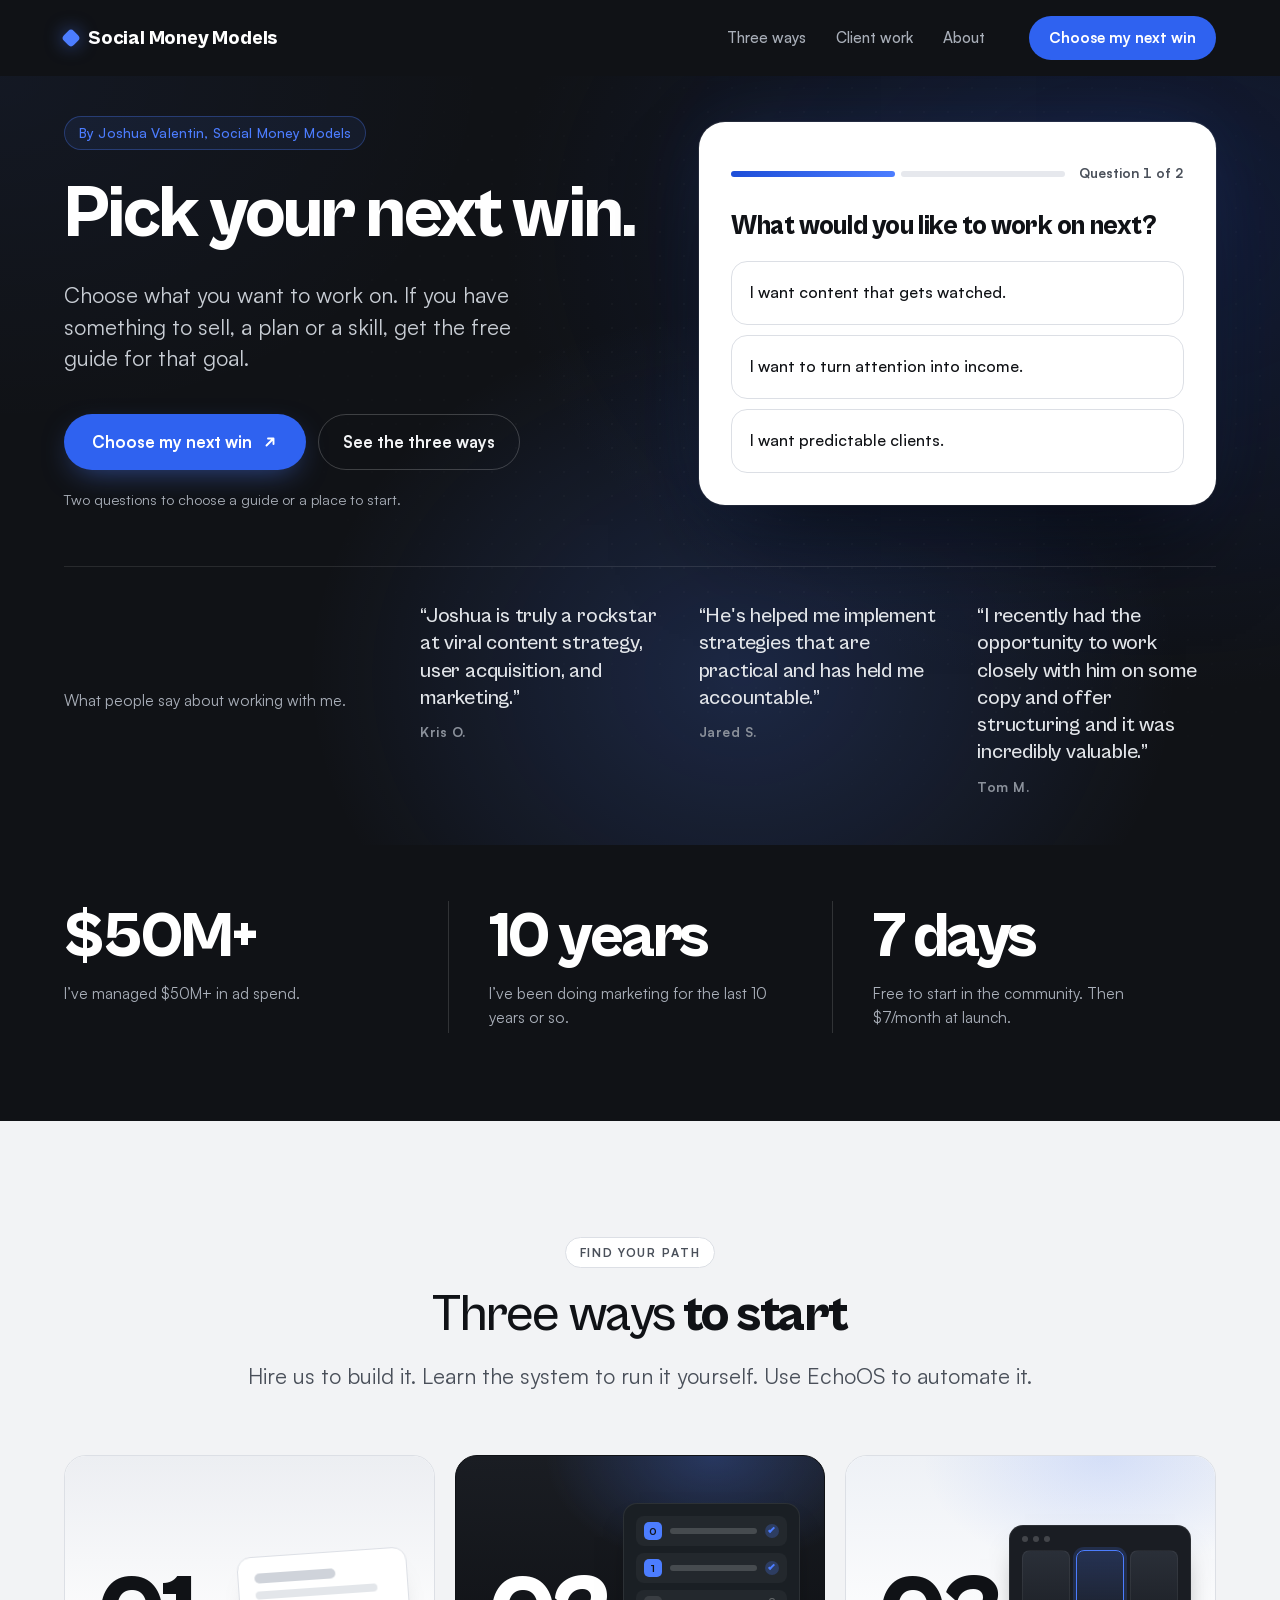
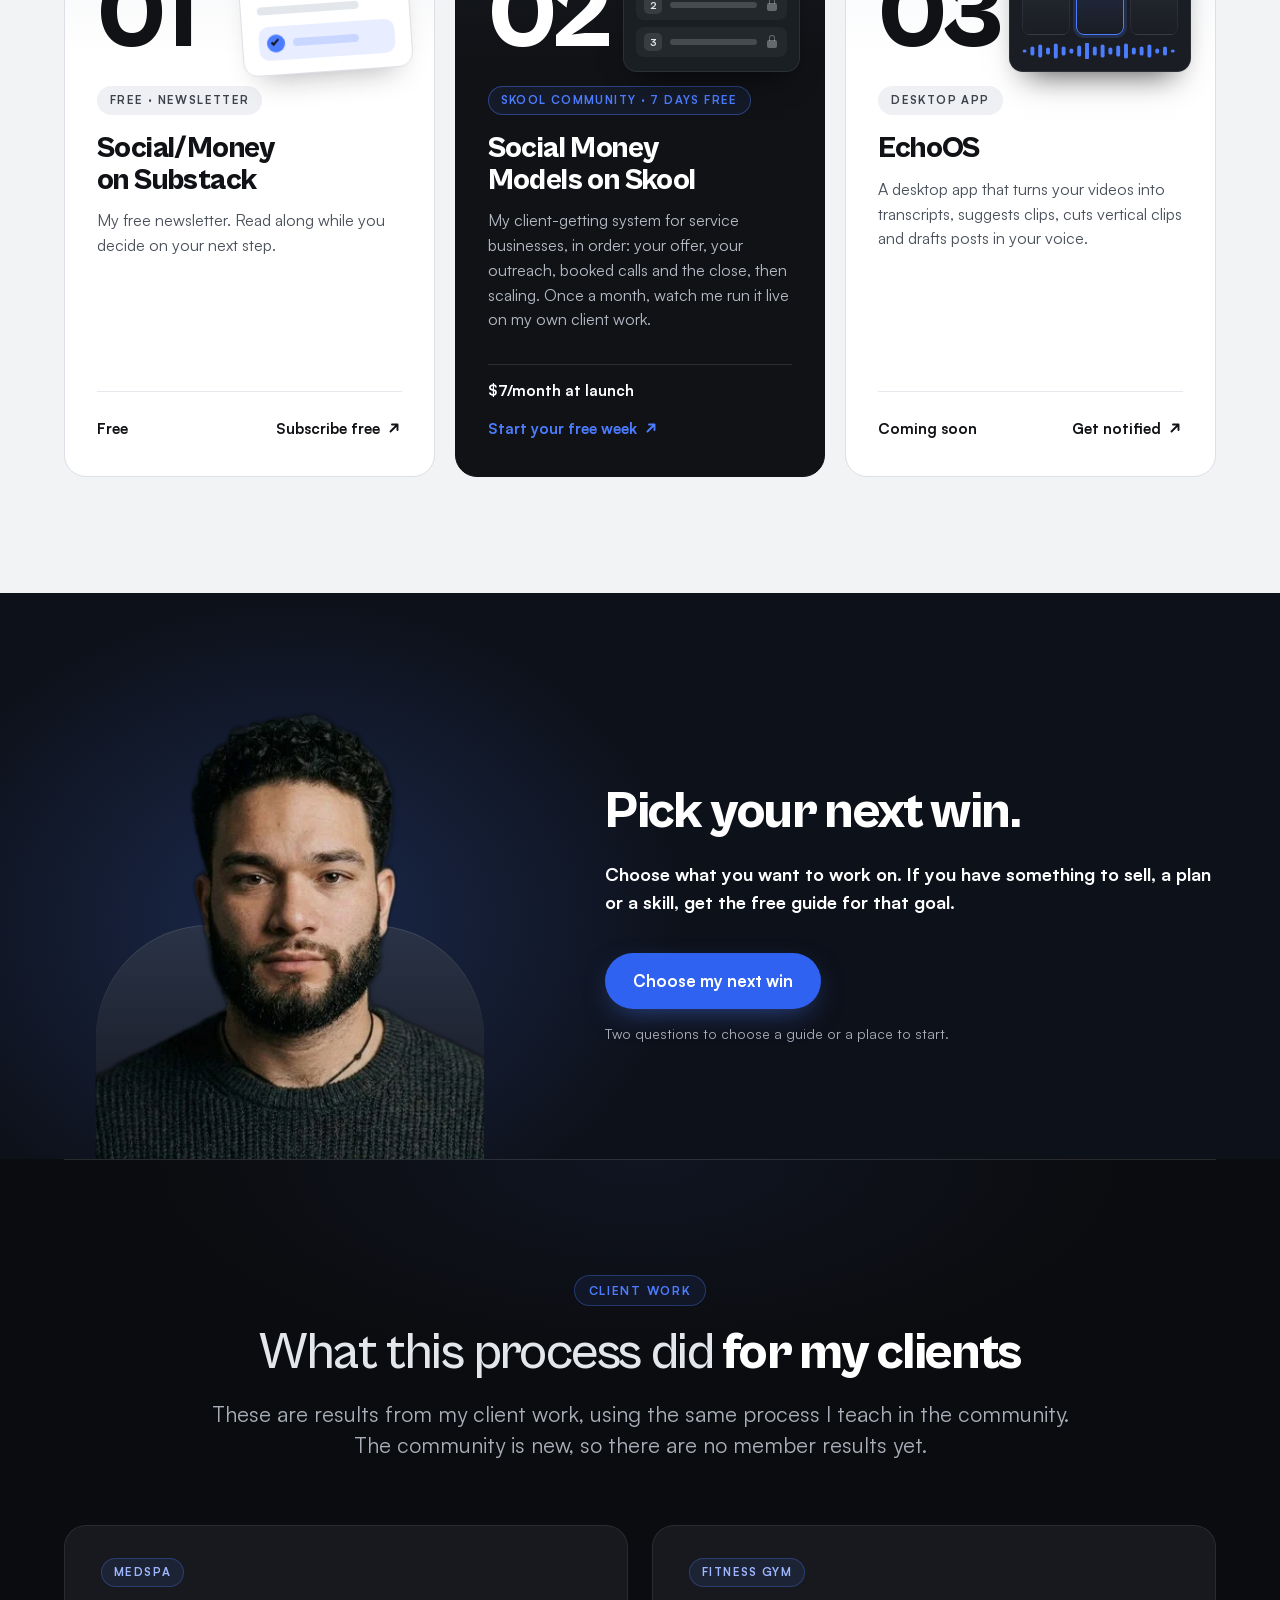
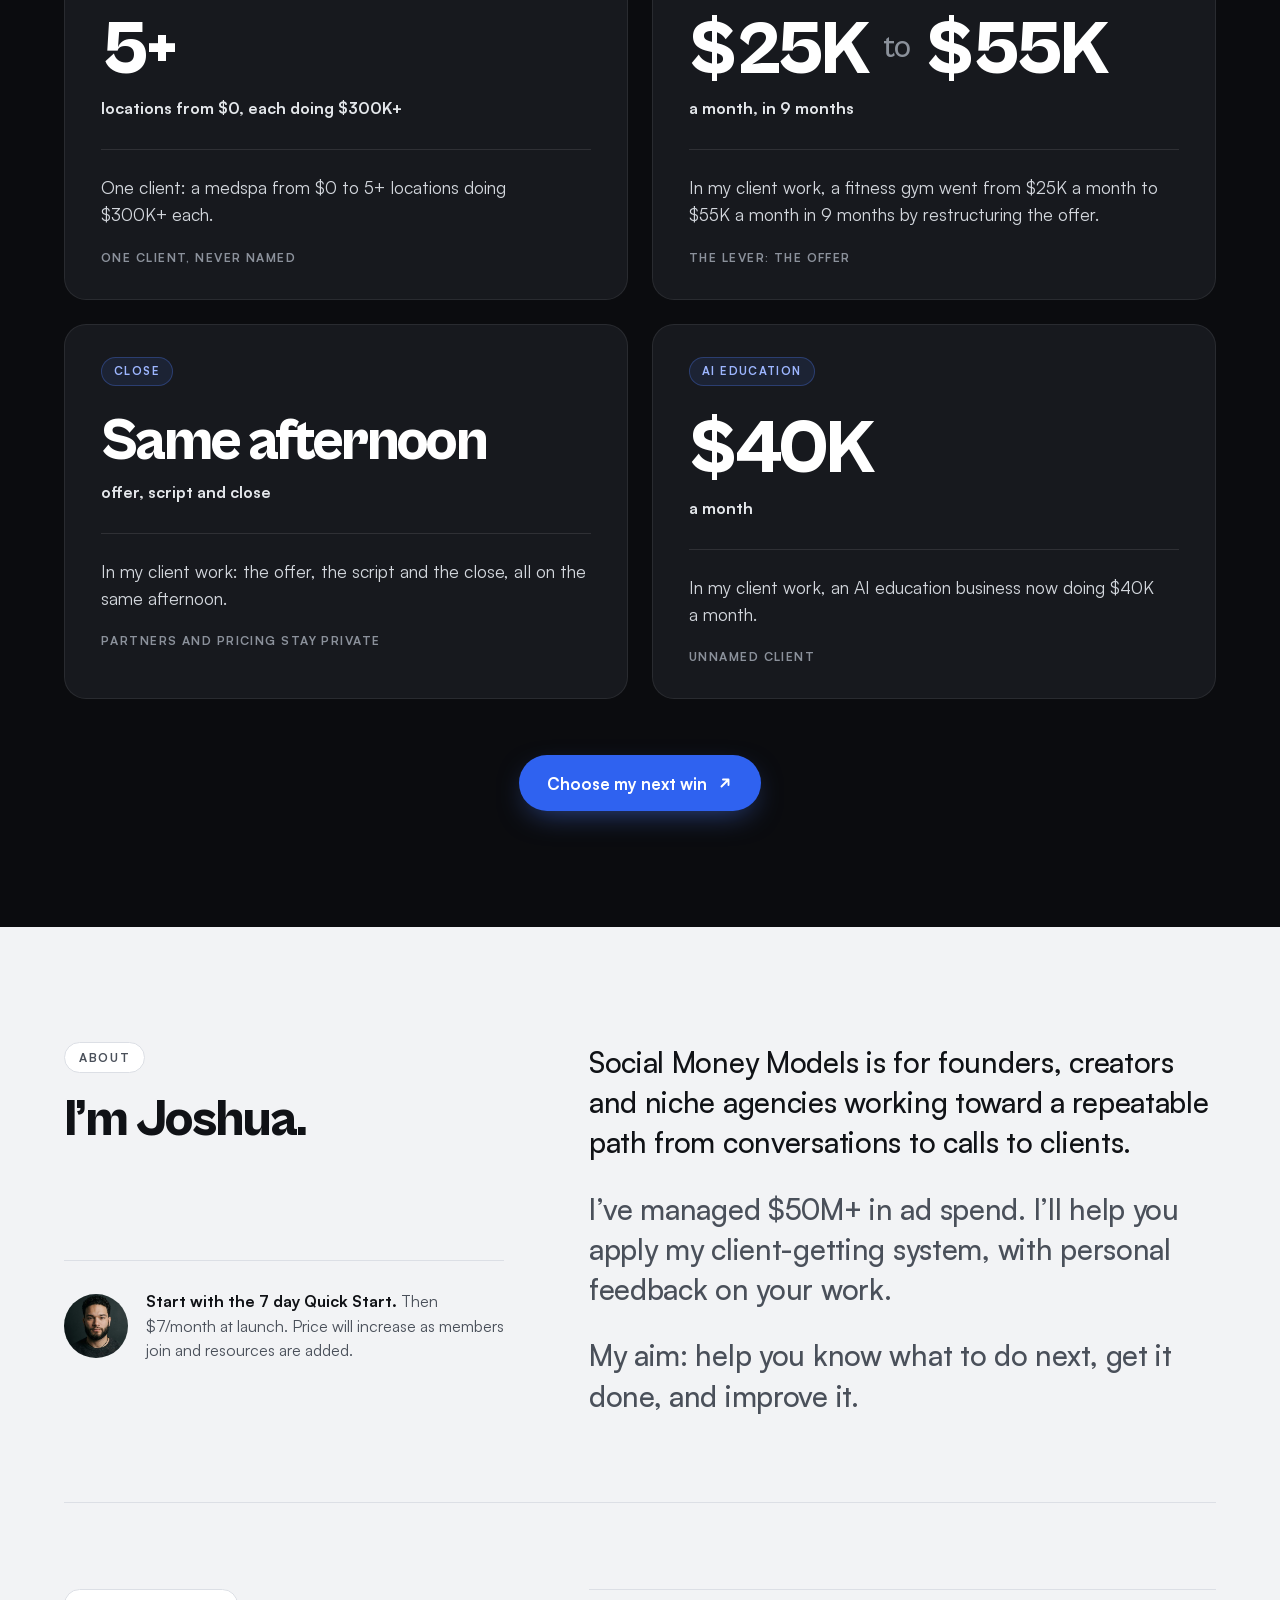
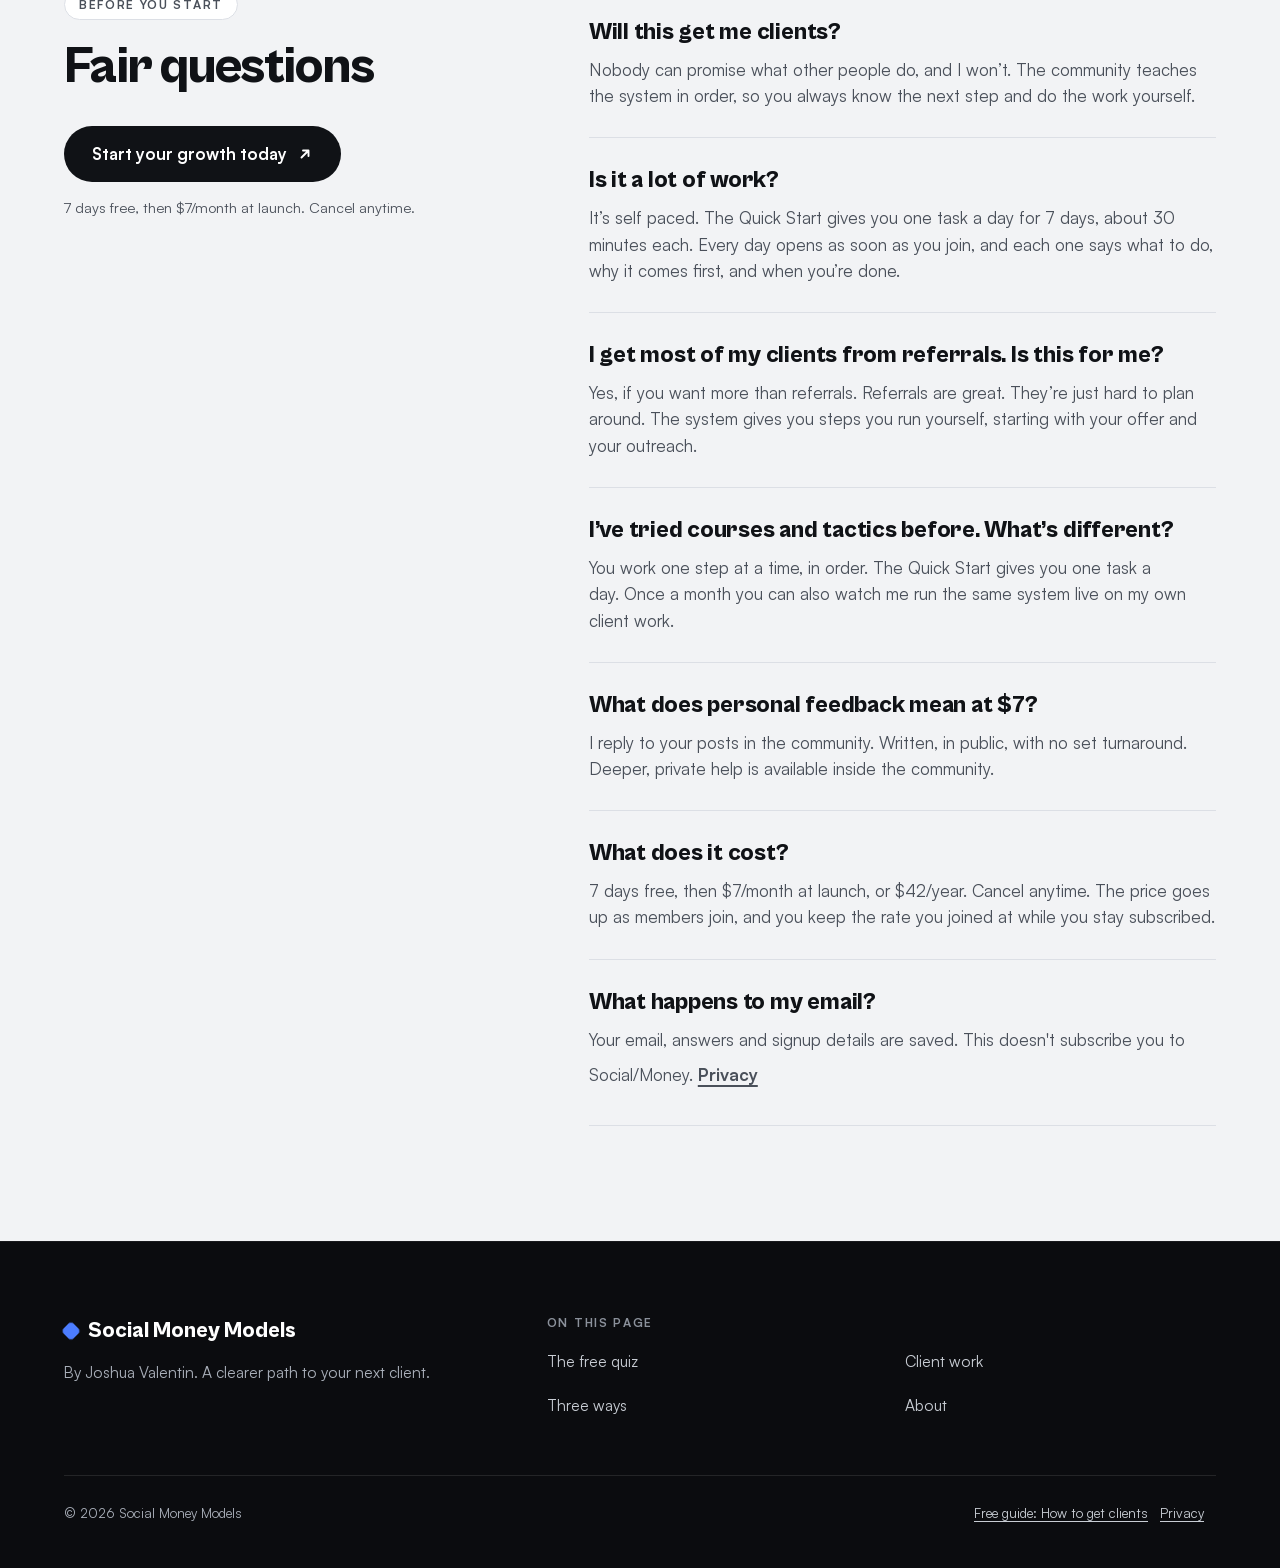
<file: index.html>
<!doctype html>
<html lang="en" class="no-js">
<head>
<meta charset="utf-8">
<meta name="viewport" content="width=device-width, initial-scale=1">
  <!-- Google Tag Manager: the container ID is GTM_ID in /assets/tracking.js -->
  <script src="/assets/tracking.js"></script>
  <script src="/assets/attribution.js"></script>
<meta name="theme-color" content="#101216">
<title>Pick your next win. | Social Money Models</title>
<meta name="description" content="Choose what you want to work on. If you have something to sell, a plan or a skill, get the free guide for that goal.">
<script>document.documentElement.className = 'js';</script>
<link rel="preload" href="assets/fonts/cabinet-grotesk-800.woff2" as="font" type="font/woff2" crossorigin>
<link rel="preload" href="assets/fonts/satoshi-400.woff2" as="font" type="font/woff2" crossorigin>
<link rel="stylesheet" href="assets/site.css">
<link rel="canonical" href="https://socialmoneymodels.com/">
<meta property="og:type" content="website">
<meta property="og:url" content="https://socialmoneymodels.com/">
<meta property="og:title" content="Pick your next win. | Social Money Models">
<meta property="og:description" content="Choose what you want to work on. If you have something to sell, a plan or a skill, get the free guide for that goal.">
</head>
<body>
  <!-- Google Tag Manager (noscript) -->
  <noscript><iframe src="https://www.googletagmanager.com/ns.html?id=GTM-KPSZSQ7B" height="0" width="0" style="display:none;visibility:hidden"></iframe></noscript>
<a class="skip" href="#quiz">Choose my next win</a>

<header class="nav">
  <div class="wrap nav__in">
    <a class="nav__mark" href="#top">Social Money Models</a>
    <nav class="nav__links" aria-label="Sections">
      <a href="#ways">Three ways</a>
      <a href="#work">Client work</a>
      <a href="#about">About</a>
    </nav>
    <a class="pill-btn js-start" href="#quiz">Choose my next win</a>
  </div>
</header>

<main id="main">
<div id="home">

  <section class="hero" id="top" aria-labelledby="hero-title">
    <div class="wrap hero__grid">
      <div class="hero__copy">
        <p class="eyebrow eyebrow--dark">By Joshua Valentin, Social Money Models</p>
        <h1 id="hero-title" class="hero__title" tabindex="-1">Pick your next win.</h1>
        <p class="hero__sub">Choose what you want to work on. If you have something to sell, a plan or a skill, get the free guide for that goal.</p>
        <div class="hero__acts">
          <a class="btn btn--accent js-start" href="#quiz">Choose my next win <svg class="i" viewBox="0 0 16 16" aria-hidden="true"><path d="M4.5 11.5l7-7M6 4.5h5.5V10"/></svg></a>
          <a class="btn-ghost" href="#ways">See the three ways</a>
        </div>
        <p class="hero__under">Two questions to choose a guide or a place to start.</p>
      </div>

      <div class="hero__stage">
<div class="quiz" id="quiz" tabindex="-1">
  <div class="nojs"><p>Two questions to choose a guide or a place to start.</p><a class="link-plain" data-substack href="https://thejoshuav.substack.com/subscribe">Read Social/Money free</a></div>
  <form class="quiz__form" id="quiz-form" novalidate>
    <div class="quiz__bar">
      <button type="button" class="back" hidden>Back</button>
      <div class="progress" aria-hidden="true"><span></span><span></span></div>
      <p class="count" aria-live="polite">Question 1 of 2</p>
    </div>
    <fieldset class="step" data-step="1">
  <legend class="sr">Question 1 of 2</legend>
  <p class="q" tabindex="-1" id="q1">What would you like to work on next?</p>

  <div class="opts" role="group" aria-labelledby="q1">
    <button type="button" class="opt" data-q="1" data-v="content"><span class="opt__text">I want content that gets watched.</span></button>
    <button type="button" class="opt" data-q="1" data-v="income"><span class="opt__text">I want to turn attention into income.</span></button>
    <button type="button" class="opt" data-q="1" data-v="clients"><span class="opt__text">I want predictable clients.</span></button>
  </div>
</fieldset>
<fieldset class="step" data-step="2" hidden>
  <legend class="sr">Question 2 of 2</legend>
  <p class="q" tabindex="-1" id="q2">What do you already have to build on?</p>
  <p class="gate__line">Pick the one that fits best.</p>
  <div class="opts" role="group" aria-labelledby="q2">
    <button type="button" class="opt" data-q="2" data-v="sell"><span class="opt__text">I have something to sell.</span></button>
    <button type="button" class="opt" data-q="2" data-v="plan"><span class="opt__text">I have a plan for what I want to build.</span></button>
    <button type="button" class="opt" data-q="2" data-v="skill"><span class="opt__text">I have a skill I could build around.</span></button>
    <button type="button" class="opt" data-q="2" data-v="none"><span class="opt__text">I don&#x27;t have any of those yet.</span></button>
  </div>
</fieldset>

    <div class="step gate" data-step="3" hidden>
      <p class="q" tabindex="-1" id="q3">Get your free guide.</p>
      <p class="gate__line">Enter your email to open the free guide for the goal you chose.</p>
      <label class="gate__label" for="email">Email</label>
      <div class="gate__row">
        <input class="gate__input" id="email" type="email" autocomplete="email" inputmode="email" required aria-describedby="email-error consent" placeholder="you@example.com">
        <button class="btn btn--accent gate__btn" type="submit">Open my guide</button>
      </div>
      <p class="gate__error" id="email-error" role="alert"></p>
      <p class="gate__consent">Your free guide opens next.</p>
      <p class="gate__consent" id="consent">Your email, answers and signup details are saved. This doesn&#x27;t subscribe you to Social/Money. <a href="/privacy.html">Privacy</a></p>
    </div>
  </form>
</div>
      </div>
    </div>
    <div class="wrap">
      <div class="creds__strip">
        <p class="creds__line">What people say about working with me.</p>
        <ul class="quotes">
          <li class="quote"><p class="quote__text">“Joshua is truly a rockstar at viral content strategy, user acquisition, and marketing.”</p><p class="quote__by">Kris O.</p></li>
          <li class="quote"><p class="quote__text">“He's helped me implement strategies that are practical and has held me accountable.”</p><p class="quote__by">Jared S.</p></li>
          <li class="quote"><p class="quote__text">“I recently had the opportunity to work closely with him on some copy and offer structuring and it was incredibly valuable.”</p><p class="quote__by">Tom M.</p></li>
        </ul>
      </div>
    </div>
  </section>

  <section class="creds" aria-label="Who is behind this">
    <div class="wrap">
      <dl class="stats">
        <div class="stat"><dt>$50M+</dt><dd>I’ve managed $50M+ in ad spend.</dd></div>
        <div class="stat"><dt>10 years</dt><dd>I’ve been doing marketing for the last 10 years or so.</dd></div>
        <div class="stat"><dt>7 days</dt><dd>Free to start in the community. Then $7/month at launch.</dd></div>
      </dl>
    </div>
  </section>

  <section class="ways" id="ways" aria-labelledby="ways-title">
    <div class="wrap">
      <header class="sec-head sec-head--center">
        <p class="eyebrow">Find your path</p>
        <h2 id="ways-title" class="h2"><span class="lt">Three ways</span> to start</h2>
        <p class="sec-sub">Hire us to build it. Learn the system to run it yourself. Use EchoOS to automate it.</p>
      </header>
      <ol class="ways__grid">
        <li class="way way--light">
          <div class="way__top" aria-hidden="true"><span class="way__num">01</span>
            <div class="vig vig--step"><span class="sk sk--w60"></span><span class="sk sk--w90"></span><span class="sk sk--w75"></span><span class="vig__check"><i></i><span class="sk sk--w55"></span></span></div>
          </div>
          <div class="way__body">
            <p class="tag">Free · Newsletter</p>
            <h3 class="way__title">Social/Money on Substack</h3>
            <p class="way__text">My free newsletter. Read along while you decide on your next step.</p>
            <div class="way__foot"><span class="way__price">Free</span><a class="way__link" data-substack href="https://thejoshuav.substack.com/subscribe" rel="noopener">Subscribe free <svg class="i" viewBox="0 0 16 16" aria-hidden="true"><path d="M4.5 11.5l7-7M6 4.5h5.5V10"/></svg></a></div>
          </div>
        </li>
        <li class="way way--dark">
          <div class="way__top" aria-hidden="true"><span class="way__num">02</span>
            <div class="vig vig--course">
              <span class="vig__row is-open"><b>0</b><span class="sk sk--w75"></span><i class="vig__tick"></i></span>
              <span class="vig__row is-open"><b>1</b><span class="sk sk--w60"></span><i class="vig__tick"></i></span>
              <span class="vig__row"><b>2</b><span class="sk sk--w90"></span><i class="vig__lock"></i></span>
              <span class="vig__row"><b>3</b><span class="sk sk--w55"></span><i class="vig__lock"></i></span>
            </div>
          </div>
          <div class="way__body">
            <p class="tag tag--outline">Skool community · 7 days free</p>
            <h3 class="way__title">Social Money Models on Skool</h3>
            <p class="way__text">My client-getting system for service businesses, in order: your offer, your outreach, booked calls and the close, then scaling. Once a month, watch me run it live on my own client work.</p>
            <div class="way__foot"><span class="way__price">$7/month at launch</span><a class="way__link" data-skool href="https://www.skool.com/social-money-models-7594" rel="noopener">Start your free week <svg class="i" viewBox="0 0 16 16" aria-hidden="true"><path d="M4.5 11.5l7-7M6 4.5h5.5V10"/></svg></a></div>
          </div>
        </li>
        <li class="way way--wash">
          <div class="way__top" aria-hidden="true"><span class="way__num">03</span>
            <div class="vig vig--app"><span class="vig__dots"><i></i><i></i><i></i></span><span class="vig__clips"><i></i><i class="is-on"></i><i></i></span>
              <svg class="vig__wave" viewBox="0 0 120 16" preserveAspectRatio="none"><path d="M2 8h0M8 5v6M14 3v10M20 6v4M26 2v12M32 5v6M38 7v2M44 4v8M50 1v14M56 5v6M62 3v10M68 6v4M74 4v8M80 2v12M86 6v4M92 5v6M98 3v10M104 7v2M110 5v6M116 8h0"/></svg>
            </div>
          </div>
          <div class="way__body">
            <p class="tag">Desktop app</p>
            <h3 class="way__title">EchoOS</h3>
            <p class="way__text">A desktop app that turns your videos into transcripts, suggests clips, cuts vertical clips and drafts posts in your voice.</p>
            <div class="way__foot"><span class="way__price">Coming soon</span><a class="way__link" data-notify-toggle aria-controls="notify-echoos" aria-expanded="false" href="https://tryechoos.com/#top" rel="noopener">Get notified <svg class="i" viewBox="0 0 16 16" aria-hidden="true"><path d="M4.5 11.5l7-7M6 4.5h5.5V10"/></svg></a></div>
            <form class="notify" id="notify-echoos" novalidate hidden>
              <label class="notify__label" for="notify-email">Your email</label>
              <div class="notify__row">
                <input class="gate__input notify__input" id="notify-email" type="email" autocomplete="email" inputmode="email" required aria-describedby="notify-error notify-note" placeholder="you@yourbusiness.com">
                <button class="btn btn--accent notify__btn" type="submit">Notify me</button>
              </div>
              <p class="gate__error notify__error" id="notify-error" role="alert"></p>
              <p class="notify__note" id="notify-note" role="status">I’ll email you when EchoOS opens. I don’t sell or share your email.</p>
            </form>
          </div>
        </li>
      </ol>
    </div>
  </section>

  <section class="magnet" aria-labelledby="magnet-title">
    <div class="wrap magnet__grid">
      <div class="magnet__art">
        <figure class="magnet__photo">
          <img src="assets/joshua-cut.webp" width="480" height="480" alt="Joshua Valentin" loading="lazy" decoding="async">
        </figure>
      </div>
      <div class="magnet__copy">
        <h2 id="magnet-title" class="h2">Pick your next win.</h2>
        <p class="magnet__bold">Choose what you want to work on. If you have something to sell, a plan or a skill, get the free guide for that goal.</p>
        <a class="btn btn--accent js-start" href="#quiz">Choose my next win</a>
        <p class="magnet__small">Two questions to choose a guide or a place to start.</p>
      </div>
    </div>
  </section>

  <section class="work" id="work" aria-labelledby="work-title">
    <div class="wrap">
      <header class="sec-head sec-head--center">
        <p class="eyebrow eyebrow--dark">Client work</p>
        <h2 id="work-title" class="h2"><span class="lt">What this process did</span> for my clients</h2>
        <p class="sec-sub">These are results from my client work, using the same process I teach in the community. The community is new, so there are no member results yet.</p>
      </header>
      <div class="work__grid">
        <article class="case">
          <p class="tag tag--dark">Medspa</p>
          <p class="case__fig">5+</p>
          <p class="case__unit">locations from $0, each doing $300K+</p>
          <p class="case__line">One client: a medspa from $0 to 5+ locations doing $300K+ each.</p>
          <p class="case__foot">One client, never named</p>
        </article>
        <article class="case">
          <p class="tag tag--dark">Fitness gym</p>
          <p class="case__fig">$25K <span class="case__to">to</span> $55K</p>
          <p class="case__unit">a month, in 9 months</p>
          <p class="case__line">In my client work, a fitness gym went from $25K a month to $55K a month in 9 months by restructuring the offer.</p>
          <p class="case__foot">The lever: the offer</p>
        </article>
        <article class="case">
          <p class="tag tag--dark">Close</p>
          <p class="case__fig case__fig--word">Same afternoon</p>
          <p class="case__unit">offer, script and close</p>
          <p class="case__line">In my client work: the offer, the script and the close, all on the same afternoon.</p>
          <p class="case__foot">Partners and pricing stay private</p>
        </article>
        <article class="case">
          <p class="tag tag--dark">AI education</p>
          <p class="case__fig">$40K</p>
          <p class="case__unit">a month</p>
          <p class="case__line">In my client work, an AI education business now doing $40K a month.</p>
          <p class="case__foot">Unnamed client</p>
        </article>
      </div>
      <div class="work__act">
        <a class="btn btn--accent js-start" href="#quiz">Choose my next win <svg class="i" viewBox="0 0 16 16" aria-hidden="true"><path d="M4.5 11.5l7-7M6 4.5h5.5V10"/></svg></a>
      </div>
    </div>
  </section>

  <section class="about" id="about" aria-labelledby="about-title">
    <div class="wrap about__grid">
      <div class="about__lead">
        <p class="eyebrow">About</p>
        <h2 id="about-title" class="h2">I’m Joshua.</h2>
      </div>
      <div class="about__text">
        <div class="about__big">
          <p>Social Money Models is for founders, creators and niche agencies working toward a repeatable path from conversations to calls to clients.</p>
          <p>I’ve managed $50M+ in ad spend. I’ll help you apply my client-getting system, with personal feedback on your work.</p>
          <p>My aim: help you know what to do next, get it done, and improve it.</p>
        </div>
        <div class="about__sign">
          <img src="assets/joshua.jpg" width="480" height="480" alt="" loading="lazy" decoding="async">
          <p><strong>Start with the 7 day Quick Start.</strong> Then $7/month at launch. Price will increase as members join and resources are added.</p>
        </div>
      </div>
    </div>
  </section>

  <section class="faq" aria-labelledby="faq-title">
    <div class="wrap faq__grid">
      <div class="faq__lead">
        <p class="eyebrow">Before you start</p>
        <h2 id="faq-title" class="h2">Fair questions</h2>
        <a class="btn btn--ink" data-skool href="https://www.skool.com/social-money-models-7594" rel="noopener">Start your growth today <svg class="i" viewBox="0 0 16 16" aria-hidden="true"><path d="M4.5 11.5l7-7M6 4.5h5.5V10"/></svg></a>
        <p class="faq__under">7 days free, then $7/month at launch. Cancel anytime.</p>
      </div>
      <dl class="faq__list">
        <div>
          <dt>Will this get me clients?</dt>
          <dd>Nobody can promise what other people do, and I won’t. The community teaches the system in order, so you always know the next step and do the work yourself.</dd>
        </div>
        <div>
          <dt>Is it a lot of work?</dt>
          <dd>It’s self paced. The Quick Start gives you one task a day for 7 days, about 30 minutes each. Every day opens as soon as you join, and each one says what to do, why it comes first, and when you’re done.</dd>
        </div>
        <div>
          <dt>I get most of my clients from referrals. Is this for me?</dt>
          <dd>Yes, if you want more than referrals. Referrals are great. They’re just hard to plan around. The system gives you steps you run yourself, starting with your offer and your outreach.</dd>
        </div>
        <div>
          <dt>I’ve tried courses and tactics before. What’s different?</dt>
          <dd>You work one step at a time, in order. The Quick Start gives you one task a day. Once a month you can also watch me run the same system live on my own client work.</dd>
        </div>
        <div>
          <dt>What does personal feedback mean at $7?</dt>
          <dd>I reply to your posts in the community. Written, in public, with no set turnaround. Deeper, private help is available inside the community.</dd>
        </div>
        <div>
          <dt>What does it cost?</dt>
          <dd>7 days free, then $7/month at launch, or $42/year. Cancel anytime. The price goes up as members join, and you keep the rate you joined at while you stay subscribed.</dd>
        </div>
        <div>
          <dt>What happens to my email?</dt>
          <dd>Your email, answers and signup details are saved. This doesn&#x27;t subscribe you to Social/Money. <a class="link-plain" href="/privacy.html">Privacy</a></dd>
        </div>
      </dl>
    </div>
  </section>
</div>

<div id="result" hidden>
  <article class="result quiz-outcome" data-result="newsletter" hidden>
    <div class="quiz-outcome__card">
      <h1 class="result__title" tabindex="-1">Start with an idea you want to build.</h1>
      <p class="quiz-outcome__body">The guides are for people with something to sell, a plan or a skill to build around. If you&#x27;re still figuring that out, read Social/Money, Joshua Valentin&#x27;s free newsletter, while you decide what you want to do next.</p>
      <a class="btn btn--accent" data-substack href="https://thejoshuav.substack.com/subscribe" rel="noopener">Read Social/Money free</a>
      <p class="gate__consent">Opens on Substack. Subscribe there if you want it in your inbox.</p>
      <button type="button" class="link-plain change-answer">Change my answer</button>
    </div>
  </article>
</div>
</main>

<footer class="foot">
  <div class="wrap">
    <div class="foot__top">
      <div class="foot__brand">
        <p class="foot__mark">Social Money Models</p>
        <p class="foot__by">By Joshua Valentin. A clearer path to your next client.</p>
      </div>
      <nav class="foot__nav" aria-label="Footer">
        <p class="foot__h">On this page</p>
        <a href="#quiz">The free quiz</a>
        <a href="#ways">Three ways</a>
        <a href="#work">Client work</a>
        <a href="#about">About</a>
      </nav>
    </div>
    <div class="foot__base">
      <p>© 2026 Social Money Models</p>
      <p><a href="/how-to-get-clients/">Free guide: How to get clients</a><a href="/privacy.html">Privacy</a></p>
    </div>
  </div>
</footer>

<script src="assets/site.js" defer></script>
</body>
</html>
</file>
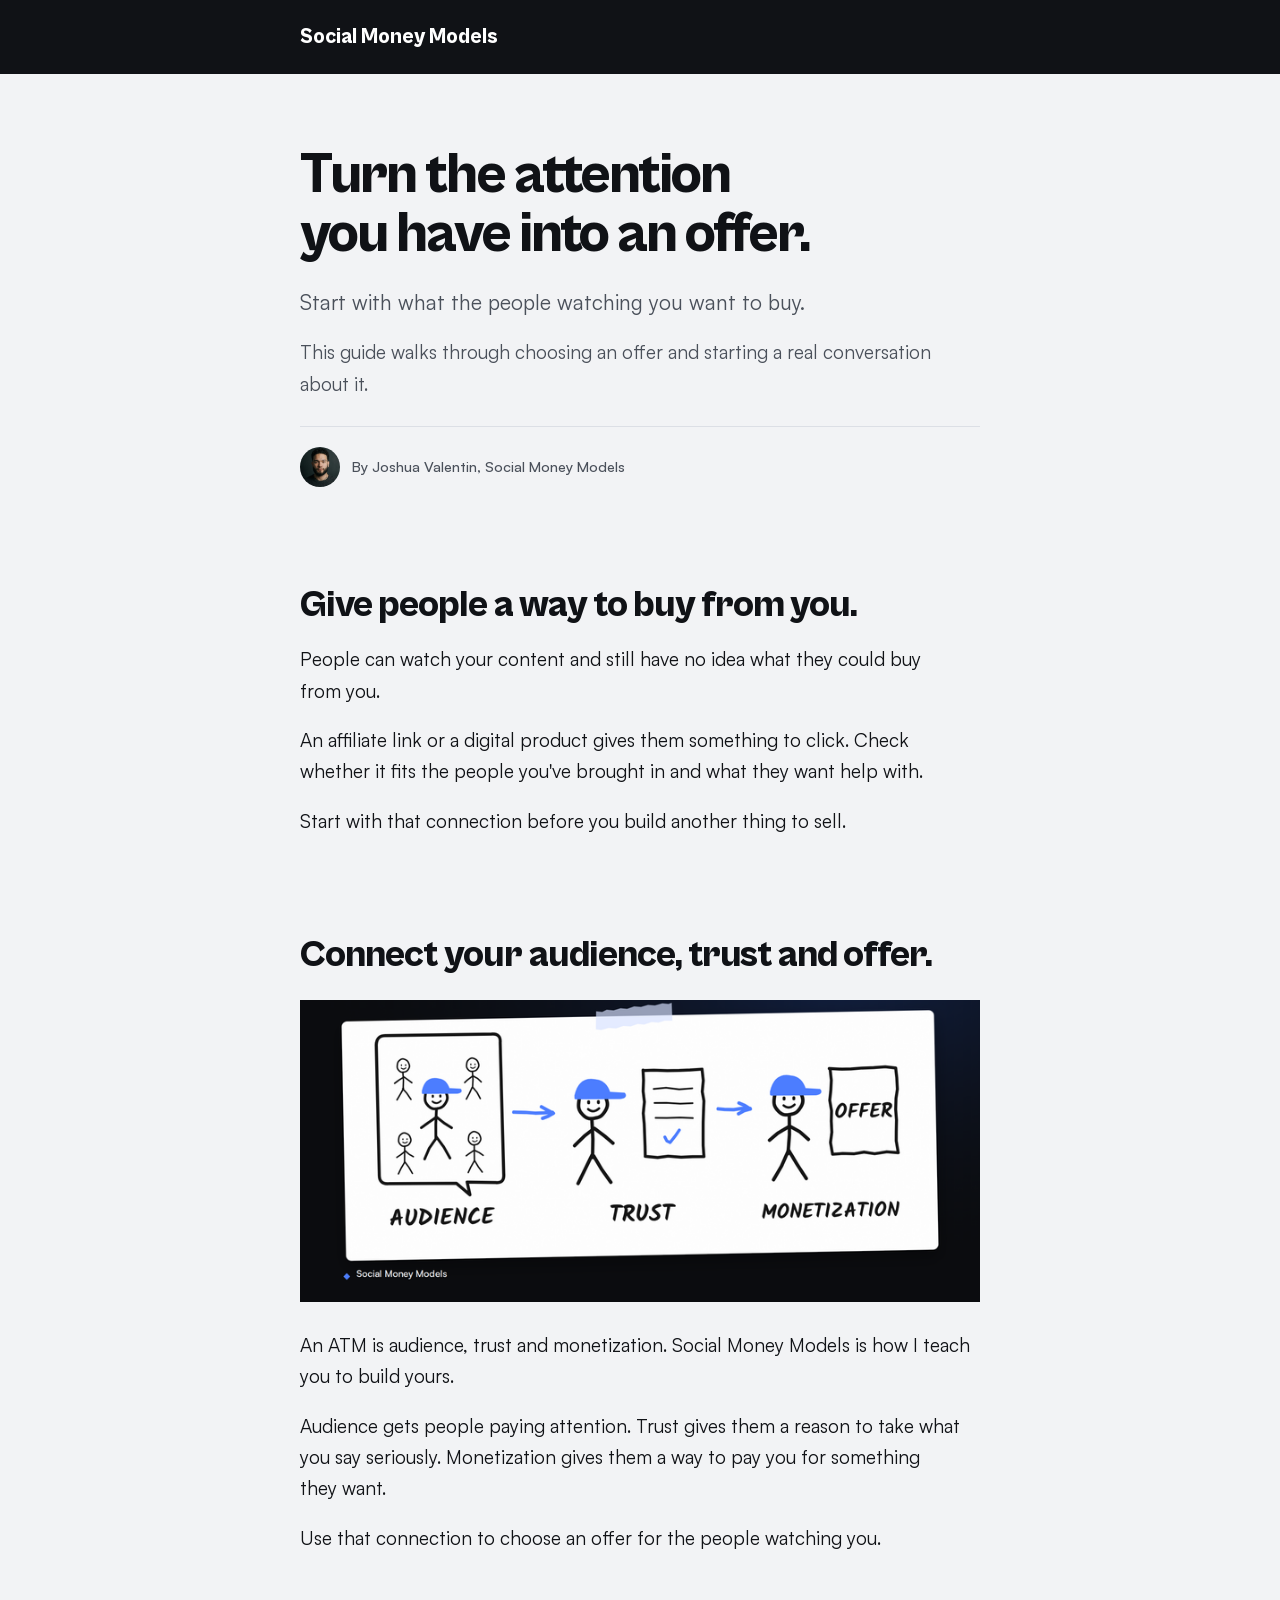
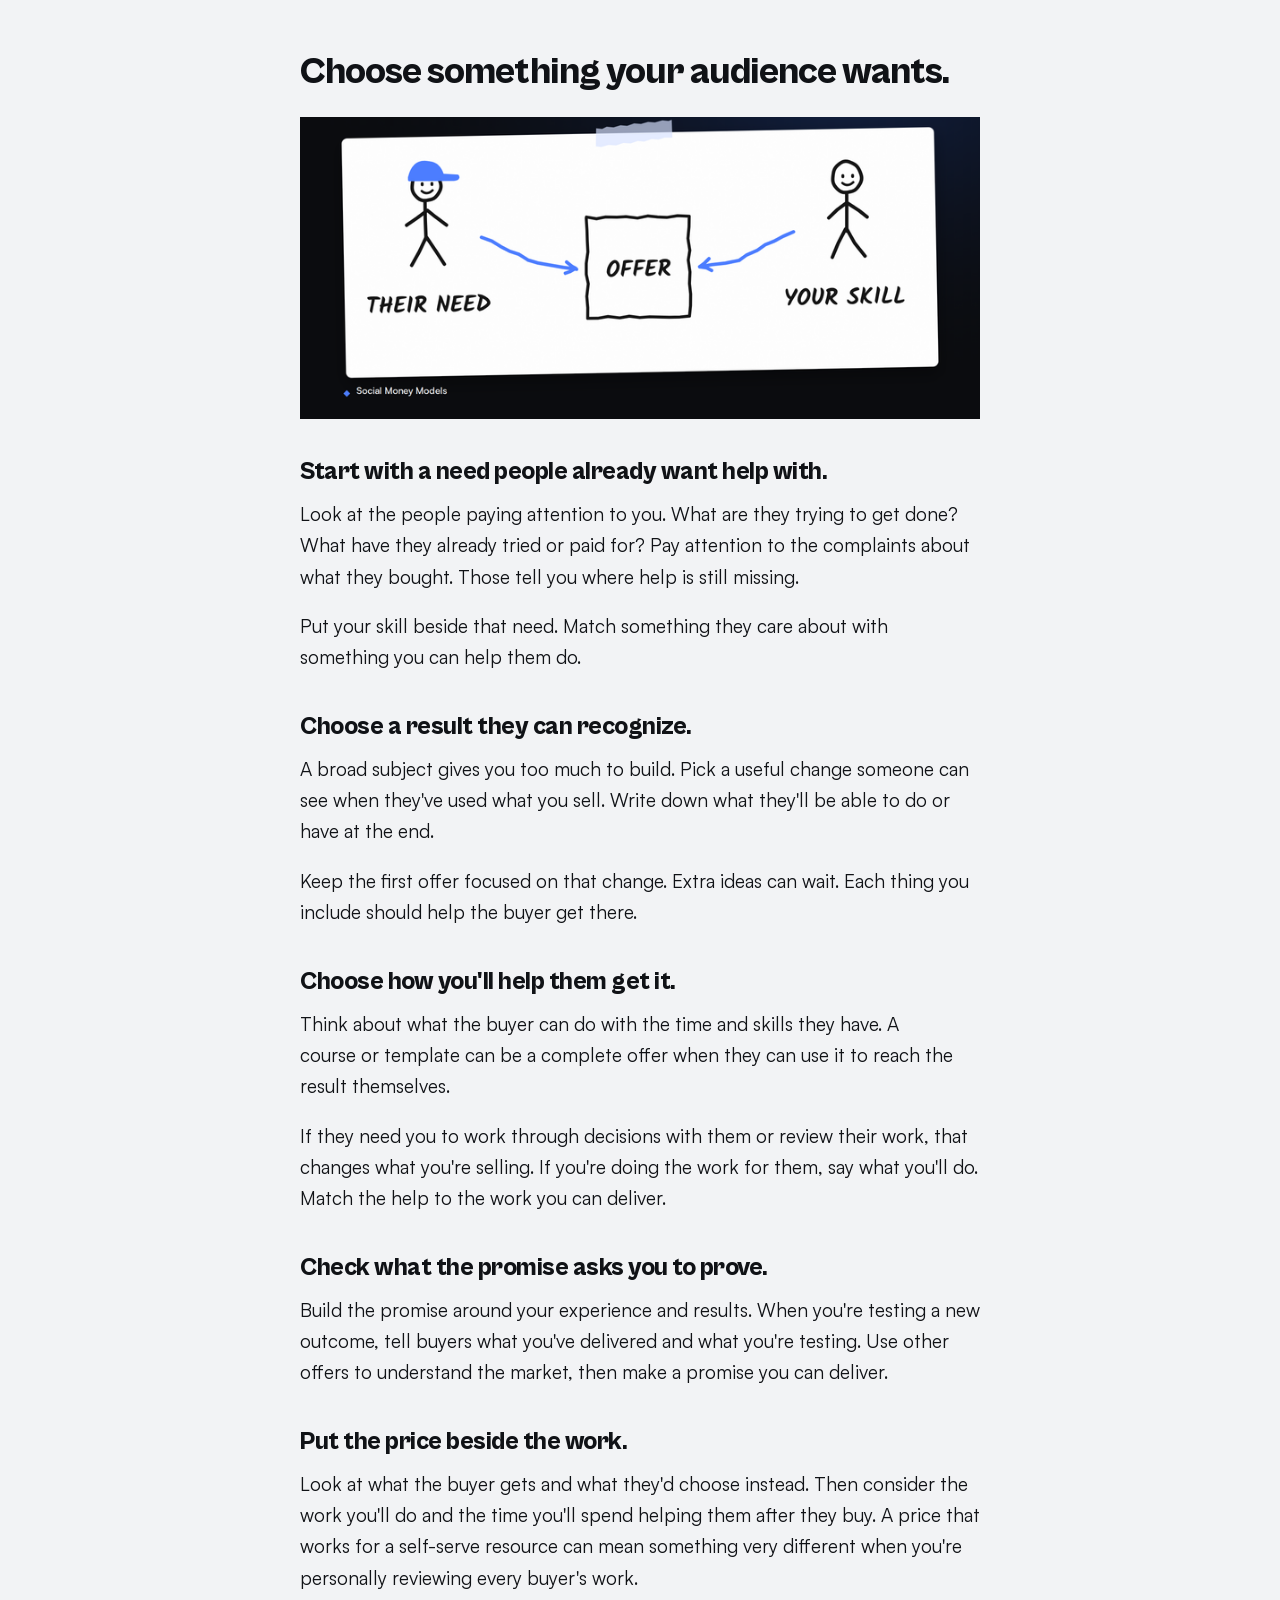
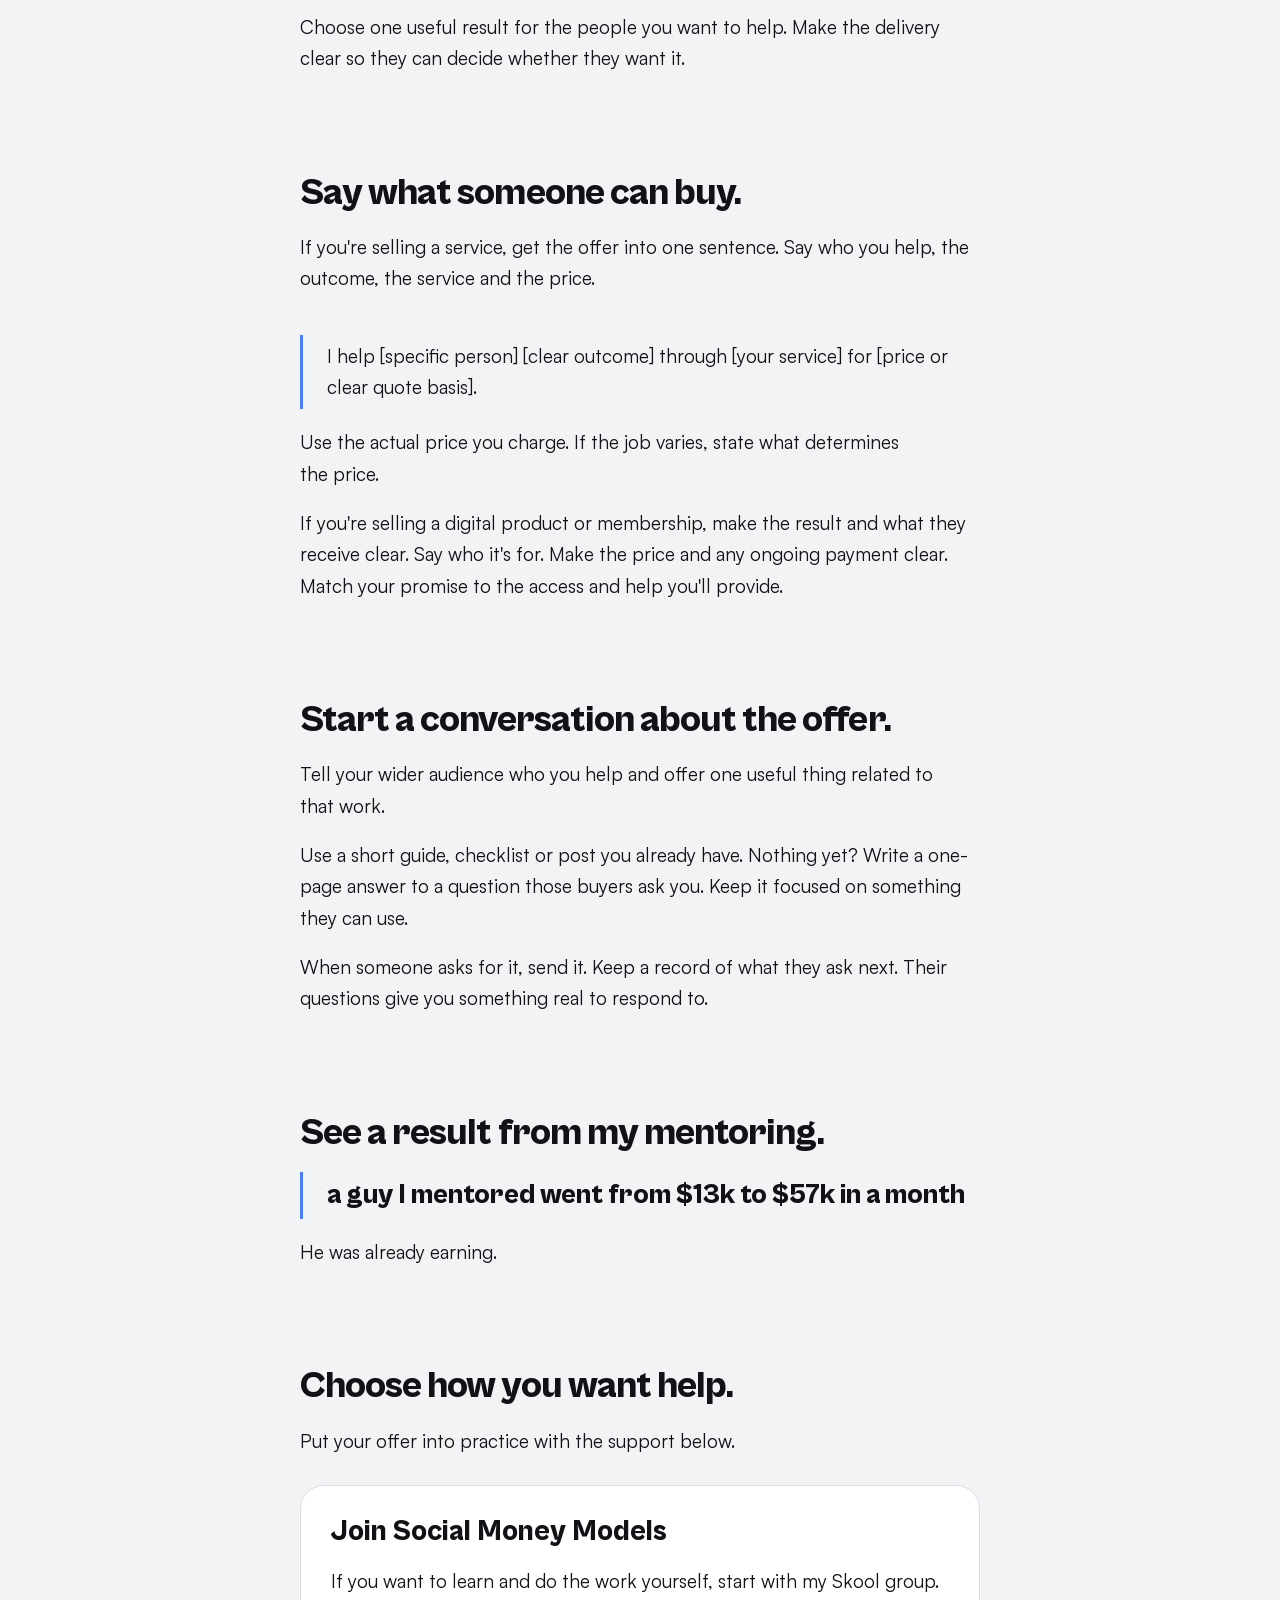
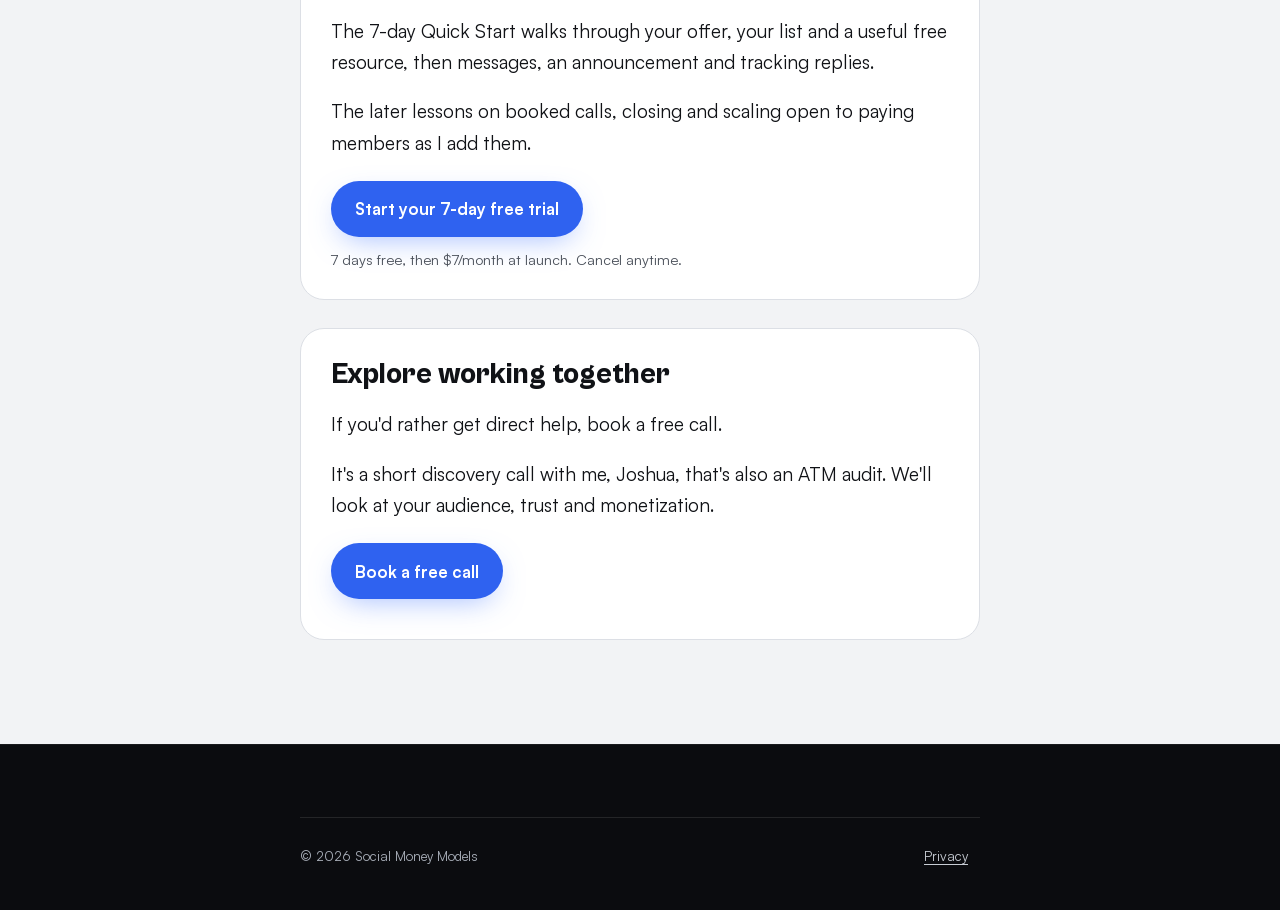
<file: attention-to-income/index.html>
<!doctype html>
<html lang="en">
<head>
<meta charset="utf-8">
<meta name="viewport" content="width=device-width, initial-scale=1">
<script src="/assets/tracking.js"></script>
<script src="/assets/attribution.js"></script>
<meta name="theme-color" content="#101216">
<title>Turn the attention you have into an offer. | Social Money Models</title>
<meta name="description" content="Start with what the people watching you want to buy.">
<link rel="canonical" href="https://socialmoneymodels.com/attention-to-income/">
<link rel="preload" href="/assets/fonts/cabinet-grotesk-800.woff2" as="font" type="font/woff2" crossorigin>
<link rel="preload" href="/assets/fonts/satoshi-400.woff2" as="font" type="font/woff2" crossorigin>
<link rel="stylesheet" href="/assets/site.css">
<link rel="stylesheet" href="/assets/guide.css">
<link rel="stylesheet" href="/assets/approved-guides.css">
<script src="/assets/approved-guides.js" defer></script>
</head>
<body>
<noscript><iframe src="https://www.googletagmanager.com/ns.html?id=GTM-KPSZSQ7B" height="0" width="0" style="display:none;visibility:hidden"></iframe></noscript>
<header class="guide-masthead">
<div class="col">Social Money Models</div></header>
<main class="guide-page">
<div class="col">
<header class="g-top">
<h1 data-copy="0">Turn the attention you have into an offer.</h1>
<p data-copy="1" class="dek">Start with what the people watching you want to buy.</p>
<p data-copy="2" class="takeaway">This guide walks through choosing an offer and starting a real conversation about it.</p>
<div class="byline"><img src="/assets/joshua.jpg" alt="">
<p data-copy="3">By Joshua Valentin, Social Money Models</p>
</div></header>
<section class="g-sec">
<h2 data-copy="4">Give people a way to buy from you.</h2>
<div data-copy="5">
<p>People can watch your content and still have no idea what they could buy from you.</p>
<p>An affiliate link or a digital product gives them something to click. Check whether it fits the people you&#x27;ve brought in and what they want help with.</p>
<p>Start with that connection before you build another thing to sell.</p>
</div>
</section>
<section class="g-sec">
<h2 data-copy="6">Connect your audience, trust and offer.</h2>
<img class="guide-illustration" src="/assets/guide-illustrations/04-income-atm-760.png"
  srcset="/assets/guide-illustrations/04-income-atm-760.png 760w, /assets/guide-illustrations/04-income-atm.png 1600w"
  sizes="(max-width: 400px) calc(100vw - 40px), (max-width: 756px) 90vw, 680px"
  width="1600" height="710" loading="lazy" decoding="async"
  alt="The same blue capped buyer moves from audience attention to trust in useful material and an offer they can buy.">
<div data-copy="7">
<p>An ATM is audience, trust and monetization. Social Money Models is how I teach you to build yours.</p>
<p>Audience gets people paying attention. Trust gives them a reason to take what you say seriously. Monetization gives them a way to pay you for something they want.</p>
<p>Use that connection to choose an offer for the people watching you.</p>
</div>
</section>
<section class="g-sec">
<h2 data-copy="8">Choose something your audience wants.</h2>
<img class="guide-illustration" src="/assets/guide-illustrations/03-audience-offer-760.png"
  srcset="/assets/guide-illustrations/03-audience-offer-760.png 760w, /assets/guide-illustrations/03-audience-offer.png 1600w"
  sizes="(max-width: 400px) calc(100vw - 40px), (max-width: 756px) 90vw, 680px"
  width="1600" height="710" loading="lazy" decoding="async"
  alt="A buyer’s need and the seller’s skill point into one focused offer.">
<div data-copy="9" class="criteria">
<h3>Start with a need people already want help with.</h3>
<p>Look at the people paying attention to you. What are they trying to get done? What have they already tried or paid for? Pay attention to the complaints about what they bought. Those tell you where help is still missing.</p>
<p>Put your skill beside that need. Match something they care about with something you can help them do.</p>
<h3>Choose a result they can recognize.</h3>
<p>A broad subject gives you too much to build. Pick a useful change someone can see when they&#x27;ve used what you sell. Write down what they&#x27;ll be able to do or have at the end.</p>
<p>Keep the first offer focused on that change. Extra ideas can wait. Each thing you include should help the buyer get there.</p>
<h3>Choose how you&#x27;ll help them get it.</h3>
<p>Think about what the buyer can do with the time and skills they have. A course or template can be a complete offer when they can use it to reach the result themselves.</p>
<p>If they need you to work through decisions with them or review their work, that changes what you&#x27;re selling. If you&#x27;re doing the work for them, say what you&#x27;ll do. Match the help to the work you can deliver.</p>
<h3>Check what the promise asks you to prove.</h3>
<p>Build the promise around your experience and results. When you&#x27;re testing a new outcome, tell buyers what you&#x27;ve delivered and what you&#x27;re testing. Use other offers to understand the market, then make a promise you can deliver.</p>
<h3>Put the price beside the work.</h3>
<p>Look at what the buyer gets and what they&#x27;d choose instead. Then consider the work you&#x27;ll do and the time you&#x27;ll spend helping them after they buy. A price that works for a self-serve resource can mean something very different when you&#x27;re personally reviewing every buyer&#x27;s work.</p>
<p>Choose one useful result for the people you want to help. Make the delivery clear so they can decide whether they want it.</p>
</div>
</section>
<section class="g-sec">
<h2 data-copy="10">Say what someone can buy.</h2>
<div data-copy="11">
<p>If you&#x27;re selling a service, get the offer into one sentence. Say who you help, the outcome, the service and the price.</p>
</div>
<div data-copy="12" class="application">
<p>I help [specific person] [clear outcome] through [your service] for [price or clear quote basis].</p>
</div>
<div data-copy="13">
<p>Use the actual price you charge. If the job varies, state what determines the price.</p>
</div>
<div data-copy="14">
<p>If you&#x27;re selling a digital product or membership, make the result and what they receive clear. Say who it&#x27;s for. Make the price and any ongoing payment clear. Match your promise to the access and help you&#x27;ll provide.</p>
</div>
</section>
<section class="g-sec">
<h2 data-copy="15">Start a conversation about the offer.</h2>
<div data-copy="16">
<p>Tell your wider audience who you help and offer one useful thing related to that work.</p>
<p>Use a short guide, checklist or post you already have. Nothing yet? Write a one-page answer to a question those buyers ask you. Keep it focused on something they can use.</p>
<p>When someone asks for it, send it. Keep a record of what they ask next. Their questions give you something real to respond to.</p>
</div>
</section>
<section class="g-sec">
<h2 data-copy="17">See a result from my mentoring.</h2>
<p data-copy="18" class="proof-line application">a guy I mentored went from $13k to $57k in a month</p>
<div data-copy="19">
<p>He was already earning.</p>
</div>
</section>
<section class="g-sec">
<h2 data-copy="20">Choose how you want help.</h2>
<div data-copy="21">
<p>Put your offer into practice with the support below.</p>
</div>
<div class="ask">
<div data-copy="22">
<h3>Join Social Money Models</h3>
<p>If you want to learn and do the work yourself, start with my Skool group.</p>
<p>The 7-day Quick Start walks through your offer, your list and a useful free resource, then messages, an announcement and tracking replies.</p>
<p>The later lessons on booked calls, closing and scaling open to paying members as I add them.</p>
</div>
<a data-copy="23" class="btn btn--accent" data-skool href="https://www.skool.com/social-money-models-7594">Start your 7-day free trial</a>
<p data-copy="24" class="micro" data-guide-terms>7 days free, then $7/month at launch. Cancel anytime.</p>
</div>
<div class="ask">
<div data-copy="25">
<h3>Explore working together</h3>
<p>If you&#x27;d rather get direct help, book a free call.</p>
<p>It&#x27;s a short discovery call with me, Joshua, that&#x27;s also an ATM audit. We&#x27;ll look at your audience, trust and monetization.</p>
</div>
<a data-copy="26" class="btn btn--accent" data-guide-call href="https://calendly.com/socialmoneymodels/free-discovery-call-atm-audit">Book a free call</a>
<p data-copy="27" class="micro"></p>
</div>
</section>
</div>
</main>
<footer class="foot">
  <div class="col foot__base">
    <p>© 2026 Social Money Models</p>
    <p><a href="/privacy.html">Privacy</a></p>
  </div>
</footer>
</body>
</html>
</file>
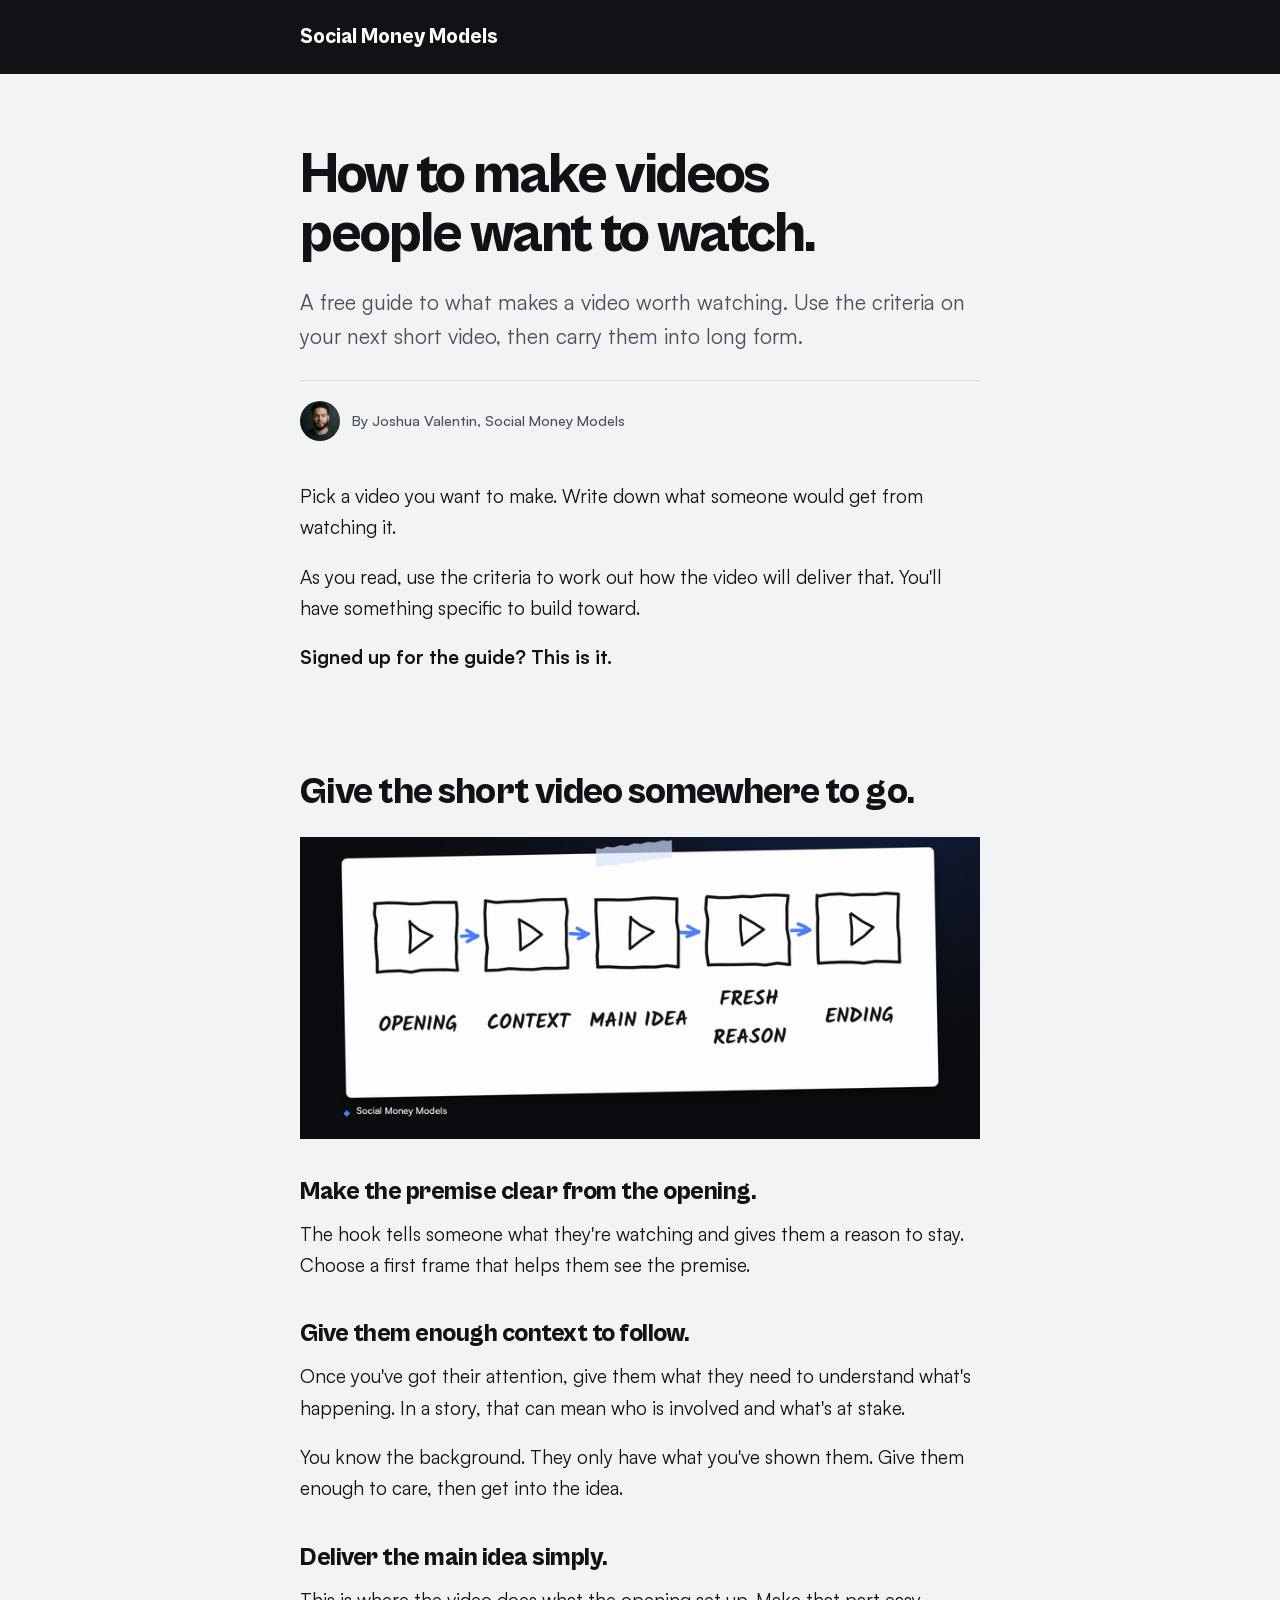
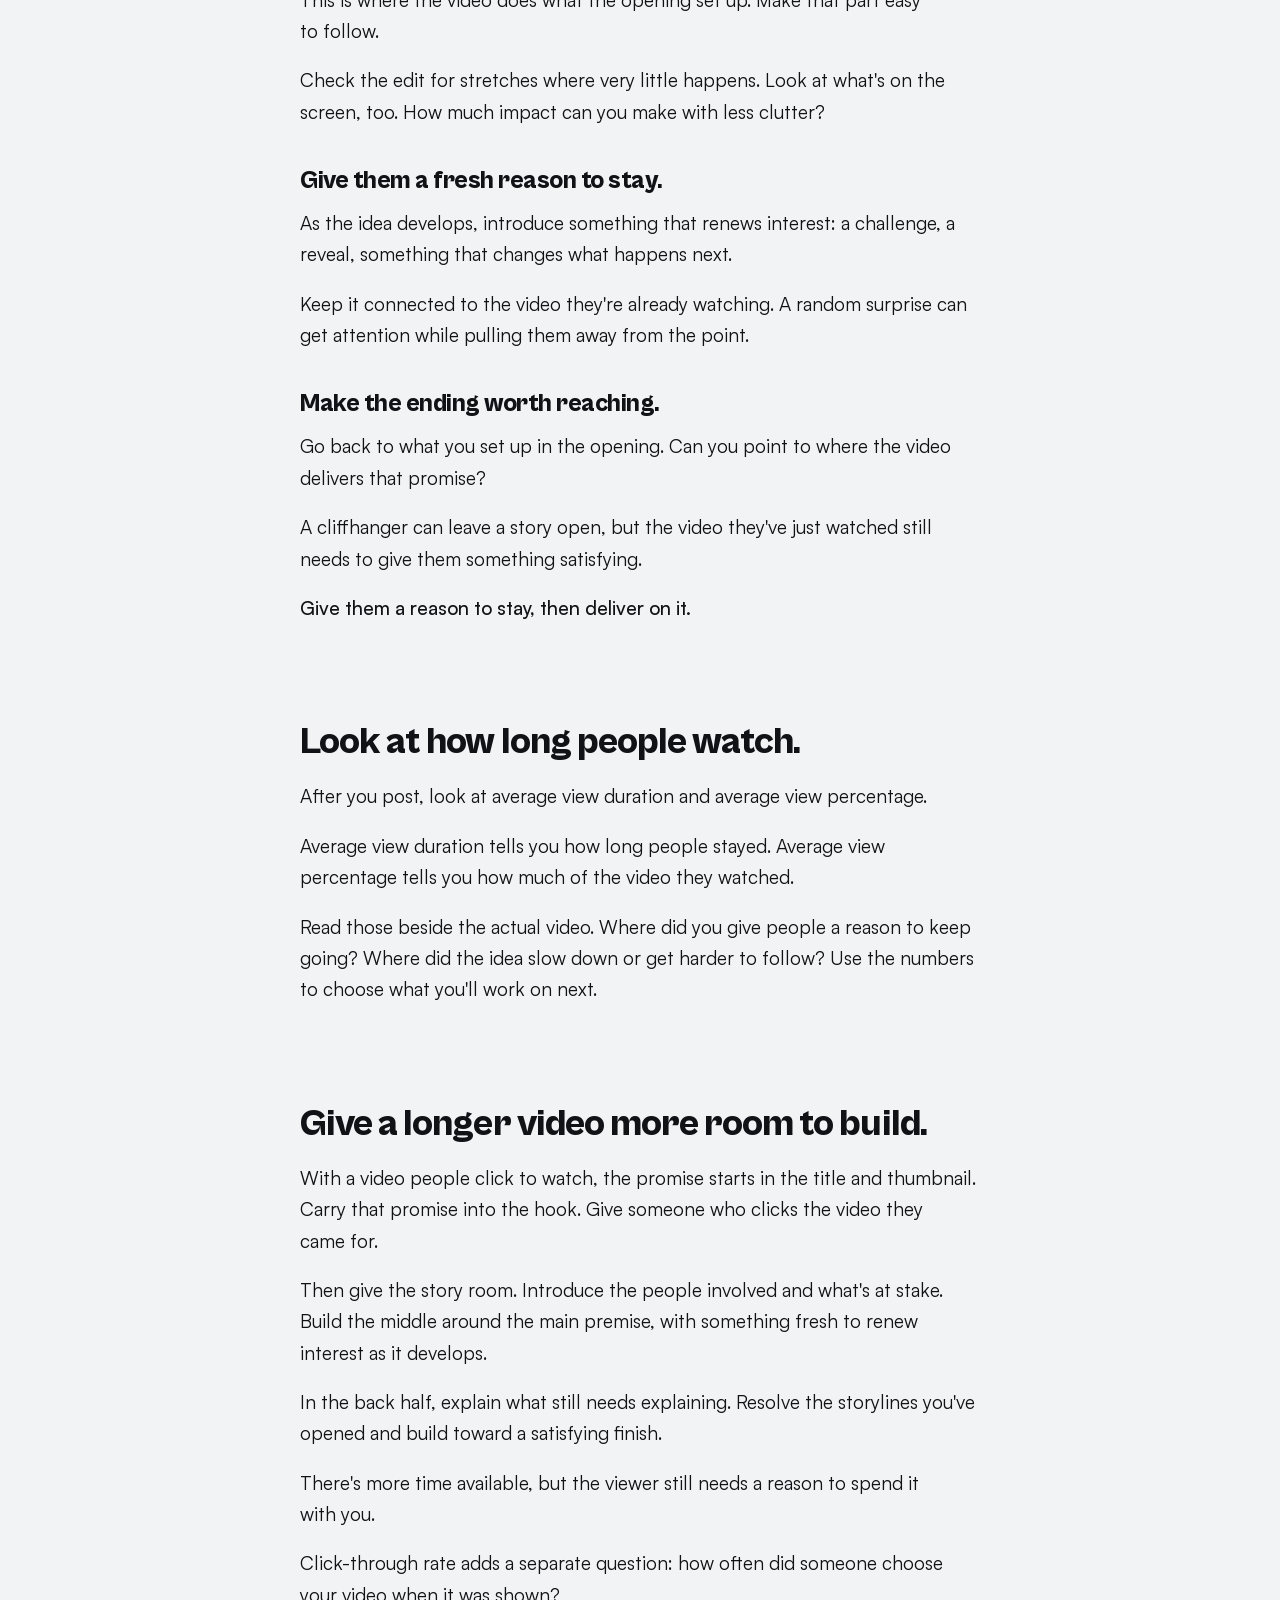
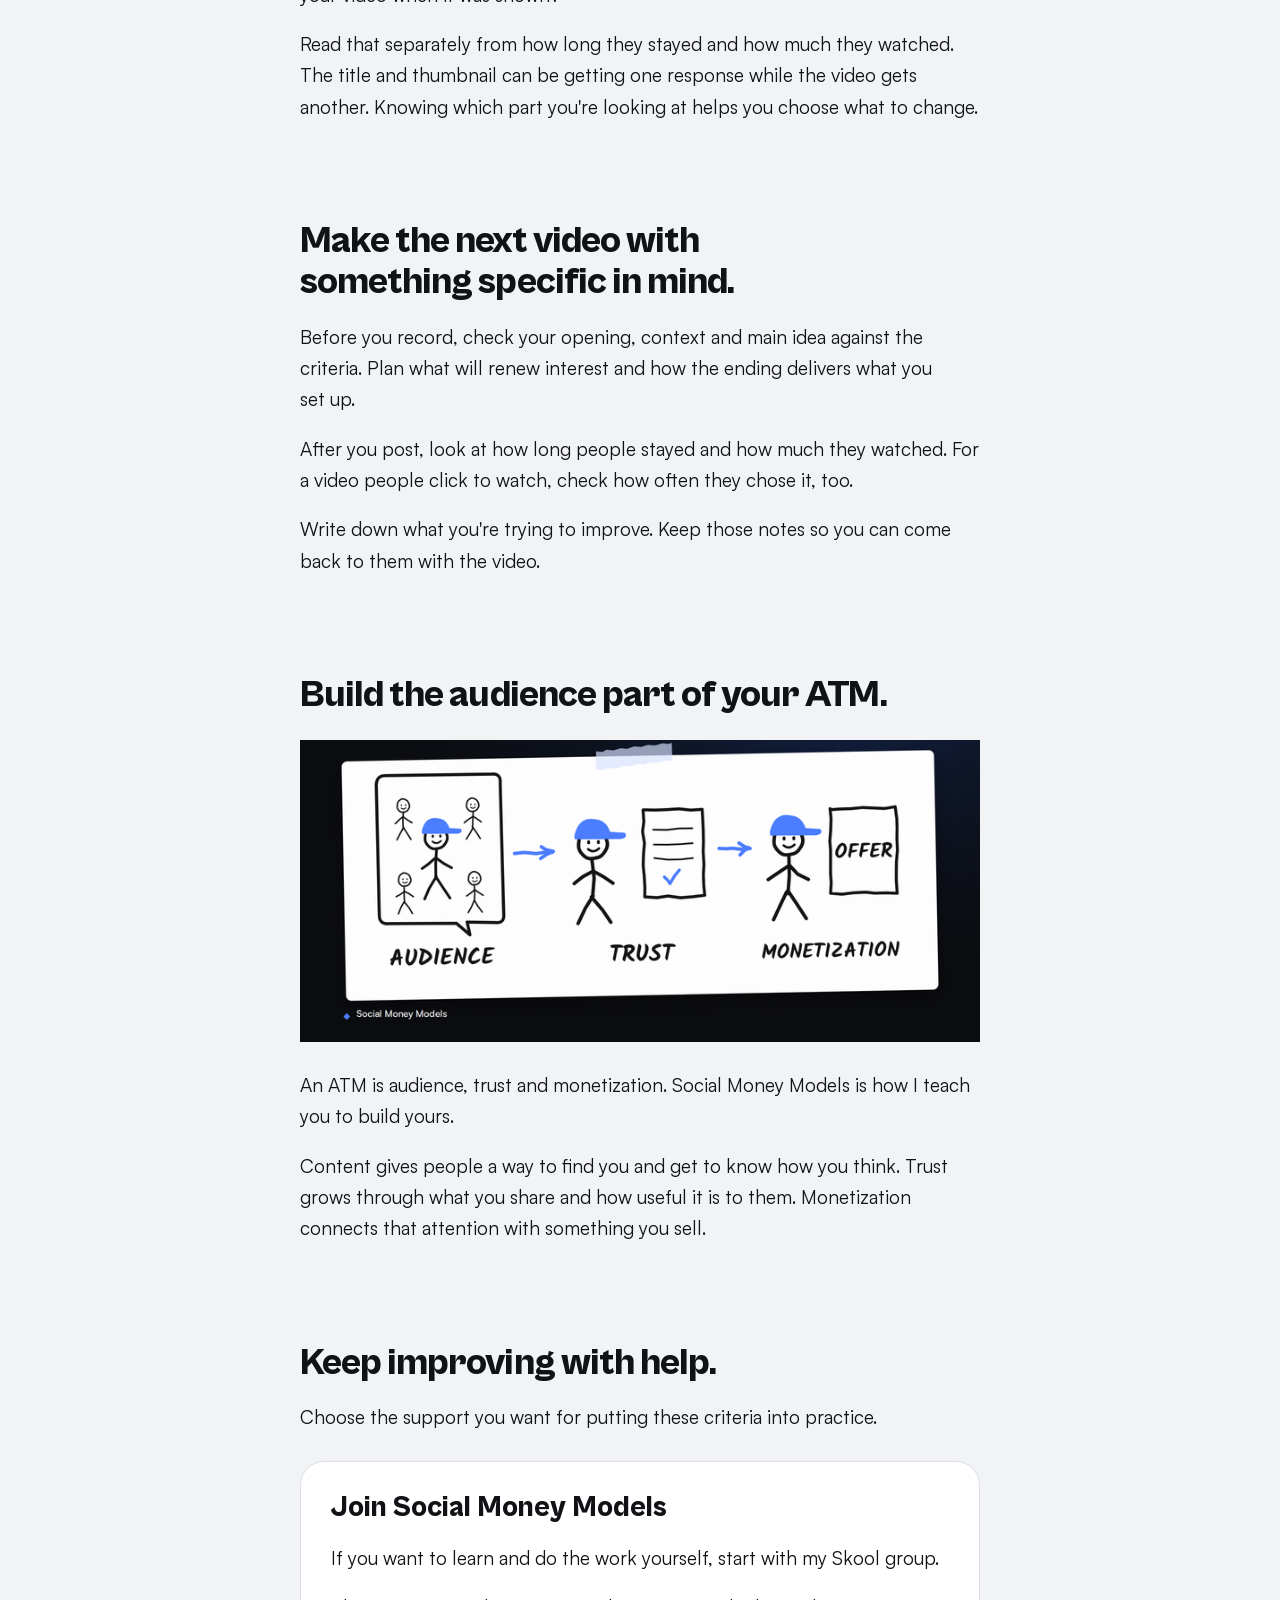
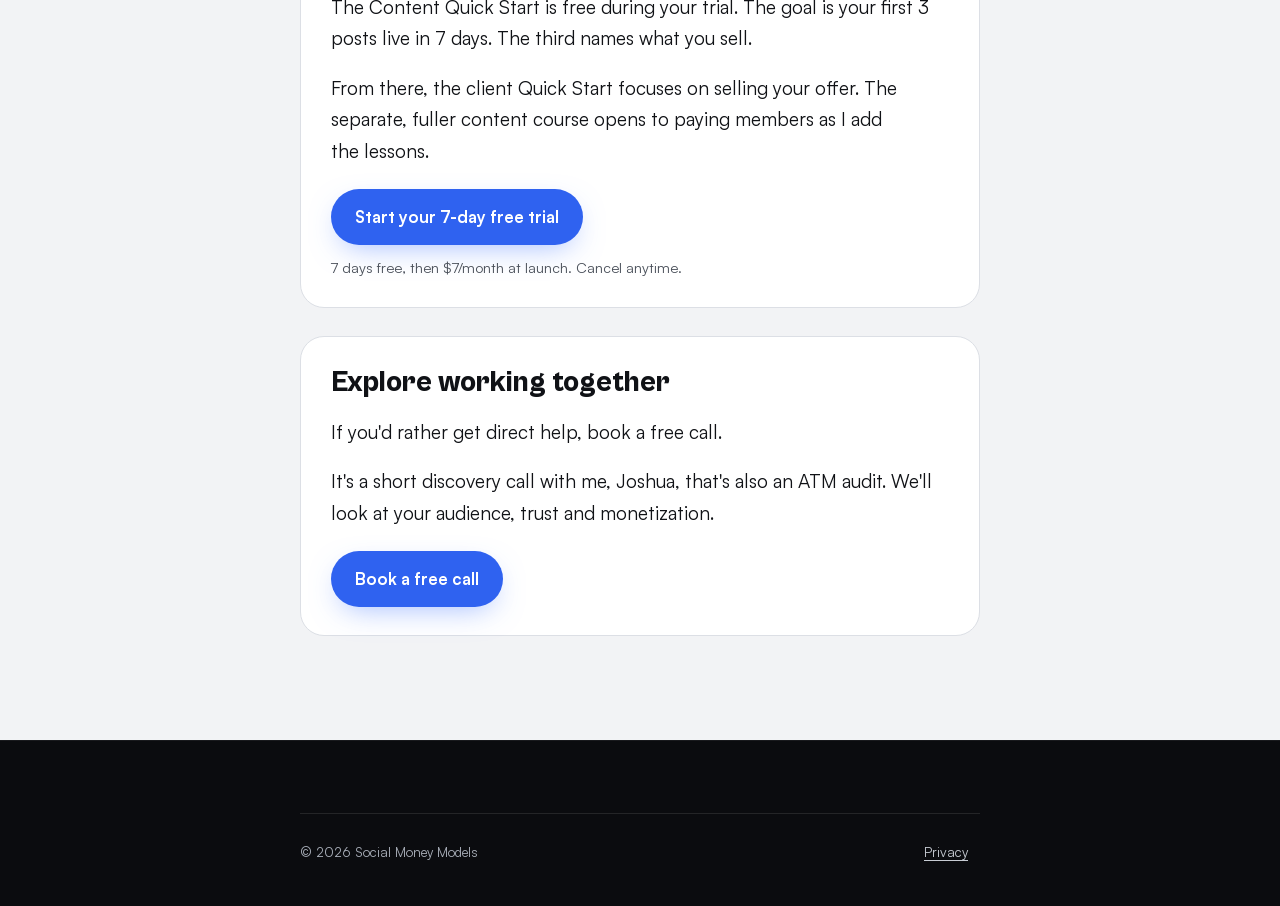
<file: content-that-gets-watched/index.html>
<!doctype html>
<html lang="en">
<head>
<meta charset="utf-8">
<meta name="viewport" content="width=device-width, initial-scale=1">
<script src="/assets/tracking.js"></script>
<script src="/assets/attribution.js"></script>
<meta name="theme-color" content="#101216">
<title>How to make videos people want to watch. | Social Money Models</title>
<meta name="description" content="A free guide to what makes a video worth watching. Use the criteria on your next short video, then carry them into long form.">
<link rel="canonical" href="https://socialmoneymodels.com/content-that-gets-watched/">
<link rel="preload" href="/assets/fonts/cabinet-grotesk-800.woff2" as="font" type="font/woff2" crossorigin>
<link rel="preload" href="/assets/fonts/satoshi-400.woff2" as="font" type="font/woff2" crossorigin>
<link rel="stylesheet" href="/assets/site.css">
<link rel="stylesheet" href="/assets/guide.css">
<link rel="stylesheet" href="/assets/approved-guides.css">
<script src="/assets/approved-guides.js" defer></script>
</head>
<body>
<noscript><iframe src="https://www.googletagmanager.com/ns.html?id=GTM-KPSZSQ7B" height="0" width="0" style="display:none;visibility:hidden"></iframe></noscript>
<header class="guide-masthead">
<div class="col">Social Money Models</div></header>
<main class="guide-page">
<div class="col">
<header class="g-top">
<h1 data-copy="0">How to make videos people want to watch.</h1>
<p data-copy="1" class="dek">A free guide to what makes a video worth watching. Use the criteria on your next short video, then carry them into long form.</p>
<div class="byline"><img src="/assets/joshua.jpg" alt="">
<p data-copy="2">By Joshua Valentin, Social Money Models</p>
</div></header>
<div class="opening">
<p data-copy="3">Pick a video you want to make. Write down what someone would get from watching it.</p>
<p data-copy="4">As you read, use the criteria to work out how the video will deliver that. You&#x27;ll have something specific to build toward.</p>
<p data-copy="5" class="signed">Signed up for the guide? This is it.</p>
</div>
<section class="g-sec">
<h2 data-copy="6">Give the short video somewhere to go.</h2>
<img class="guide-illustration" src="/assets/guide-illustrations/01-video-criteria-760.png"
  srcset="/assets/guide-illustrations/01-video-criteria-760.png 760w, /assets/guide-illustrations/01-video-criteria.png 1600w"
  sizes="(max-width: 400px) calc(100vw - 40px), (max-width: 756px) 90vw, 680px"
  width="1600" height="710" loading="lazy" decoding="async"
  alt="Five connected video frames show opening, context, main idea, a fresh reason to stay and ending.">
<div class="criteria">
<h3 data-copy="7">Make the premise clear from the opening.</h3>
<p data-copy="8">The hook tells someone what they&#x27;re watching and gives them a reason to stay. Choose a first frame that helps them see the premise.</p>
<h3 data-copy="9">Give them enough context to follow.</h3>
<p data-copy="10">Once you&#x27;ve got their attention, give them what they need to understand what&#x27;s happening. In a story, that can mean who is involved and what&#x27;s at stake.</p>
<p data-copy="11">You know the background. They only have what you&#x27;ve shown them. Give them enough to care, then get into the idea.</p>
<h3 data-copy="12">Deliver the main idea simply.</h3>
<p data-copy="13">This is where the video does what the opening set up. Make that part easy to follow.</p>
<p data-copy="14">Check the edit for stretches where very little happens. Look at what&#x27;s on the screen, too. How much impact can you make with less clutter?</p>
<h3 data-copy="15">Give them a fresh reason to stay.</h3>
<p data-copy="16">As the idea develops, introduce something that renews interest: a challenge, a reveal, something that changes what happens next.</p>
<p data-copy="17">Keep it connected to the video they&#x27;re already watching. A random surprise can get attention while pulling them away from the point.</p>
<h3 data-copy="18">Make the ending worth reaching.</h3>
<p data-copy="19">Go back to what you set up in the opening. Can you point to where the video delivers that promise?</p>
<p data-copy="20">A cliffhanger can leave a story open, but the video they&#x27;ve just watched still needs to give them something satisfying.</p>
<p data-copy="21" class="answer">Give them a reason to stay, then deliver on it.</p>
</div>
</section>
<section class="g-sec">
<h2 data-copy="22">Look at how long people watch.</h2>
<p data-copy="23">After you post, look at average view duration and average view percentage.</p>
<p data-copy="24">Average view duration tells you how long people stayed. Average view percentage tells you how much of the video they watched.</p>
<p data-copy="25">Read those beside the actual video. Where did you give people a reason to keep going? Where did the idea slow down or get harder to follow? Use the numbers to choose what you&#x27;ll work on next.</p>
</section>
<section class="g-sec">
<h2 data-copy="26">Give a longer video more room to build.</h2>
<p data-copy="27">With a video people click to watch, the promise starts in the title and thumbnail. Carry that promise into the hook. Give someone who clicks the video they came for.</p>
<p data-copy="28">Then give the story room. Introduce the people involved and what&#x27;s at stake. Build the middle around the main premise, with something fresh to renew interest as it develops.</p>
<p data-copy="29">In the back half, explain what still needs explaining. Resolve the storylines you&#x27;ve opened and build toward a satisfying finish.</p>
<p data-copy="30">There&#x27;s more time available, but the viewer still needs a reason to spend it with you.</p>
<p data-copy="31">Click-through rate adds a separate question: how often did someone choose your video when it was shown?</p>
<p data-copy="32">Read that separately from how long they stayed and how much they watched. The title and thumbnail can be getting one response while the video gets another. Knowing which part you&#x27;re looking at helps you choose what to change.</p>
</section>
<section class="g-sec">
<h2 data-copy="33">Make the next video with something specific in mind.</h2>
<p data-copy="34">Before you record, check your opening, context and main idea against the criteria. Plan what will renew interest and how the ending delivers what you set up.</p>
<p data-copy="35">After you post, look at how long people stayed and how much they watched. For a video people click to watch, check how often they chose it, too.</p>
<p data-copy="36">Write down what you&#x27;re trying to improve. Keep those notes so you can come back to them with the video.</p>
</section>
<section class="g-sec">
<h2 data-copy="37">Build the audience part of your ATM.</h2>
<img class="guide-illustration" src="/assets/guide-illustrations/02-content-atm-760.png"
  srcset="/assets/guide-illustrations/02-content-atm-760.png 760w, /assets/guide-illustrations/02-content-atm.png 1600w"
  sizes="(max-width: 400px) calc(100vw - 40px), (max-width: 756px) 90vw, 680px"
  width="1600" height="710" loading="lazy" decoding="async"
  alt="A blue capped buyer appears among an audience, beside useful material that builds trust, and beside an offer in the monetization stage.">
<p data-copy="38">An ATM is audience, trust and monetization. Social Money Models is how I teach you to build yours.</p>
<p data-copy="39">Content gives people a way to find you and get to know how you think. Trust grows through what you share and how useful it is to them. Monetization connects that attention with something you sell.</p>
</section>
<section class="g-sec">
<h2 data-copy="40">Keep improving with help.</h2>
<p data-copy="41">Choose the support you want for putting these criteria into practice.</p>
<div class="ask">
<h3 data-copy="42">Join Social Money Models</h3>
<p data-copy="43">If you want to learn and do the work yourself, start with my Skool group.</p>
<p data-copy="44">The Content Quick Start is free during your trial. The goal is your first 3 posts live in 7 days. The third names what you sell.</p>
<p data-copy="45">From there, the client Quick Start focuses on selling your offer. The separate, fuller content course opens to paying members as I add the lessons.</p>
<a data-copy="46" class="btn btn--accent" data-skool href="https://www.skool.com/social-money-models-7594">Start your 7-day free trial</a>
<p data-copy="47" class="micro" data-guide-terms>7 days free, then $7/month at launch. Cancel anytime.</p>
</div>
<div class="ask">
<h3 data-copy="48">Explore working together</h3>
<p data-copy="49">If you&#x27;d rather get direct help, book a free call.</p>
<p data-copy="50">It&#x27;s a short discovery call with me, Joshua, that&#x27;s also an ATM audit. We&#x27;ll look at your audience, trust and monetization.</p>
<a data-copy="51" class="btn btn--accent" data-guide-call href="https://calendly.com/socialmoneymodels/free-discovery-call-atm-audit">Book a free call</a>
</div>
</section>
</div>
</main>
<footer class="foot">
  <div class="col foot__base">
    <p>© 2026 Social Money Models</p>
    <p><a href="/privacy.html">Privacy</a></p>
  </div>
</footer>
</body>
</html>
</file>
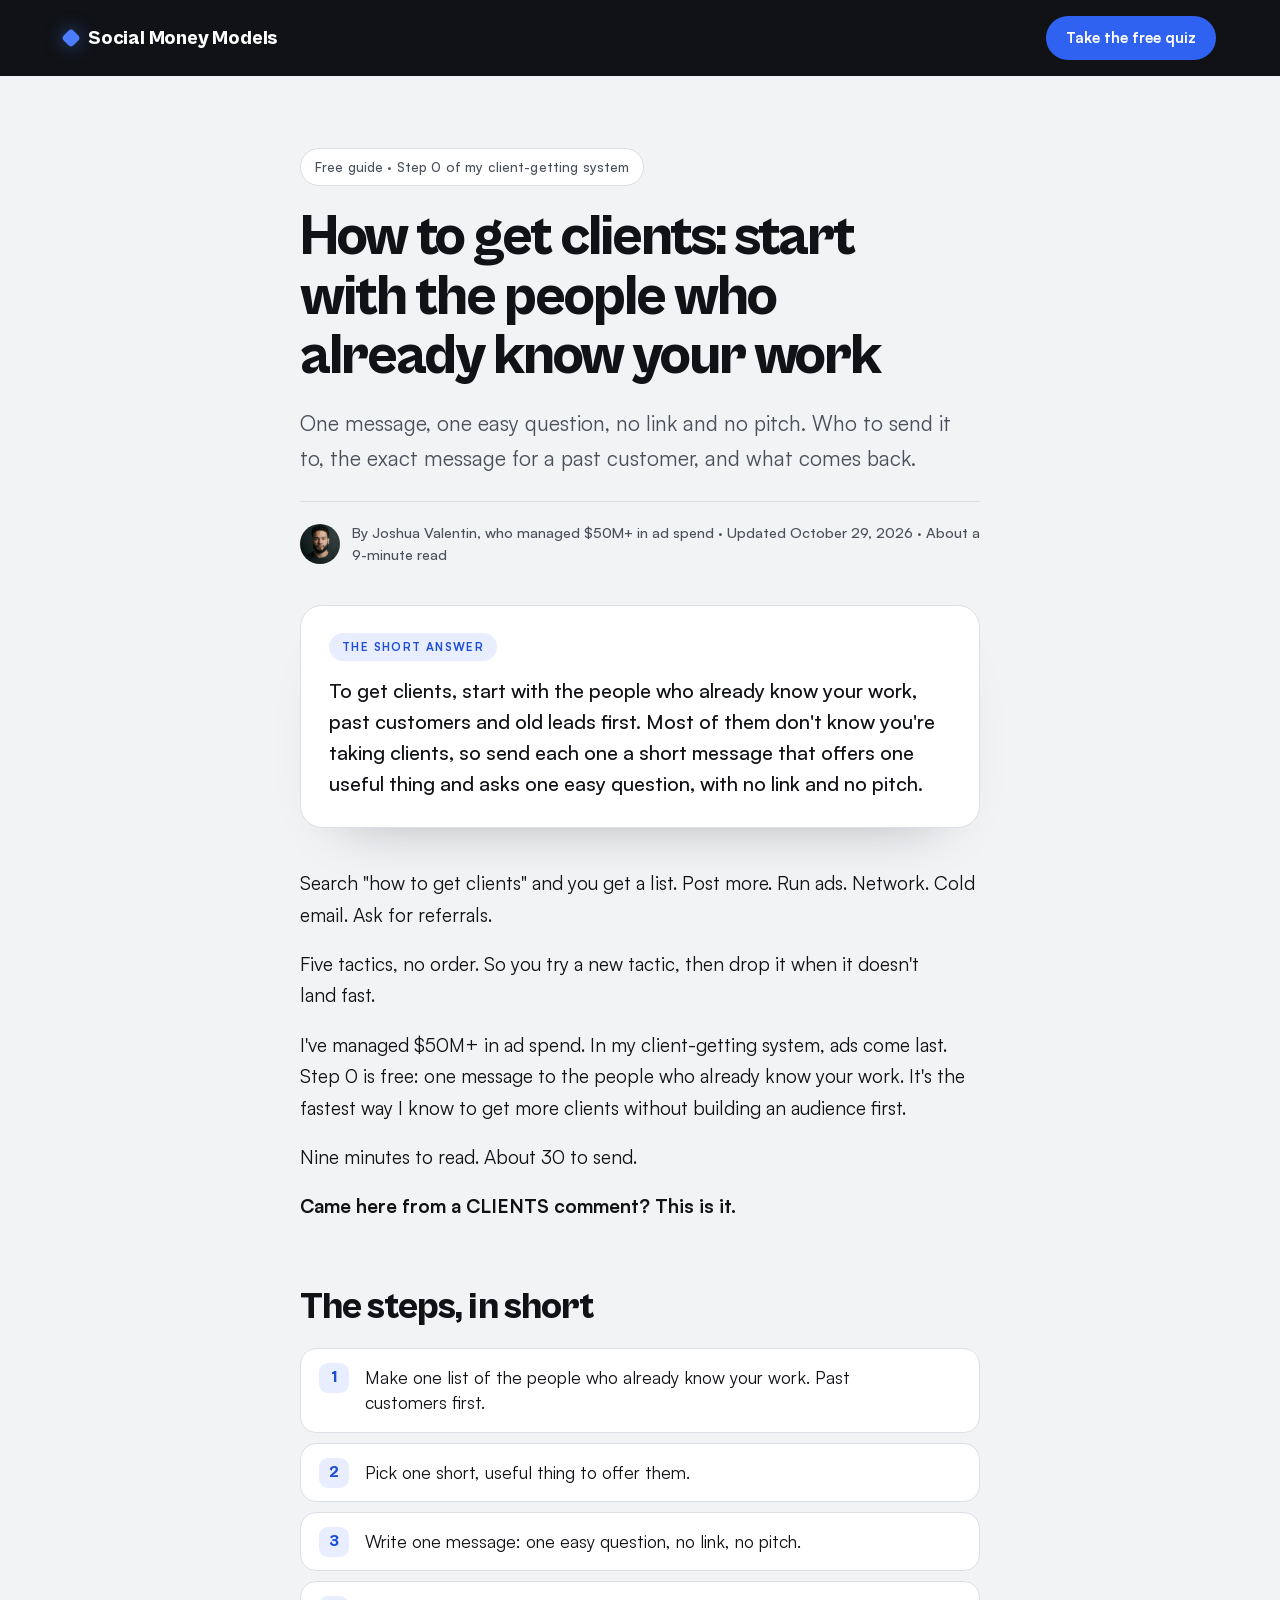
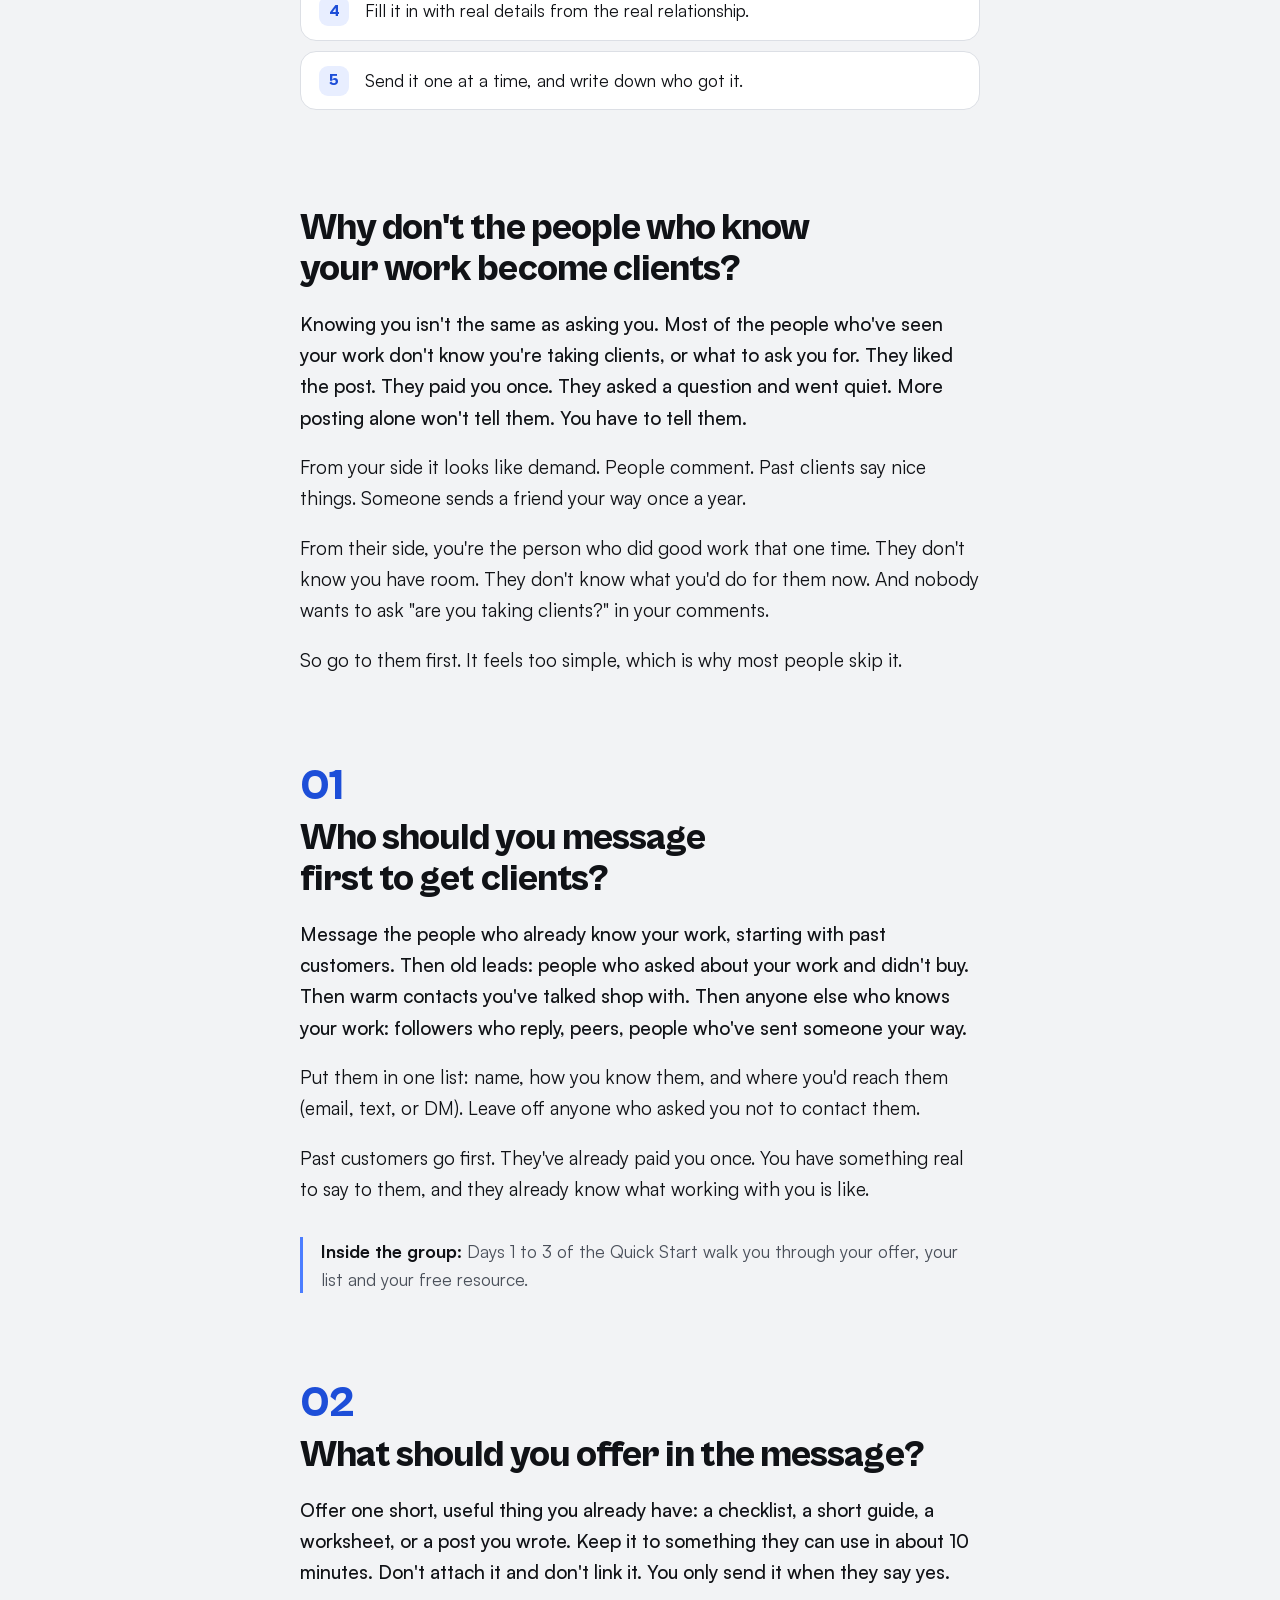
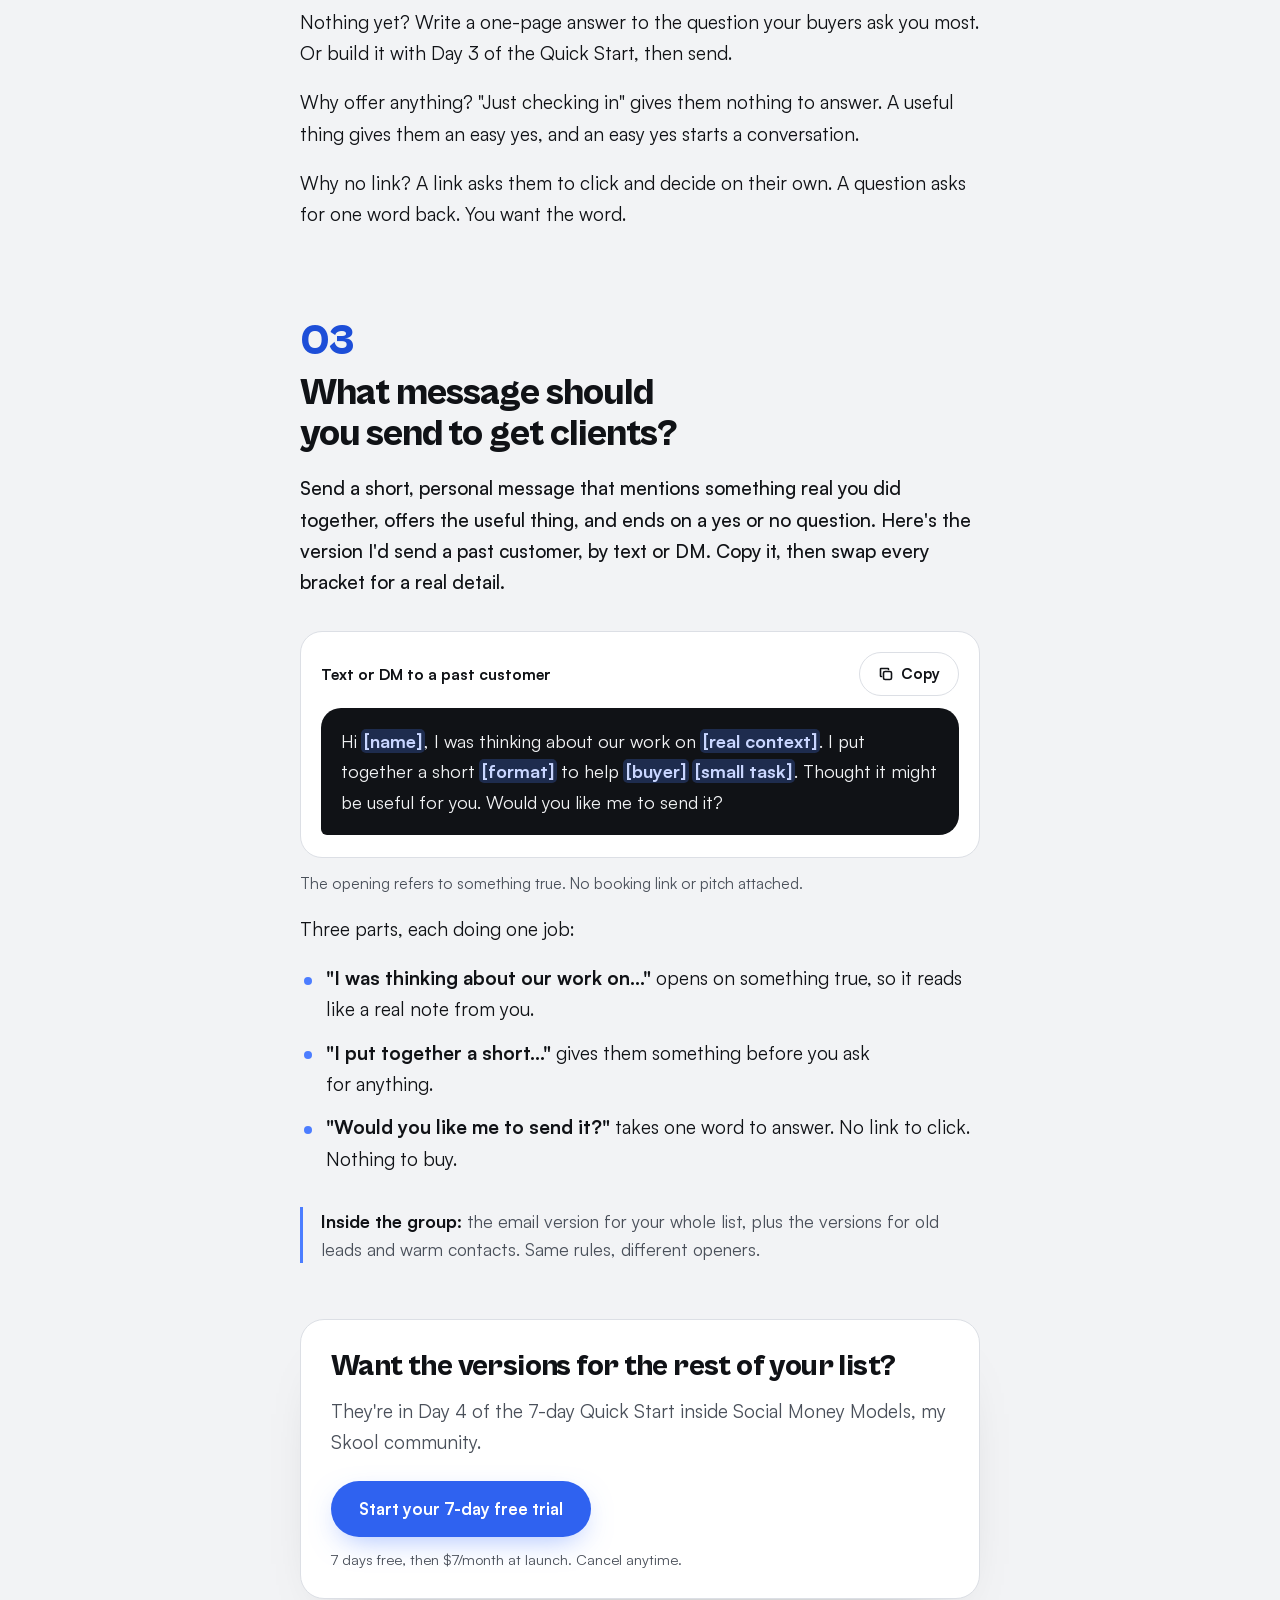
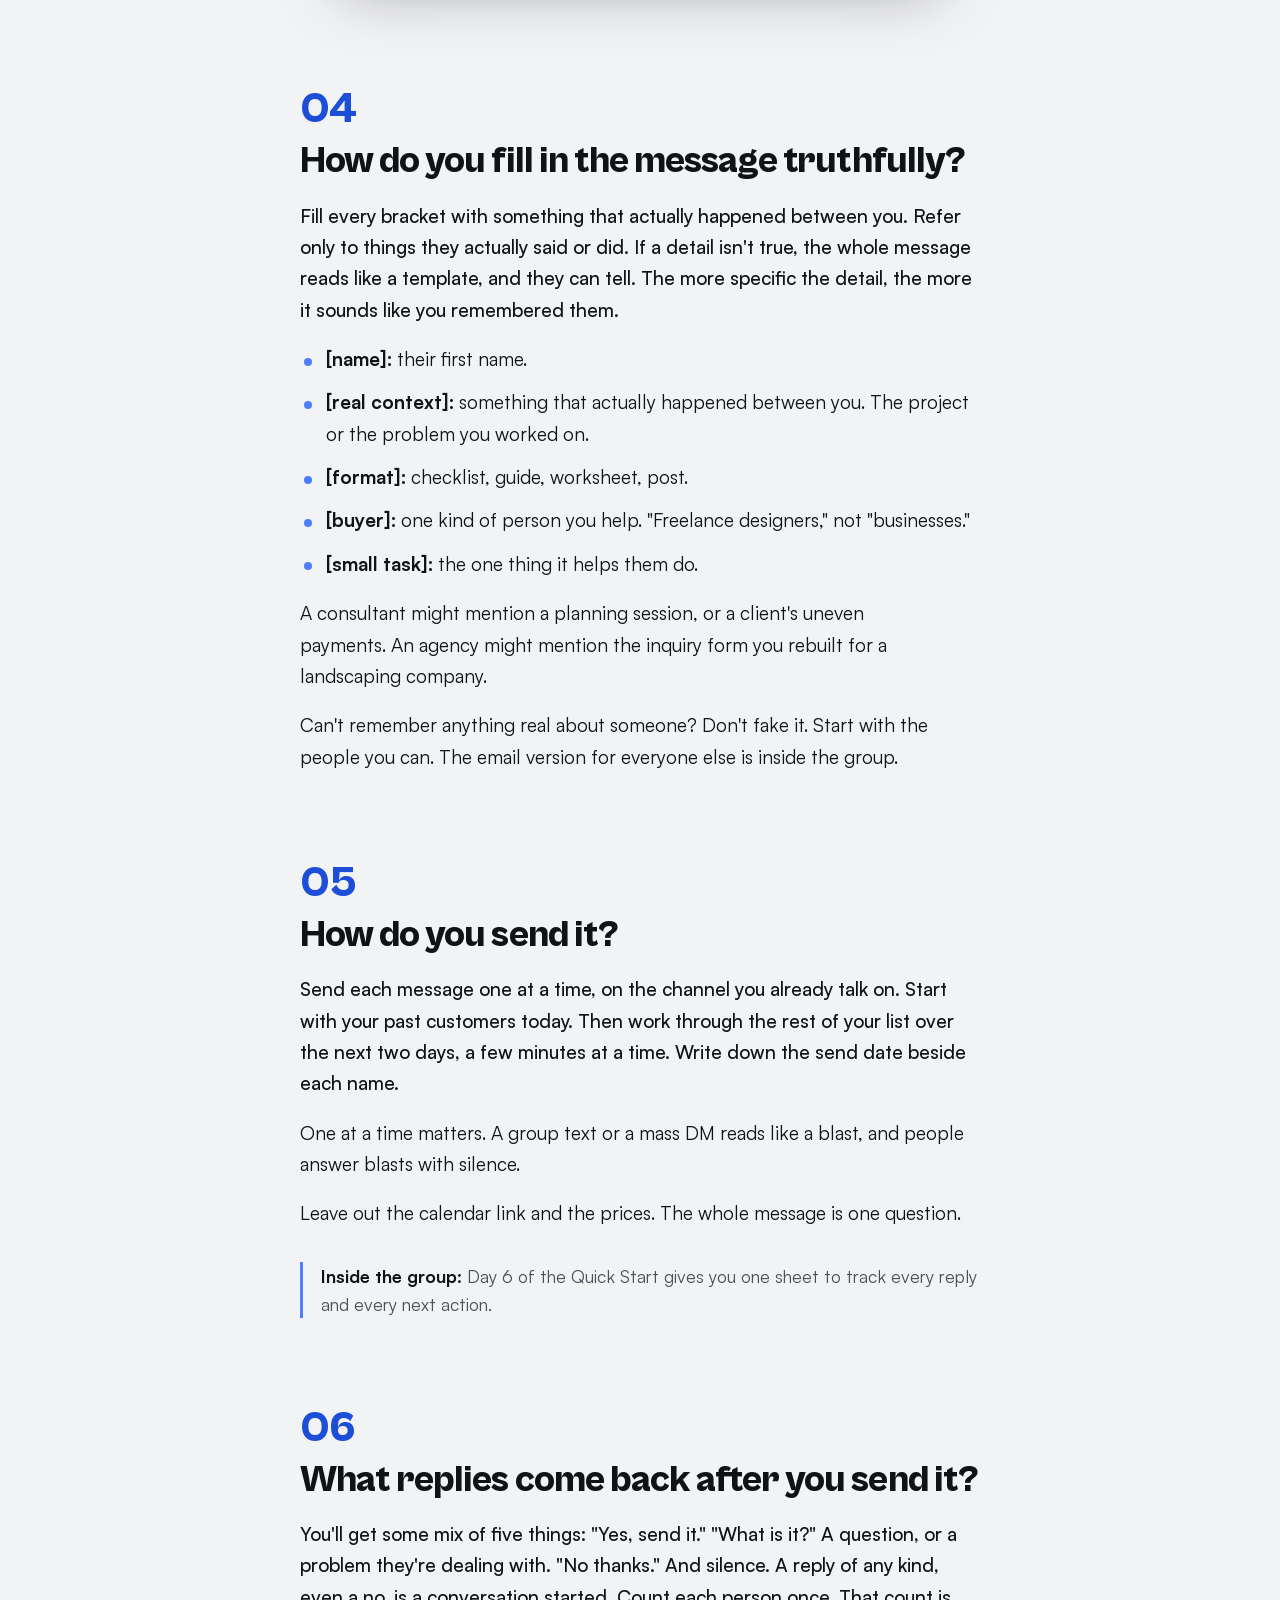
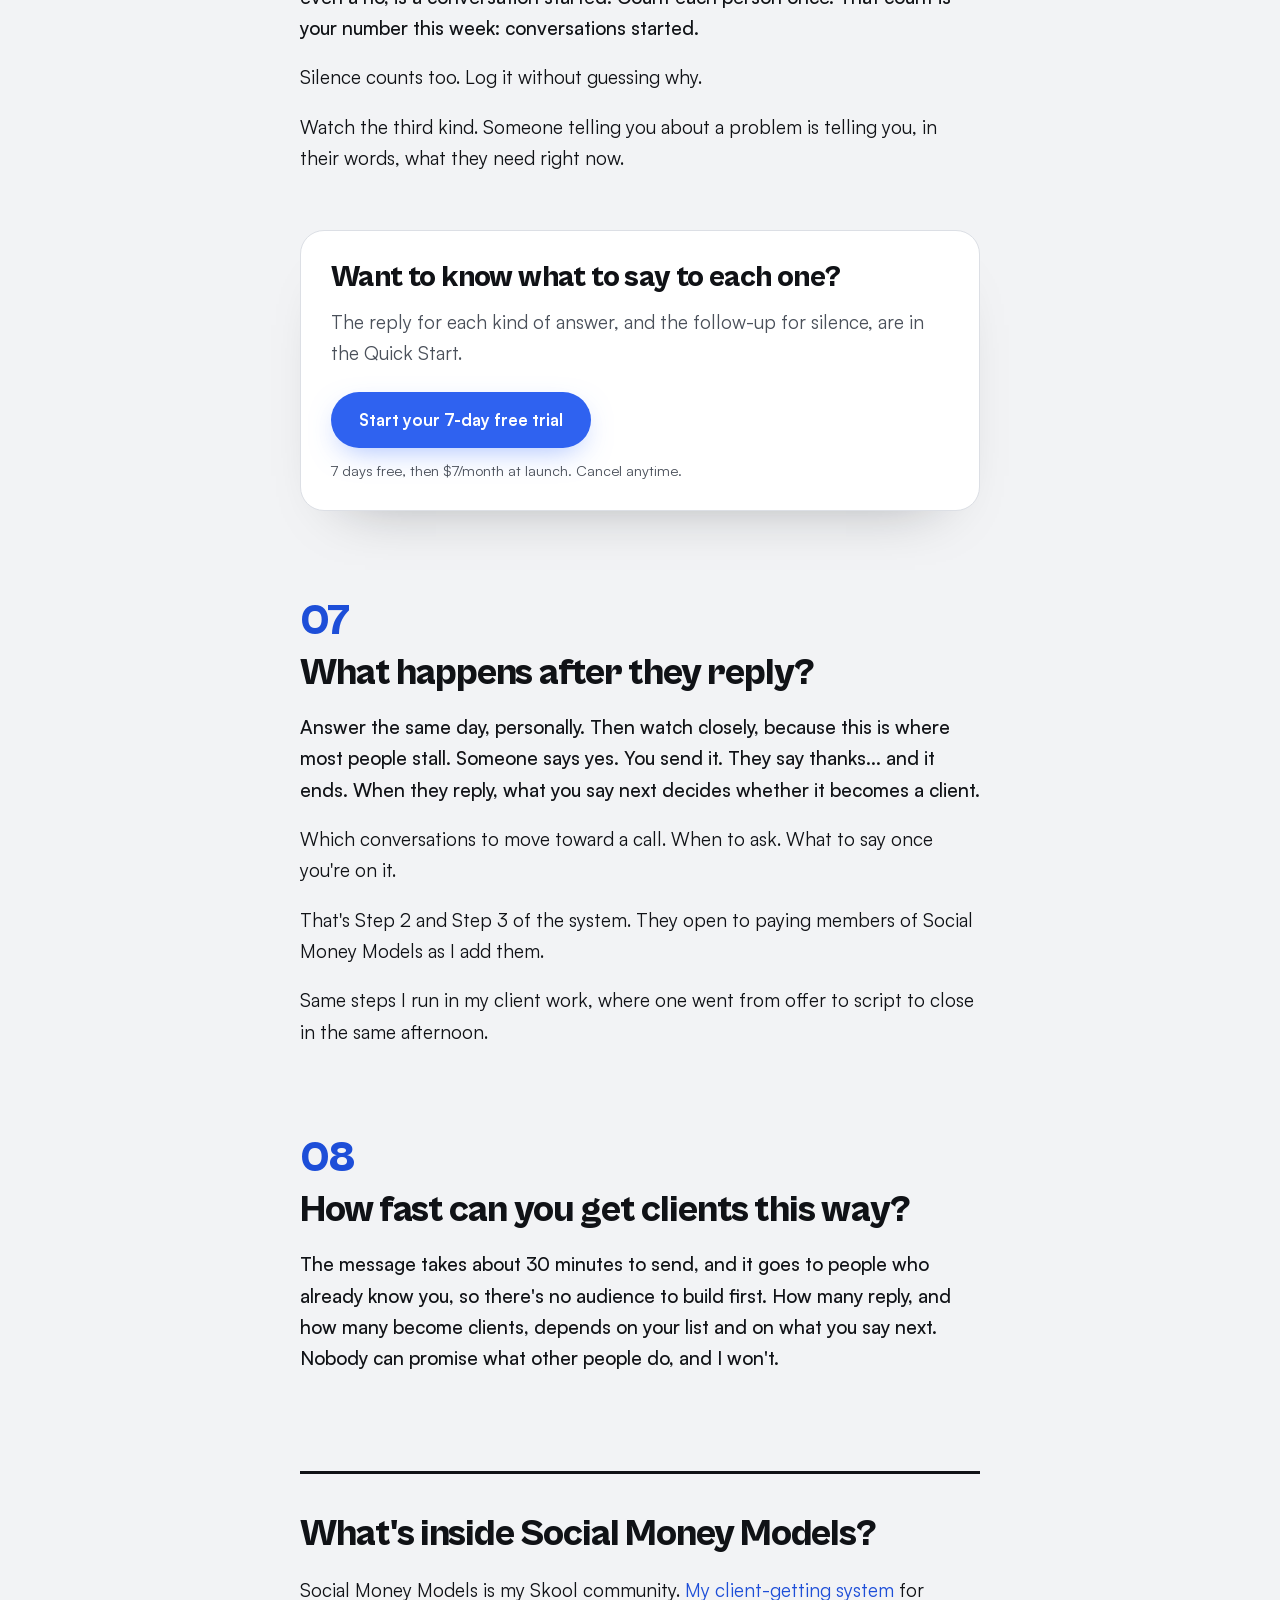
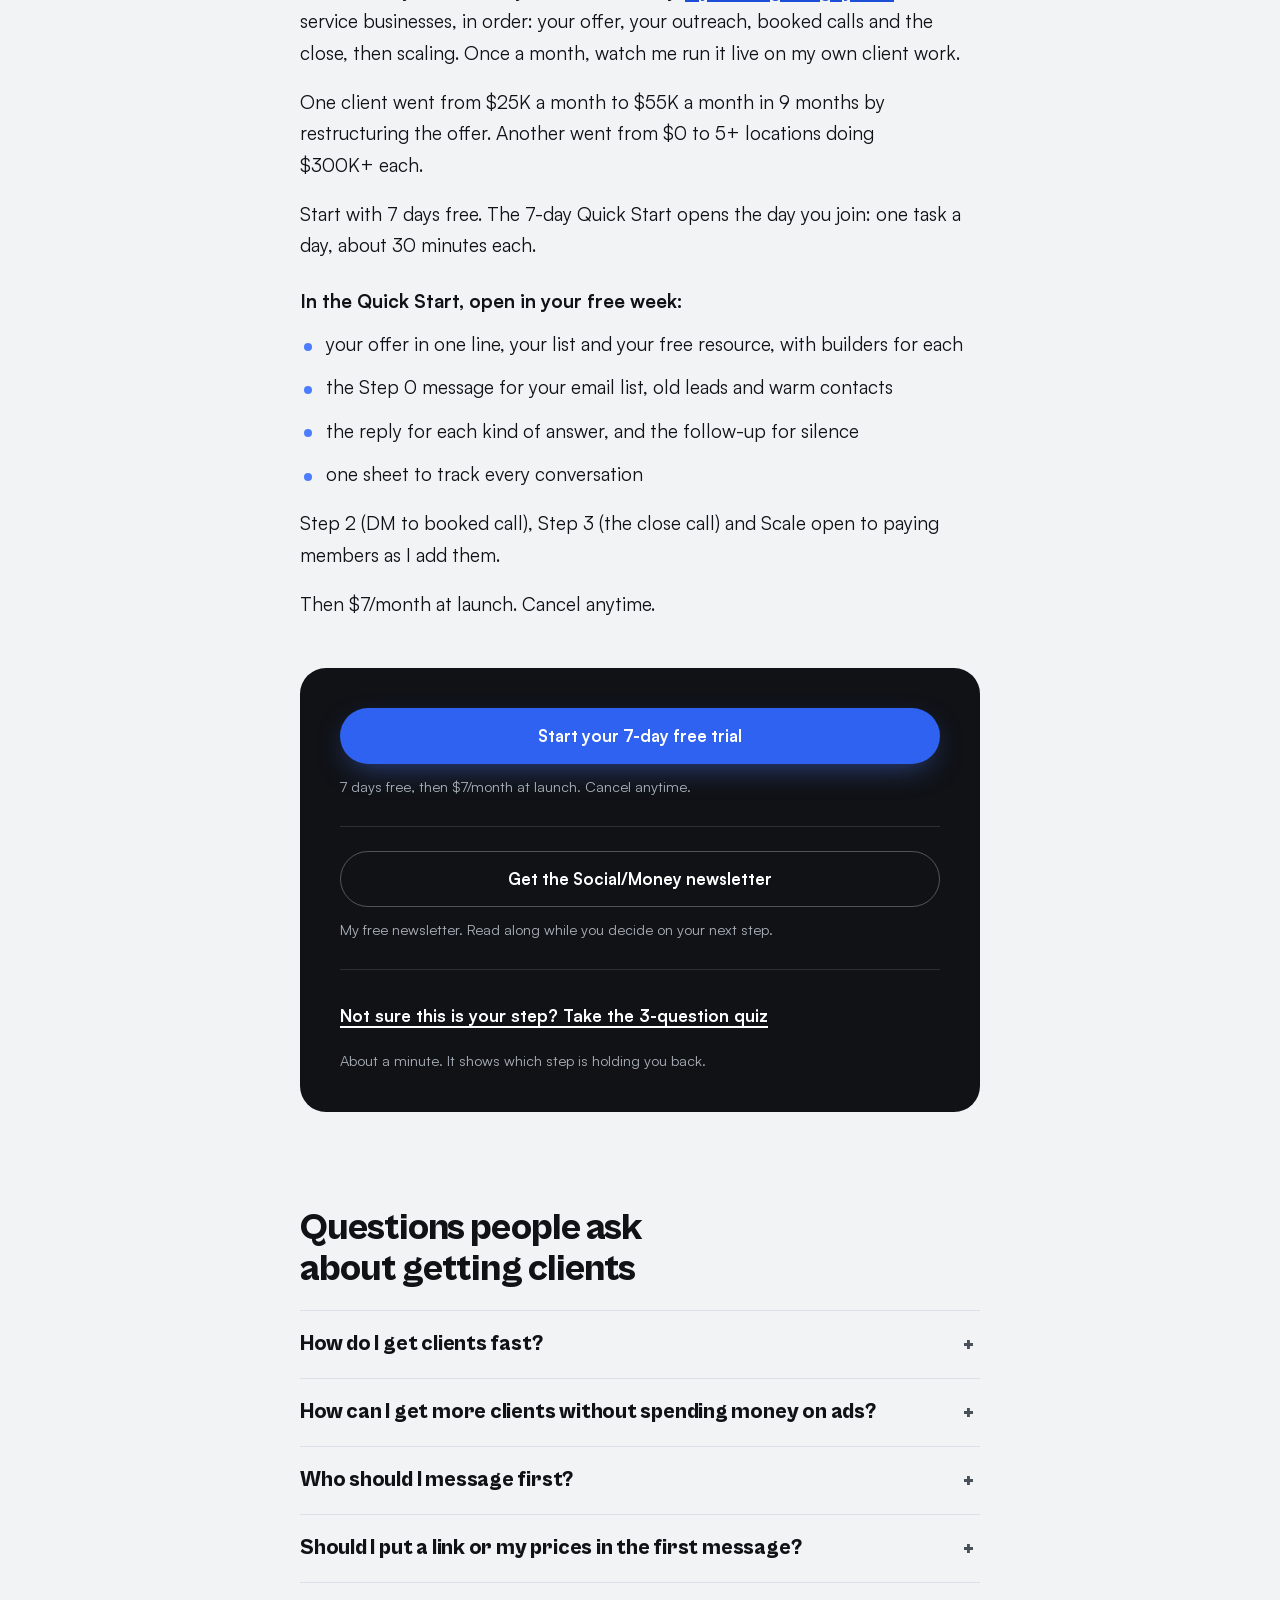
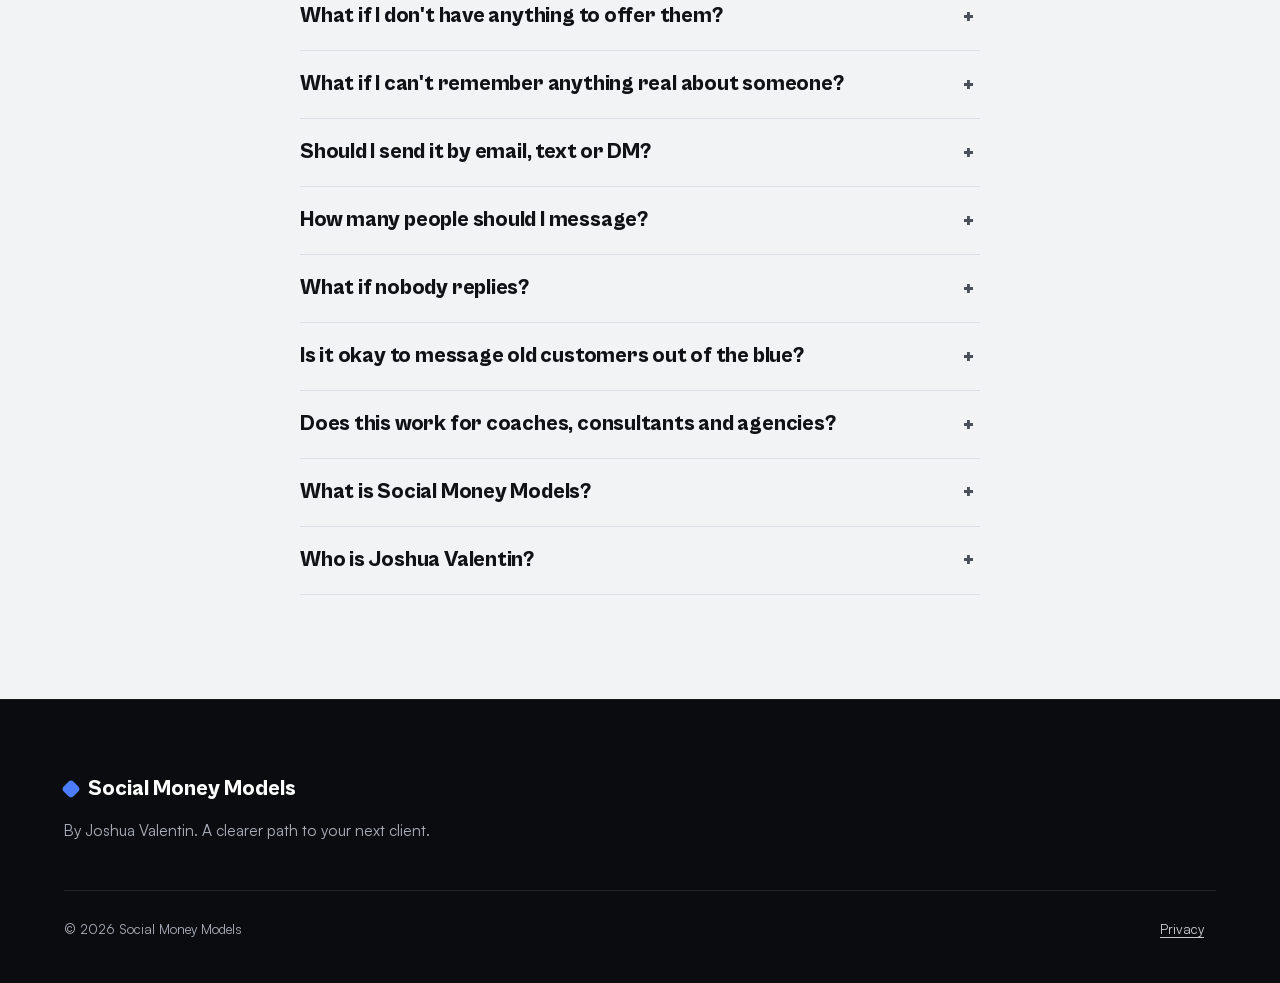
<file: how-to-get-clients/index.html>
<!doctype html>
<html lang="en">
<head>
<meta charset="utf-8">
<meta name="viewport" content="width=device-width, initial-scale=1">
  <!-- Google Tag Manager: the container ID is GTM_ID in /assets/tracking.js -->
  <script src="/assets/tracking.js"></script>
  <script src="/assets/attribution.js"></script>
<meta name="theme-color" content="#101216">
<title>How to Get Clients: Send This One Message First</title>
<meta name="description" content="How to get clients from the people who already know your work: who to message, the exact message to send, and what comes back. Free guide.">
<meta name="robots" content="index, follow, max-image-preview:large">
<link rel="canonical" href="https://socialmoneymodels.com/how-to-get-clients/">
<link rel="preload" href="/assets/fonts/cabinet-grotesk-800.woff2" as="font" type="font/woff2" crossorigin>
<link rel="preload" href="/assets/fonts/satoshi-400.woff2" as="font" type="font/woff2" crossorigin>
<link rel="stylesheet" href="/assets/site.css">
<link rel="stylesheet" href="/assets/guide.css">
<meta property="og:type" content="article">
<meta property="og:site_name" content="Social Money Models">
<meta property="og:url" content="https://socialmoneymodels.com/how-to-get-clients/">
<meta property="og:title" content="How to Get Clients: Send This One Message First">
<meta property="og:description" content="How to get clients from the people who already know your work: who to message, the exact message to send, and what comes back. Free guide.">
<meta property="article:author" content="Joshua Valentin">
<meta property="article:published_time" content="2026-10-29">
<meta property="article:modified_time" content="2026-10-29">
<meta name="twitter:card" content="summary">
<meta name="twitter:title" content="How to Get Clients: Send This One Message First">
<meta name="twitter:description" content="How to get clients from the people who already know your work: who to message, the exact message to send, and what comes back. Free guide.">
<!-- JSONLD:START -->
<script type="application/ld+json">
{
  "@context": "https://schema.org",
  "@graph": [
    {
      "@type": "Article",
      "@id": "https://socialmoneymodels.com/how-to-get-clients/#article",
      "headline": "How to Get Clients: Send This One Message First",
      "description": "How to get clients from the people who already know your work: who to message, the exact message to send, and what comes back. Free guide.",
      "url": "https://socialmoneymodels.com/how-to-get-clients/",
      "mainEntityOfPage": {
        "@id": "https://socialmoneymodels.com/how-to-get-clients/"
      },
      "inLanguage": "en",
      "datePublished": "2026-10-29",
      "dateModified": "2026-10-29",
      "author": {
        "@id": "https://socialmoneymodels.com/#joshua"
      },
      "publisher": {
        "@id": "https://socialmoneymodels.com/#org"
      },
      "about": "How to get clients"
    },
    {
      "@type": "Person",
      "@id": "https://socialmoneymodels.com/#joshua",
      "name": "Joshua Valentin",
      "url": "https://socialmoneymodels.com/",
      "image": "https://socialmoneymodels.com/assets/joshua.jpg",
      "description": "I'm Joshua. I've managed $50M+ in ad spend. I've been doing marketing for the last 10 years or so. Social Money Models is where I teach my client-getting system.",
      "worksFor": {
        "@id": "https://socialmoneymodels.com/#org"
      },
      "sameAs": [
        "https://thejoshuav.substack.com"
      ]
    },
    {
      "@type": "Organization",
      "@id": "https://socialmoneymodels.com/#org",
      "name": "Social Money Models",
      "url": "https://socialmoneymodels.com/",
      "founder": {
        "@id": "https://socialmoneymodels.com/#joshua"
      },
      "sameAs": [
        "https://www.skool.com/social-money-models-7594"
      ]
    },
    {
      "@type": "BreadcrumbList",
      "itemListElement": [
        {
          "@type": "ListItem",
          "position": 1,
          "name": "Home",
          "item": "https://socialmoneymodels.com/"
        },
        {
          "@type": "ListItem",
          "position": 2,
          "name": "How to get clients",
          "item": "https://socialmoneymodels.com/how-to-get-clients/"
        }
      ]
    },
    {
      "@type": "HowTo",
      "@id": "https://socialmoneymodels.com/how-to-get-clients/#howto",
      "name": "How to get clients: start with the people who already know your work",
      "totalTime": "PT30M",
      "step": [
        {
          "@type": "HowToStep",
          "position": 1,
          "name": "Make one list of the people who already know your work. Past customers first.",
          "text": "Message the people who already know your work, starting with past customers. Then old leads: people who asked about your work and didn't buy. Then warm contacts you've talked shop with. Then anyone else who knows your work: followers who reply, peers, people who've sent someone your way.",
          "url": "https://socialmoneymodels.com/how-to-get-clients/#make-the-list"
        },
        {
          "@type": "HowToStep",
          "position": 2,
          "name": "Pick one short, useful thing to offer them.",
          "text": "Offer one short, useful thing you already have: a checklist, a short guide, a worksheet, or a post you wrote. Keep it to something they can use in about 10 minutes. Don't attach it and don't link it. You only send it when they say yes.",
          "url": "https://socialmoneymodels.com/how-to-get-clients/#pick-the-useful-thing"
        },
        {
          "@type": "HowToStep",
          "position": 3,
          "name": "Write one message: one easy question, no link, no pitch.",
          "text": "Send a short, personal message that mentions something real you did together, offers the useful thing, and ends on a yes or no question. Here's the version I'd send a past customer, by text or DM. Copy it, then swap every bracket for a real detail.",
          "url": "https://socialmoneymodels.com/how-to-get-clients/#write-the-message"
        },
        {
          "@type": "HowToStep",
          "position": 4,
          "name": "Fill it in with real details from the real relationship.",
          "text": "Fill every bracket with something that actually happened between you. Refer only to things they actually said or did. If a detail isn't true, the whole message reads like a template, and they can tell. The more specific the detail, the more it sounds like you remembered them.",
          "url": "https://socialmoneymodels.com/how-to-get-clients/#fill-it-in"
        },
        {
          "@type": "HowToStep",
          "position": 5,
          "name": "Send it one at a time, and write down who got it.",
          "text": "Send each message one at a time, on the channel you already talk on. Start with your past customers today. Then work through the rest of your list over the next two days, a few minutes at a time. Write down the send date beside each name.",
          "url": "https://socialmoneymodels.com/how-to-get-clients/#send-it"
        }
      ]
    },
    {
      "@type": "FAQPage",
      "@id": "https://socialmoneymodels.com/how-to-get-clients/#faq",
      "mainEntity": [
        {
          "@type": "Question",
          "name": "How do I get clients fast?",
          "acceptedAnswer": {
            "@type": "Answer",
            "text": "Start with the people who already know your work. Past customers already trust you, so there's no audience to build and no ad to run first. Send each one a short message that offers one useful thing and ends on a yes or no question. It takes about 30 minutes."
          }
        },
        {
          "@type": "Question",
          "name": "How can I get more clients without spending money on ads?",
          "acceptedAnswer": {
            "@type": "Answer",
            "text": "Message the people who already know your work before you spend anything. In my client-getting system, ads come last, once closes come in. Step 0 costs nothing: one message to the people who already know your work, past customers first."
          }
        },
        {
          "@type": "Question",
          "name": "Who should I message first?",
          "acceptedAnswer": {
            "@type": "Answer",
            "text": "Past customers. Start there. Then old leads, people who asked about your work and didn't buy. Then warm contacts and people who know your work."
          }
        },
        {
          "@type": "Question",
          "name": "Should I put a link or my prices in the first message?",
          "acceptedAnswer": {
            "@type": "Answer",
            "text": "No. The first message is one easy question they can answer in one word. No link to click. Nothing to buy. Just yes or no."
          }
        },
        {
          "@type": "Question",
          "name": "What if I don't have anything to offer them?",
          "acceptedAnswer": {
            "@type": "Answer",
            "text": "Write a one-page answer to the question your buyers ask you most. Keep it to something they can use in about 10 minutes."
          }
        },
        {
          "@type": "Question",
          "name": "What if I can't remember anything real about someone?",
          "acceptedAnswer": {
            "@type": "Answer",
            "text": "Don't make something up. Refer only to things they actually said or did. Start with the people you can, and send everyone else an email version instead. That version is in the Quick Start."
          }
        },
        {
          "@type": "Question",
          "name": "Should I send it by email, text or DM?",
          "acceptedAnswer": {
            "@type": "Answer",
            "text": "Use the channel you already talk on with that person. Send each message individually, not as a group text or a mass DM."
          }
        },
        {
          "@type": "Question",
          "name": "How many people should I message?",
          "acceptedAnswer": {
            "@type": "Answer",
            "text": "Start with your past customers today. Then work through the rest of your list over the next two days, a few minutes at a time."
          }
        },
        {
          "@type": "Question",
          "name": "What if nobody replies?",
          "acceptedAnswer": {
            "@type": "Answer",
            "text": "Silence happens. Log it without guessing why, and keep sending to the rest of your list. The follow-up I use for silence is in the Quick Start."
          }
        },
        {
          "@type": "Question",
          "name": "Is it okay to message old customers out of the blue?",
          "acceptedAnswer": {
            "@type": "Answer",
            "text": "Yes, if it's one personal message about something real you did together. Leave off anyone who asked you not to contact them."
          }
        },
        {
          "@type": "Question",
          "name": "Does this work for coaches, consultants and agencies?",
          "acceptedAnswer": {
            "@type": "Answer",
            "text": "It works for anyone who sells a service and has people who already know their work. Social Money Models is for founders, creators and niche agencies working toward a repeatable path from conversations to calls to clients."
          }
        },
        {
          "@type": "Question",
          "name": "What is Social Money Models?",
          "acceptedAnswer": {
            "@type": "Answer",
            "text": "My client-getting system for service businesses, in order: your offer, your outreach, booked calls and the close, then scaling. It's a Skool community. 7 days free, then $7/month at launch, or $42/year. Cancel anytime."
          }
        },
        {
          "@type": "Question",
          "name": "Who is Joshua Valentin?",
          "acceptedAnswer": {
            "@type": "Answer",
            "text": "I'm Joshua. I've managed $50M+ in ad spend. I've been doing marketing for the last 10 years or so. Social Money Models is where I teach my client-getting system."
          }
        }
      ]
    }
  ]
}
</script>
<!-- JSONLD:END -->
</head>
<body>
  <!-- Google Tag Manager (noscript) -->
  <noscript><iframe src="https://www.googletagmanager.com/ns.html?id=GTM-KPSZSQ7B" height="0" width="0" style="display:none;visibility:hidden"></iframe></noscript>
<header class="nav">
  <div class="wrap nav__in">
    <a class="nav__mark" href="/">Social Money Models</a>
    <a class="pill-btn" href="#start">Take the free quiz</a>
  </div>
</header>

<main id="main" class="guide-page">
  <article>

  <section class="g-top">
    <div class="col">
      <p class="eyebrow">Free guide · Step 0 of my client-getting system</p>
      <h1>How to get clients: start with the people who already know your work</h1>
      <p class="dek">One message, one easy question, no link and no pitch. Who to send it to, the exact message for a past customer, and what comes back.</p>
      <div class="byline">
        <img src="/assets/joshua.jpg" width="40" height="40" alt="">
        <p>By Joshua Valentin, who managed $50M+ in ad spend · Updated <time datetime="2026-10-29" data-guide-date>October 29, 2026</time> · About a 9-minute read</p>
      </div>

      <div class="answerbox">
        <p class="tag tag--soft">The short answer</p>
        <p>To get clients, start with the people who already know your work, past customers and old leads first. Most of them don't know you're taking clients, so send each one a short message that offers one useful thing and asks one easy question, with no link and no pitch.</p>
      </div>

      <div class="opening">
        <p>Search "how to get clients" and you get a list. Post more. Run ads. Network. Cold email. Ask for referrals.</p>
        <p>Five tactics, no order. So you try a new tactic, then drop it when it doesn't land fast.</p>
        <p>I've managed $50M+ in ad spend. In my client-getting system, ads come last. Step 0 is free: one message to the people who already know your work. It's the fastest way I know to get more clients without building an audience first.</p>
        <p>Nine minutes to read. About 30 to send.</p>
        <p class="signed">Came here from a CLIENTS comment? This is it.</p>
      </div>
    </div>
  </section>

  <section class="g-steps" id="steps" aria-labelledby="steps-title">
    <div class="col">
      <h2 id="steps-title">The steps, in short</h2>
      <ol class="toc">
        <li><a href="#make-the-list">Make one list of the people who already know your work. Past customers first.</a></li>
        <li><a href="#pick-the-useful-thing">Pick one short, useful thing to offer them.</a></li>
        <li><a href="#write-the-message">Write one message: one easy question, no link, no pitch.</a></li>
        <li><a href="#fill-it-in">Fill it in with real details from the real relationship.</a></li>
        <li><a href="#send-it">Send it one at a time, and write down who got it.</a></li>
      </ol>
    </div>
  </section>

  <section class="g-sec" id="why" aria-labelledby="why-title">
    <div class="col">
      <h2 id="why-title">Why don't the people who know your work become clients?</h2>
      <p class="answer">Knowing you isn't the same as asking you. Most of the people who've seen your work don't know you're taking clients, or what to ask you for. They liked the post. They paid you once. They asked a question and went quiet. More posting alone won't tell them. You have to tell them.</p>
      <p>From your side it looks like demand. People comment. Past clients say nice things. Someone sends a friend your way once a year.</p>
      <p>From their side, you're the person who did good work that one time. They don't know you have room. They don't know what you'd do for them now. And nobody wants to ask "are you taking clients?" in your comments.</p>
      <p>So go to them first. It feels too simple, which is why most people skip it.</p>
    </div>
  </section>

  <section class="g-sec" id="make-the-list" aria-labelledby="s1-title">
    <div class="col">
      <p class="n" aria-hidden="true">01</p>
      <h2 id="s1-title">Who should you message first to get clients?</h2>
      <p class="answer">Message the people who already know your work, starting with past customers. Then old leads: people who asked about your work and didn't buy. Then warm contacts you've talked shop with. Then anyone else who knows your work: followers who reply, peers, people who've sent someone your way.</p>
      <p>Put them in one list: name, how you know them, and where you'd reach them (email, text, or DM). Leave off anyone who asked you not to contact them.</p>
      <p>Past customers go first. They've already paid you once. You have something real to say to them, and they already know what working with you is like.</p>
      <p class="inside"><strong>Inside the group:</strong> Days 1 to 3 of the Quick Start walk you through your offer, your list and your free resource.</p>
    </div>
  </section>

  <section class="g-sec" id="pick-the-useful-thing" aria-labelledby="s2-title">
    <div class="col">
      <p class="n" aria-hidden="true">02</p>
      <h2 id="s2-title">What should you offer in the message?</h2>
      <p class="answer">Offer one short, useful thing you already have: a checklist, a short guide, a worksheet, or a post you wrote. Keep it to something they can use in about 10 minutes. Don't attach it and don't link it. You only send it when they say yes.</p>
      <p>Nothing yet? Write a one-page answer to the question your buyers ask you most. Or build it with Day 3 of the Quick Start, then send.</p>
      <p>Why offer anything? "Just checking in" gives them nothing to answer. A useful thing gives them an easy yes, and an easy yes starts a conversation.</p>
      <p>Why no link? A link asks them to click and decide on their own. A question asks for one word back. You want the word.</p>
    </div>
  </section>

  <section class="g-sec" id="write-the-message" aria-labelledby="s3-title">
    <div class="col">
      <p class="n" aria-hidden="true">03</p>
      <h2 id="s3-title">What message should you send to get clients?</h2>
      <p class="answer">Send a short, personal message that mentions something real you did together, offers the useful thing, and ends on a yes or no question. Here's the version I'd send a past customer, by text or DM. Copy it, then swap every bracket for a real detail.</p>

      <figure class="msg">
        <figcaption><span class="lbl">Text or DM to a past customer</span><button type="button" class="copy" hidden><svg viewBox="0 0 16 16" fill="none" aria-hidden="true"><rect x="5.5" y="5.5" width="8" height="8" rx="1.6" stroke="currentColor" stroke-width="1.6"/><path d="M10.5 3.5V3a.5.5 0 0 0-.5-.5H3a.5.5 0 0 0-.5.5v7a.5.5 0 0 0 .5.5h.5" stroke="currentColor" stroke-width="1.6" stroke-linecap="round"/></svg><span aria-live="polite">Copy</span></button></figcaption>
        <p class="bubble">Hi <span class="slot">[name]</span>, I was thinking about our work on <span class="slot">[real context]</span>. I put together a short <span class="slot">[format]</span> to help <span class="slot">[buyer]</span> <span class="slot">[small task]</span>. Thought it might be useful for you. Would you like me to send it?</p>
      </figure>
      <p class="under">The opening refers to something true. No booking link or pitch attached.</p>

      <p>Three parts, each doing one job:</p>
      <ul class="g-list">
        <li><strong>"I was thinking about our work on..."</strong> opens on something true, so it reads like a real note from you.</li>
        <li><strong>"I put together a short..."</strong> gives them something before you ask for anything.</li>
        <li><strong>"Would you like me to send it?"</strong> takes one word to answer. No link to click. Nothing to buy.</li>
      </ul>
      <p class="inside"><strong>Inside the group:</strong> the email version for your whole list, plus the versions for old leads and warm contacts. Same rules, different openers.</p>

      <aside class="ask" aria-label="Free trial">
        <p class="bridge">Want the versions for the rest of your list?</p>
        <p>They're in Day 4 of the 7-day Quick Start inside Social Money Models, my Skool community.</p>
        <a class="btn btn--accent" data-skool href="https://www.skool.com/social-money-models-7594" rel="noopener">Start your 7-day free trial</a>
        <p class="micro">7 days free, then $7/month at launch. Cancel anytime.</p>
      </aside>
    </div>
  </section>

  <section class="g-sec" id="fill-it-in" aria-labelledby="s4-title">
    <div class="col">
      <p class="n" aria-hidden="true">04</p>
      <h2 id="s4-title">How do you fill in the message truthfully?</h2>
      <p class="answer">Fill every bracket with something that actually happened between you. Refer only to things they actually said or did. If a detail isn't true, the whole message reads like a template, and they can tell. The more specific the detail, the more it sounds like you remembered them.</p>
      <ul class="g-list">
        <li><strong>[name]:</strong> their first name.</li>
        <li><strong>[real context]:</strong> something that actually happened between you. The project or the problem you worked on.</li>
        <li><strong>[format]:</strong> checklist, guide, worksheet, post.</li>
        <li><strong>[buyer]:</strong> one kind of person you help. "Freelance designers," not "businesses."</li>
        <li><strong>[small task]:</strong> the one thing it helps them do.</li>
      </ul>
      <p>A consultant might mention a planning session, or a client's uneven payments. An agency might mention the inquiry form you rebuilt for a landscaping company.</p>
      <p>Can't remember anything real about someone? Don't fake it. Start with the people you can. The email version for everyone else is inside the group.</p>
    </div>
  </section>

  <section class="g-sec" id="send-it" aria-labelledby="s5-title">
    <div class="col">
      <p class="n" aria-hidden="true">05</p>
      <h2 id="s5-title">How do you send it?</h2>
      <p class="answer">Send each message one at a time, on the channel you already talk on. Start with your past customers today. Then work through the rest of your list over the next two days, a few minutes at a time. Write down the send date beside each name.</p>
      <p>One at a time matters. A group text or a mass DM reads like a blast, and people answer blasts with silence.</p>
      <p>Leave out the calendar link and the prices. The whole message is one question.</p>
      <p class="inside"><strong>Inside the group:</strong> Day 6 of the Quick Start gives you one sheet to track every reply and every next action.</p>
    </div>
  </section>

  <section class="g-sec" id="what-comes-back" aria-labelledby="s6-title">
    <div class="col">
      <p class="n" aria-hidden="true">06</p>
      <h2 id="s6-title">What replies come back after you send it?</h2>
      <p class="answer">You'll get some mix of five things: "Yes, send it." "What is it?" A question, or a problem they're dealing with. "No thanks." And silence. A reply of any kind, even a no, is a conversation started. Count each person once. That count is your number this week: conversations started.</p>
      <p>Silence counts too. Log it without guessing why.</p>
      <p>Watch the third kind. Someone telling you about a problem is telling you, in their words, what they need right now.</p>

      <aside class="ask" aria-label="Free trial">
        <p class="bridge">Want to know what to say to each one?</p>
        <p>The reply for each kind of answer, and the follow-up for silence, are in the Quick Start.</p>
        <a class="btn btn--accent" data-skool href="https://www.skool.com/social-money-models-7594" rel="noopener">Start your 7-day free trial</a>
        <p class="micro">7 days free, then $7/month at launch. Cancel anytime.</p>
      </aside>
    </div>
  </section>

  <section class="g-sec" id="what-happens-after" aria-labelledby="s7-title">
    <div class="col">
      <p class="n" aria-hidden="true">07</p>
      <h2 id="s7-title">What happens after they reply?</h2>
      <p class="answer">Answer the same day, personally. Then watch closely, because this is where most people stall. Someone says yes. You send it. They say thanks... and it ends. When they reply, what you say next decides whether it becomes a client.</p>
      <p>Which conversations to move toward a call. When to ask. What to say once you're on it.</p>
      <p>That's Step 2 and Step 3 of the system. They open to paying members of Social Money Models as I add them.</p>
      <p>Same steps I run in my client work, where one went from offer to script to close in the same afternoon.</p>
    </div>
  </section>

  <section class="g-sec" id="how-fast" aria-labelledby="s8-title">
    <div class="col">
      <p class="n" aria-hidden="true">08</p>
      <h2 id="s8-title">How fast can you get clients this way?</h2>
      <p class="answer">The message takes about 30 minutes to send, and it goes to people who already know you, so there's no audience to build first. How many reply, and how many become clients, depends on your list and on what you say next. Nobody can promise what other people do, and I won't.</p>
    </div>
  </section>

  <section class="g-close" id="inside" aria-labelledby="close-title">
    <div class="col">
      <h2 id="close-title">What's inside Social Money Models?</h2>
      <p>Social Money Models is my Skool community. <a href="/">My client-getting system</a> for service businesses, in order: your offer, your outreach, booked calls and the close, then scaling. Once a month, watch me run it live on my own client work.</p>
      <p>One client went from $25K a month to $55K a month in 9 months by restructuring the offer. Another went from $0 to 5+ locations doing $300K+ each.</p>
      <p>Start with 7 days free. The 7-day Quick Start opens the day you join: one task a day, about 30 minutes each.</p>
      <p class="label">In the Quick Start, open in your free week:</p>
      <ul class="g-list">
        <li>your offer in one line, your list and your free resource, with builders for each</li>
        <li>the Step 0 message for your email list, old leads and warm contacts</li>
        <li>the reply for each kind of answer, and the follow-up for silence</li>
        <li>one sheet to track every conversation</li>
      </ul>
      <p>Step 2 (DM to booked call), Step 3 (the close call) and Scale open to paying members as I add them.</p>
      <p>Then $7/month at launch. Cancel anytime.</p>

      <div class="exits" id="start">
        <div class="exit">
          <a class="btn btn--accent" data-skool href="https://www.skool.com/social-money-models-7594" rel="noopener">Start your 7-day free trial</a>
          <p class="micro">7 days free, then $7/month at launch. Cancel anytime.</p>
        </div>
        <div class="exit">
          <a class="btn btn--line" data-substack href="https://thejoshuav.substack.com/subscribe" rel="noopener">Get the Social/Money newsletter</a>
          <p class="micro">My free newsletter. Read along while you decide on your next step.</p>
        </div>
        <div class="exit">
          <a class="link-plain" href="/#quiz">Not sure this is your step? Take the 3-question quiz</a>
          <p class="micro">About a minute. It shows which step is holding you back.</p>
        </div>
      </div>
    </div>
  </section>

  <section class="g-faq" id="faq" aria-labelledby="faq-title">
    <div class="col">
      <h2 id="faq-title">Questions people ask about getting clients</h2>
      <div class="faq-list">
        <details class="faq-item"><summary><h3>How do I get clients fast?</h3></summary><p>Start with the people who already know your work. Past customers already trust you, so there's no audience to build and no ad to run first. Send each one a short message that offers one useful thing and ends on a yes or no question. It takes about 30 minutes.</p></details>
        <details class="faq-item"><summary><h3>How can I get more clients without spending money on ads?</h3></summary><p>Message the people who already know your work before you spend anything. In my client-getting system, ads come last, once closes come in. Step 0 costs nothing: one message to the people who already know your work, past customers first.</p></details>
        <details class="faq-item"><summary><h3>Who should I message first?</h3></summary><p>Past customers. Start there. Then old leads, people who asked about your work and didn't buy. Then warm contacts and people who know your work.</p></details>
        <details class="faq-item"><summary><h3>Should I put a link or my prices in the first message?</h3></summary><p>No. The first message is one easy question they can answer in one word. No link to click. Nothing to buy. Just yes or no.</p></details>
        <details class="faq-item"><summary><h3>What if I don't have anything to offer them?</h3></summary><p>Write a one-page answer to the question your buyers ask you most. Keep it to something they can use in about 10 minutes.</p></details>
        <details class="faq-item"><summary><h3>What if I can't remember anything real about someone?</h3></summary><p>Don't make something up. Refer only to things they actually said or did. Start with the people you can, and send everyone else an email version instead. That version is in the Quick Start.</p></details>
        <details class="faq-item"><summary><h3>Should I send it by email, text or DM?</h3></summary><p>Use the channel you already talk on with that person. Send each message individually, not as a group text or a mass DM.</p></details>
        <details class="faq-item"><summary><h3>How many people should I message?</h3></summary><p>Start with your past customers today. Then work through the rest of your list over the next two days, a few minutes at a time.</p></details>
        <details class="faq-item"><summary><h3>What if nobody replies?</h3></summary><p>Silence happens. Log it without guessing why, and keep sending to the rest of your list. The follow-up I use for silence is in the Quick Start.</p></details>
        <details class="faq-item"><summary><h3>Is it okay to message old customers out of the blue?</h3></summary><p>Yes, if it's one personal message about something real you did together. Leave off anyone who asked you not to contact them.</p></details>
        <details class="faq-item"><summary><h3>Does this work for coaches, consultants and agencies?</h3></summary><p>It works for anyone who sells a service and has people who already know their work. Social Money Models is for founders, creators and niche agencies working toward a repeatable path from conversations to calls to clients.</p></details>
        <details class="faq-item"><summary><h3>What is Social Money Models?</h3></summary><p>My client-getting system for service businesses, in order: your offer, your outreach, booked calls and the close, then scaling. It's a Skool community. 7 days free, then $7/month at launch, or $42/year. Cancel anytime.</p></details>
        <details class="faq-item"><summary><h3>Who is Joshua Valentin?</h3></summary><p>I'm Joshua. I've managed $50M+ in ad spend. I've been doing marketing for the last 10 years or so. Social Money Models is where I teach my client-getting system.</p></details>
      </div>
    </div>
  </section>

  </article>
</main>

<footer class="foot">
  <div class="wrap">
    <div class="foot__top">
      <div class="foot__brand">
        <p class="foot__mark">Social Money Models</p>
        <p class="foot__by">By Joshua Valentin. A clearer path to your next client.</p>
      </div>
    </div>
    <div class="foot__base">
      <p>© 2026 Social Money Models</p>
      <p><a href="/privacy.html">Privacy</a></p>
    </div>
  </div>
</footer>

<script src="/assets/site.js" defer></script>
<script src="/assets/guide.js" defer></script>
</body>
</html>
</file>
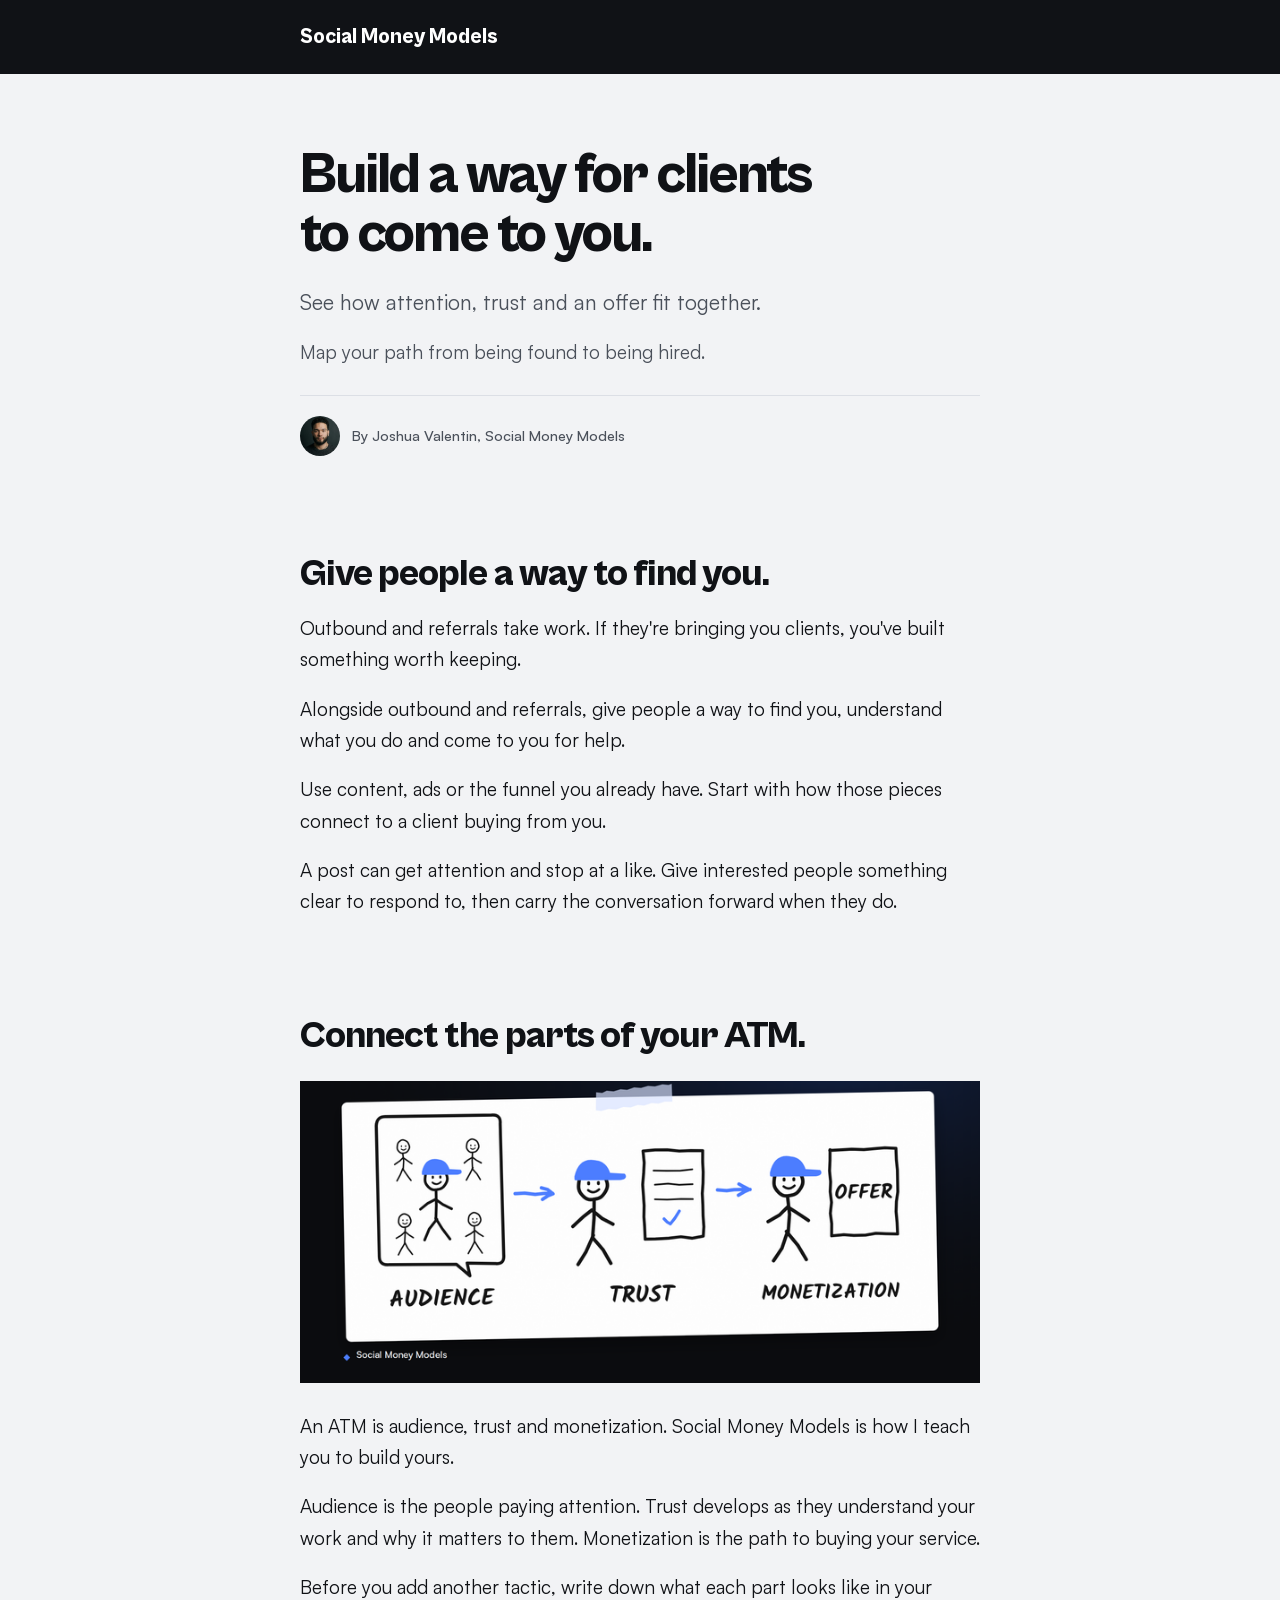
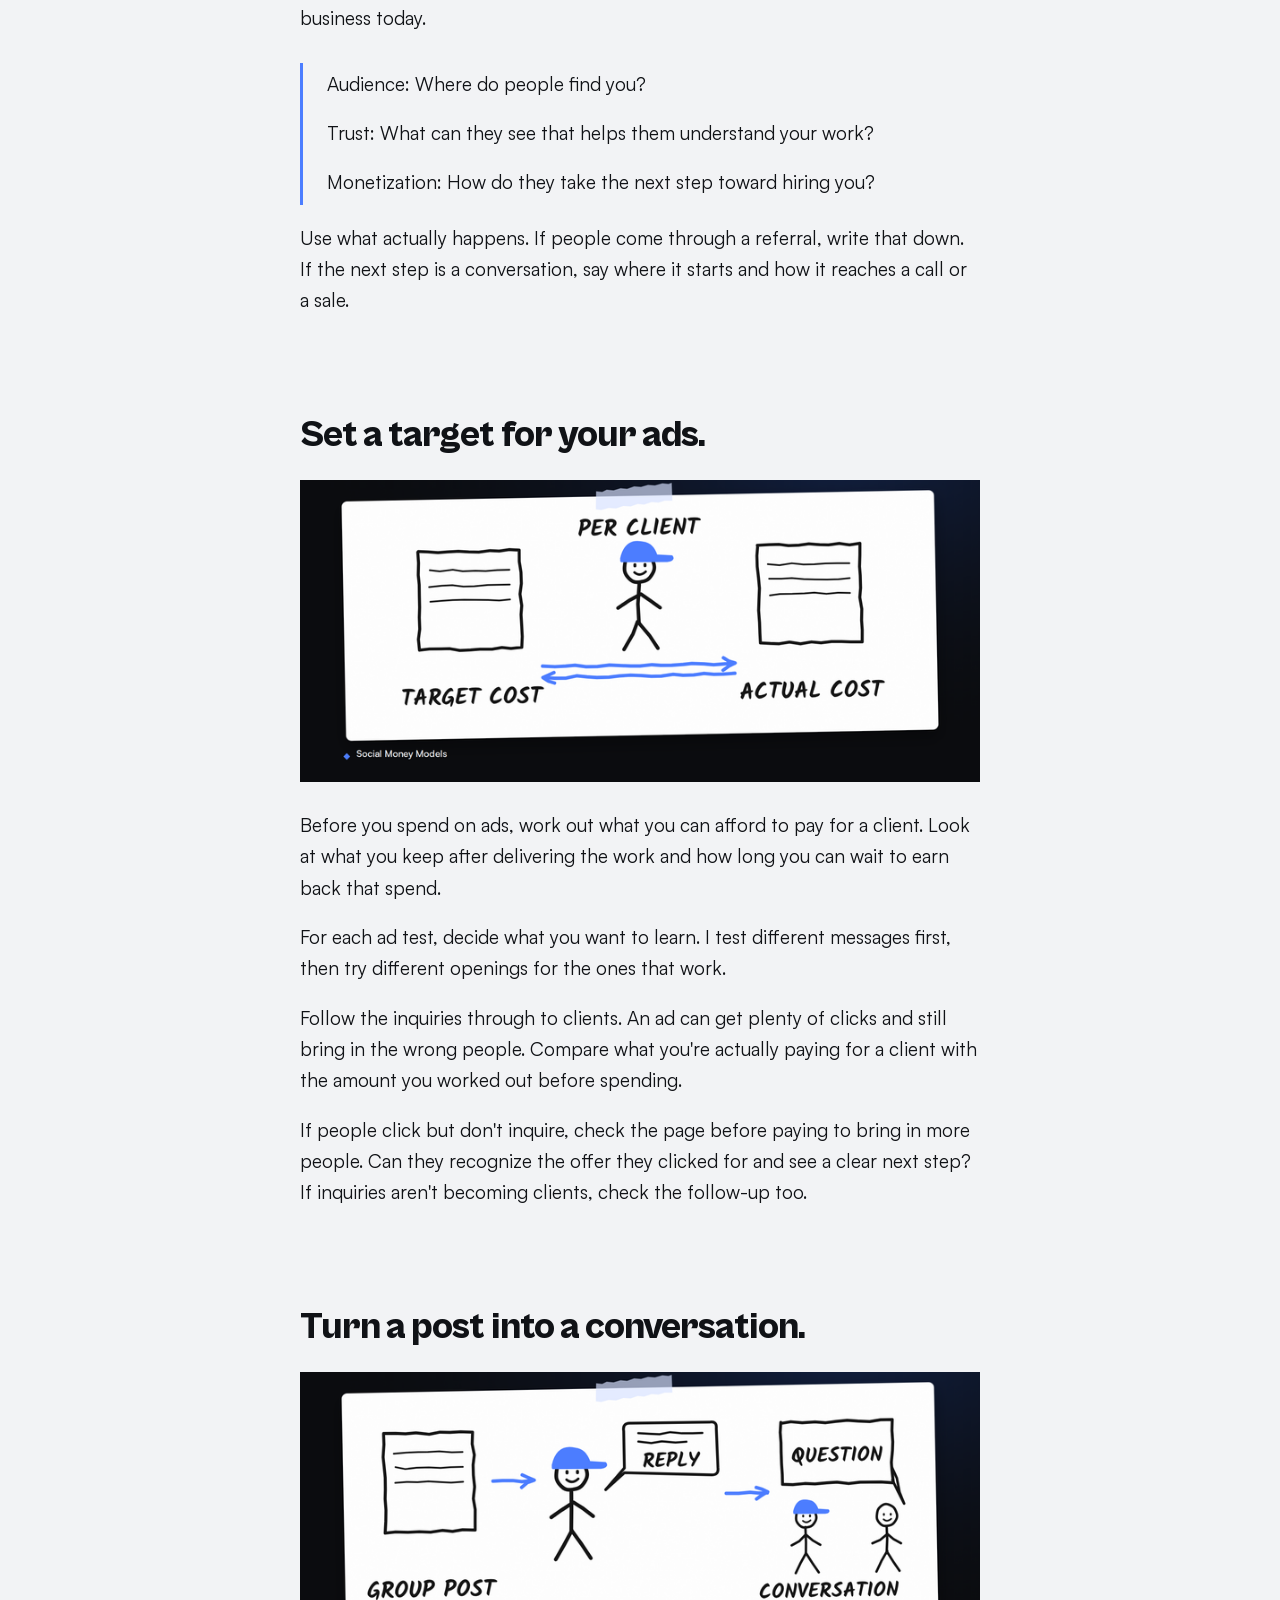
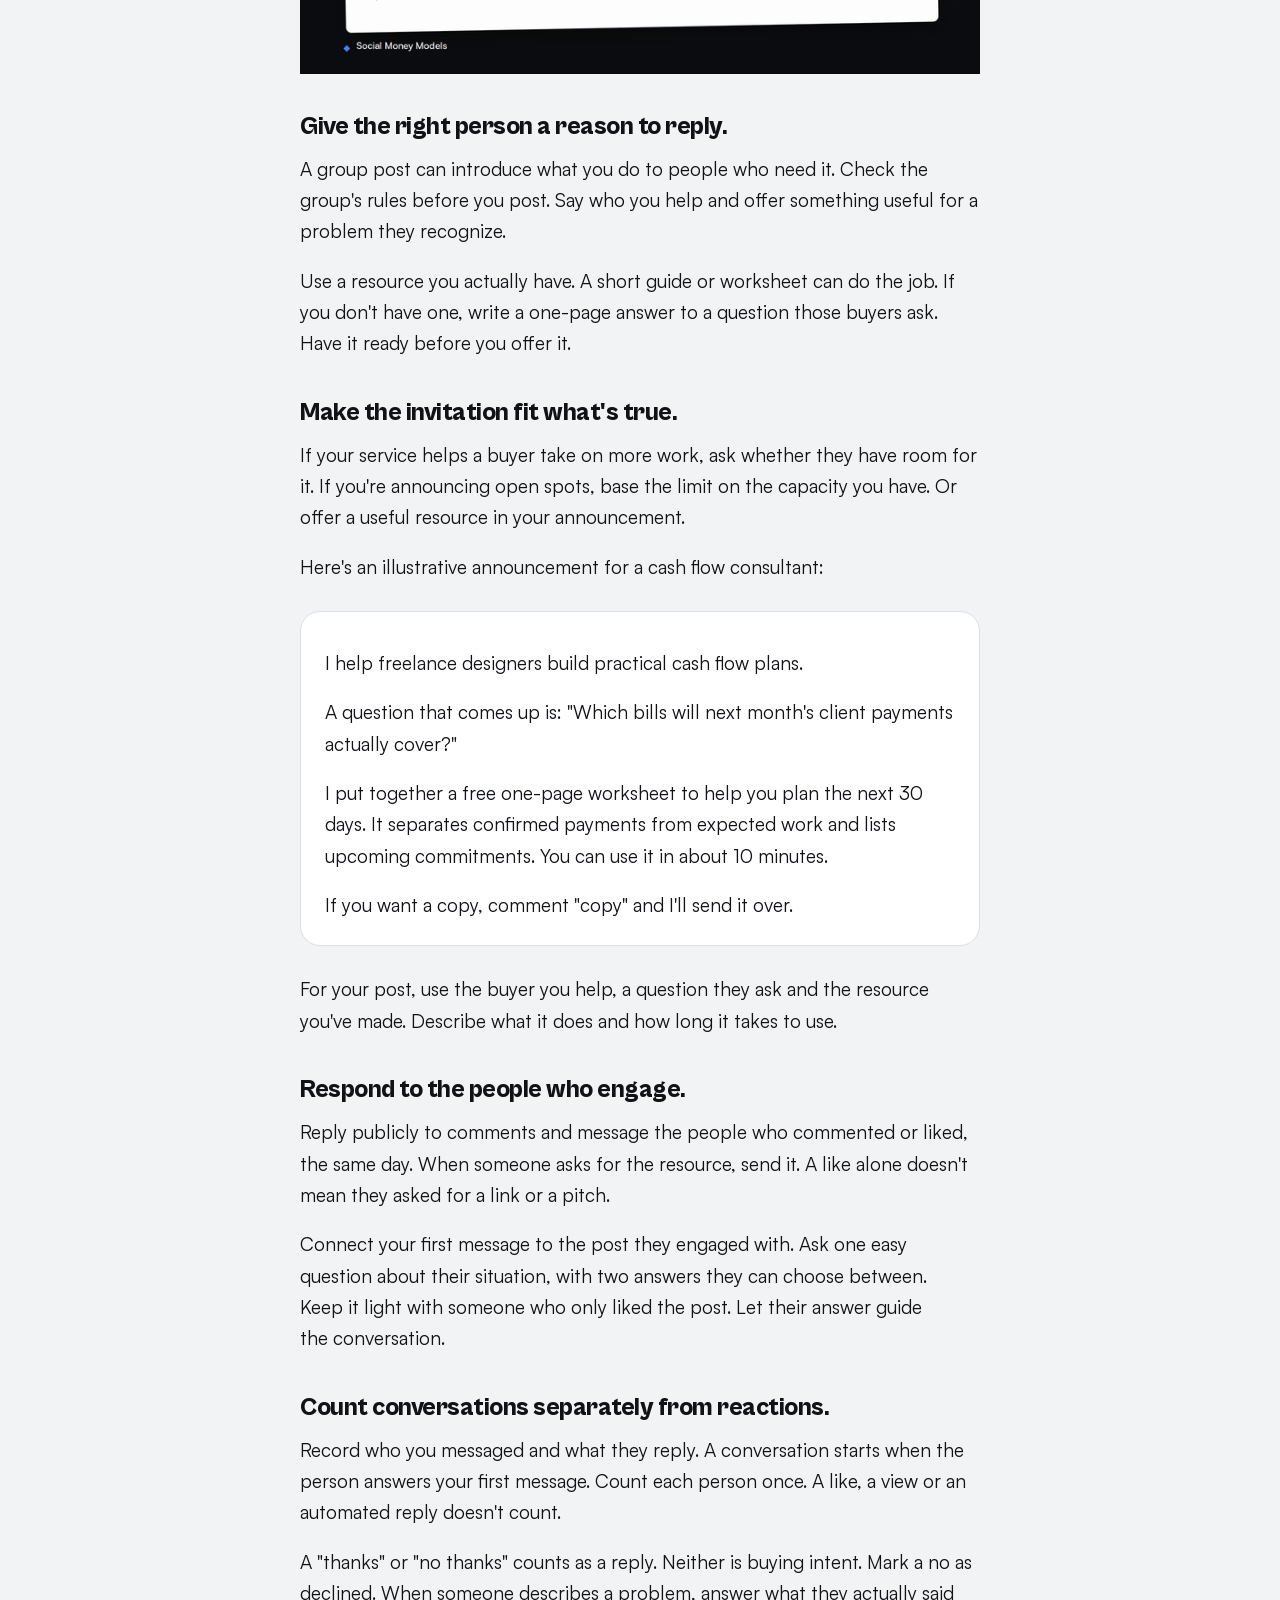
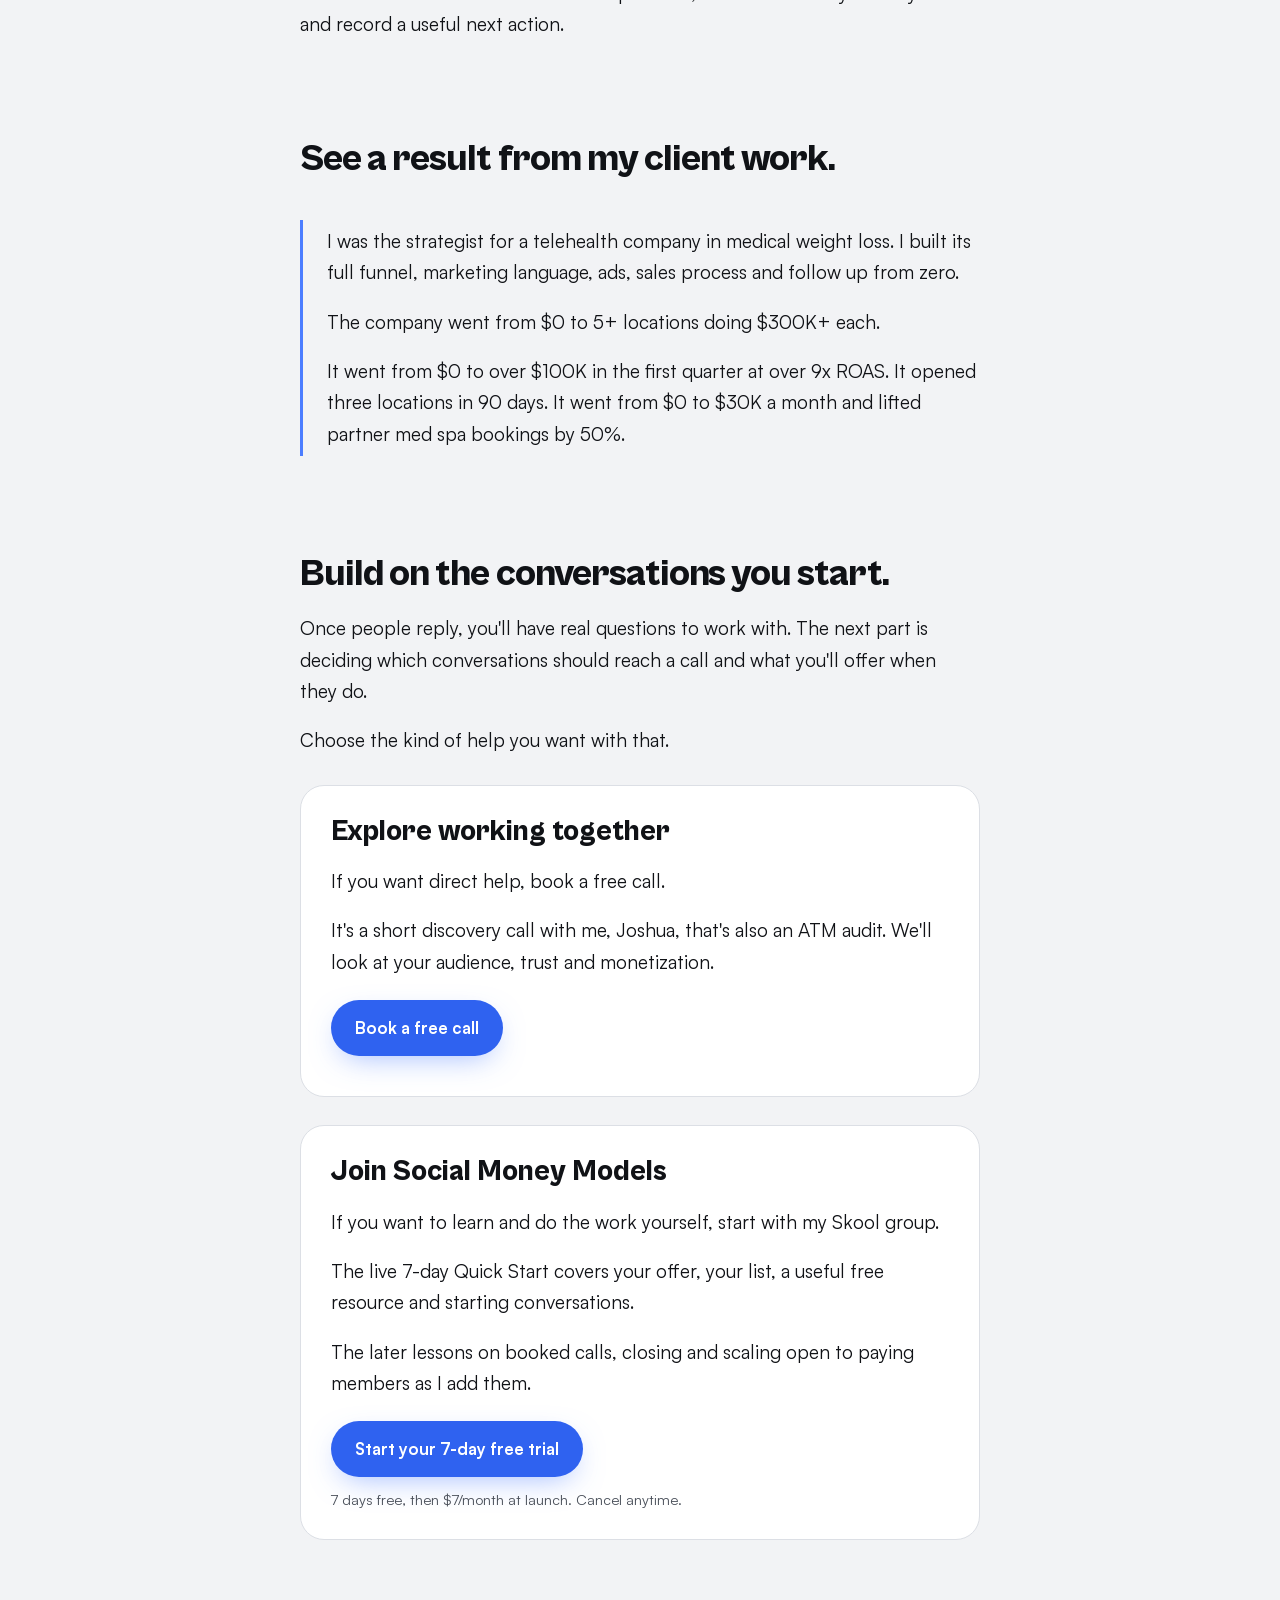
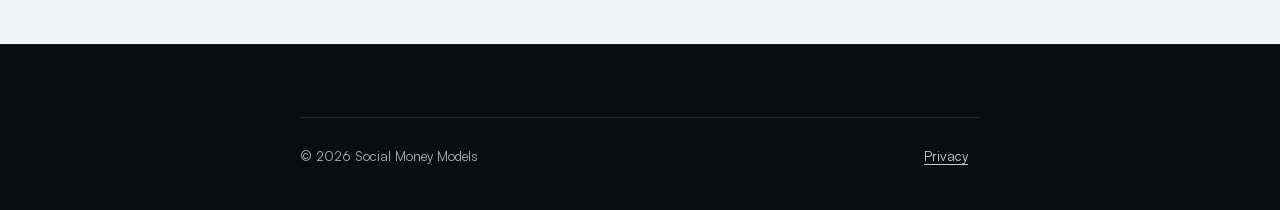
<file: predictable-clients/index.html>
<!doctype html>
<html lang="en">
<head>
<meta charset="utf-8">
<meta name="viewport" content="width=device-width, initial-scale=1">
<script src="/assets/tracking.js"></script>
<script src="/assets/attribution.js"></script>
<meta name="theme-color" content="#101216">
<title>Build a way for clients to come to you. | Social Money Models</title>
<meta name="description" content="See how attention, trust and an offer fit together.">
<link rel="canonical" href="https://socialmoneymodels.com/predictable-clients/">
<link rel="preload" href="/assets/fonts/cabinet-grotesk-800.woff2" as="font" type="font/woff2" crossorigin>
<link rel="preload" href="/assets/fonts/satoshi-400.woff2" as="font" type="font/woff2" crossorigin>
<link rel="stylesheet" href="/assets/site.css">
<link rel="stylesheet" href="/assets/guide.css">
<link rel="stylesheet" href="/assets/approved-guides.css">
<script src="/assets/approved-guides.js" defer></script>
</head>
<body>
<noscript><iframe src="https://www.googletagmanager.com/ns.html?id=GTM-KPSZSQ7B" height="0" width="0" style="display:none;visibility:hidden"></iframe></noscript>
<header class="guide-masthead">
<div class="col">Social Money Models</div></header>
<main class="guide-page">
<div class="col">
<header class="g-top">
<h1 data-copy="0">Build a way for clients to come to you.</h1>
<p data-copy="1" class="dek">See how attention, trust and an offer fit together.</p>
<p data-copy="2" class="takeaway">Map your path from being found to being hired.</p>
<div class="byline"><img src="/assets/joshua.jpg" alt="">
<p data-copy="3">By Joshua Valentin, Social Money Models</p>
</div></header>
<section class="g-sec">
<h2 data-copy="4">Give people a way to find you.</h2>
<div data-copy="5">
<p>Outbound and referrals take work. If they&#x27;re bringing you clients, you&#x27;ve built something worth keeping.</p>
<p>Alongside outbound and referrals, give people a way to find you, understand what you do and come to you for help.</p>
<p>Use content, ads or the funnel you already have. Start with how those pieces connect to a client buying from you.</p>
</div>
<div data-copy="6">
<p>A post can get attention and stop at a like. Give interested people something clear to respond to, then carry the conversation forward when they do.</p>
</div>
</section>
<section class="g-sec">
<h2 data-copy="7">Connect the parts of your ATM.</h2>
<img class="guide-illustration" src="/assets/guide-illustrations/05-clients-atm-760.png"
  srcset="/assets/guide-illustrations/05-clients-atm-760.png 760w, /assets/guide-illustrations/05-clients-atm.png 1600w"
  sizes="(max-width: 400px) calc(100vw - 40px), (max-width: 756px) 90vw, 680px"
  width="1600" height="710" loading="lazy" decoding="async"
  alt="An audience contains a blue capped buyer, who then considers useful work and a service offer across the trust and monetization stages.">
<div data-copy="8">
<p>An ATM is audience, trust and monetization. Social Money Models is how I teach you to build yours.</p>
<p>Audience is the people paying attention. Trust develops as they understand your work and why it matters to them. Monetization is the path to buying your service.</p>
<p>Before you add another tactic, write down what each part looks like in your business today.</p>
</div>
<div data-copy="9" class="application map">
<p>Audience: Where do people find you?</p>
<p>Trust: What can they see that helps them understand your work?</p>
<p>Monetization: How do they take the next step toward hiring you?</p>
</div>
<div data-copy="10">
<p>Use what actually happens. If people come through a referral, write that down. If the next step is a conversation, say where it starts and how it reaches a call or a sale.</p>
</div>
</section>
<section class="g-sec">
<h2 data-copy="11">Set a target for your ads.</h2>
<img class="guide-illustration" src="/assets/guide-illustrations/07-ads-target-760.png"
  srcset="/assets/guide-illustrations/07-ads-target-760.png 760w, /assets/guide-illustrations/07-ads-target.png 1600w"
  sizes="(max-width: 400px) calc(100vw - 40px), (max-width: 756px) 90vw, 680px"
  width="1600" height="710" loading="lazy" decoding="async"
  alt="Two cost records, target and actual, are compared for a blue capped client rather than for clicks.">
<div data-copy="12">
<p>Before you spend on ads, work out what you can afford to pay for a client. Look at what you keep after delivering the work and how long you can wait to earn back that spend.</p>
<p>For each ad test, decide what you want to learn. I test different messages first, then try different openings for the ones that work.</p>
<p>Follow the inquiries through to clients. An ad can get plenty of clicks and still bring in the wrong people. Compare what you&#x27;re actually paying for a client with the amount you worked out before spending.</p>
<p>If people click but don&#x27;t inquire, check the page before paying to bring in more people. Can they recognize the offer they clicked for and see a clear next step? If inquiries aren&#x27;t becoming clients, check the follow-up too.</p>
</div>
</section>
<section class="g-sec">
<h2 data-copy="13">Turn a post into a conversation.</h2>
<img class="guide-illustration" src="/assets/guide-illustrations/06-post-conversation-r2-760.png"
  srcset="/assets/guide-illustrations/06-post-conversation-r2-760.png 760w, /assets/guide-illustrations/06-post-conversation-r2.png 1600w"
  sizes="(max-width: 400px) calc(100vw - 40px), (max-width: 756px) 90vw, 680px"
  width="1600" height="710" loading="lazy" decoding="async"
  alt="A group post leads to a buyer’s reply, then a question and a conversation between the same blue capped buyer and the seller.">
<div data-copy="14" class="criteria">
<h3>Give the right person a reason to reply.</h3>
<p>A group post can introduce what you do to people who need it. Check the group&#x27;s rules before you post. Say who you help and offer something useful for a problem they recognize.</p>
<p>Use a resource you actually have. A short guide or worksheet can do the job. If you don&#x27;t have one, write a one-page answer to a question those buyers ask. Have it ready before you offer it.</p>
<h3>Make the invitation fit what&#x27;s true.</h3>
<p>If your service helps a buyer take on more work, ask whether they have room for it. If you&#x27;re announcing open spots, base the limit on the capacity you have. Or offer a useful resource in your announcement.</p>
<p>Here&#x27;s an illustrative announcement for a cash flow consultant:</p>
<div class="example">
<p>I help freelance designers build practical cash flow plans.</p>
<p>A question that comes up is: &quot;Which bills will next month&#x27;s client payments actually cover?&quot;</p>
<p>I put together a free one-page worksheet to help you plan the next 30 days. It separates confirmed payments from expected work and lists upcoming commitments. You can use it in about 10 minutes.</p>
<p>If you want a copy, comment &quot;copy&quot; and I&#x27;ll send it over.</p>
</div>
<p>For your post, use the buyer you help, a question they ask and the resource you&#x27;ve made. Describe what it does and how long it takes to use.</p>
<h3>Respond to the people who engage.</h3>
<p>Reply publicly to comments and message the people who commented or liked, the same day. When someone asks for the resource, send it. A like alone doesn&#x27;t mean they asked for a link or a pitch.</p>
<p>Connect your first message to the post they engaged with. Ask one easy question about their situation, with two answers they can choose between. Keep it light with someone who only liked the post. Let their answer guide the conversation.</p>
<h3>Count conversations separately from reactions.</h3>
<p>Record who you messaged and what they reply. A conversation starts when the person answers your first message. Count each person once. A like, a view or an automated reply doesn&#x27;t count.</p>
<p>A &quot;thanks&quot; or &quot;no thanks&quot; counts as a reply. Neither is buying intent. Mark a no as declined. When someone describes a problem, answer what they actually said and record a useful next action.</p>
</div>
</section>
<section class="g-sec">
<h2 data-copy="15">See a result from my client work.</h2>
<div data-copy="16" class="application">
<p>I was the strategist for a telehealth company in medical weight loss. I built its full funnel, marketing language, ads, sales process and follow up from zero.</p>
<p>The company went from $0 to 5+ locations doing $300K+ each.</p>
<p>It went from $0 to over $100K in the first quarter at over 9x ROAS. It opened three locations in 90 days. It went from $0 to $30K a month and lifted partner med spa bookings by 50%.</p>
</div>
</section>
<section class="g-sec">
<h2 data-copy="17">Build on the conversations you start.</h2>
<div data-copy="18">
<p>Once people reply, you&#x27;ll have real questions to work with. The next part is deciding which conversations should reach a call and what you&#x27;ll offer when they do.</p>
<p>Choose the kind of help you want with that.</p>
</div>
<div class="ask">
<div data-copy="19">
<h3>Explore working together</h3>
<p>If you want direct help, book a free call.</p>
<p>It&#x27;s a short discovery call with me, Joshua, that&#x27;s also an ATM audit. We&#x27;ll look at your audience, trust and monetization.</p>
</div>
<a data-copy="20" class="btn btn--accent" data-guide-call href="https://calendly.com/socialmoneymodels/free-discovery-call-atm-audit">Book a free call</a>
<p data-copy="21" class="micro"></p>
</div>
<div class="ask">
<div data-copy="22">
<h3>Join Social Money Models</h3>
<p>If you want to learn and do the work yourself, start with my Skool group.</p>
<p>The live 7-day Quick Start covers your offer, your list, a useful free resource and starting conversations.</p>
<p>The later lessons on booked calls, closing and scaling open to paying members as I add them.</p>
</div>
<a data-copy="23" class="btn btn--accent" data-skool href="https://www.skool.com/social-money-models-7594">Start your 7-day free trial</a>
<p data-copy="24" class="micro" data-guide-terms>7 days free, then $7/month at launch. Cancel anytime.</p>
</div>
</section>
</div>
</main>
<footer class="foot">
  <div class="col foot__base">
    <p>© 2026 Social Money Models</p>
    <p><a href="/privacy.html">Privacy</a></p>
  </div>
</footer>
</body>
</html>
</file>
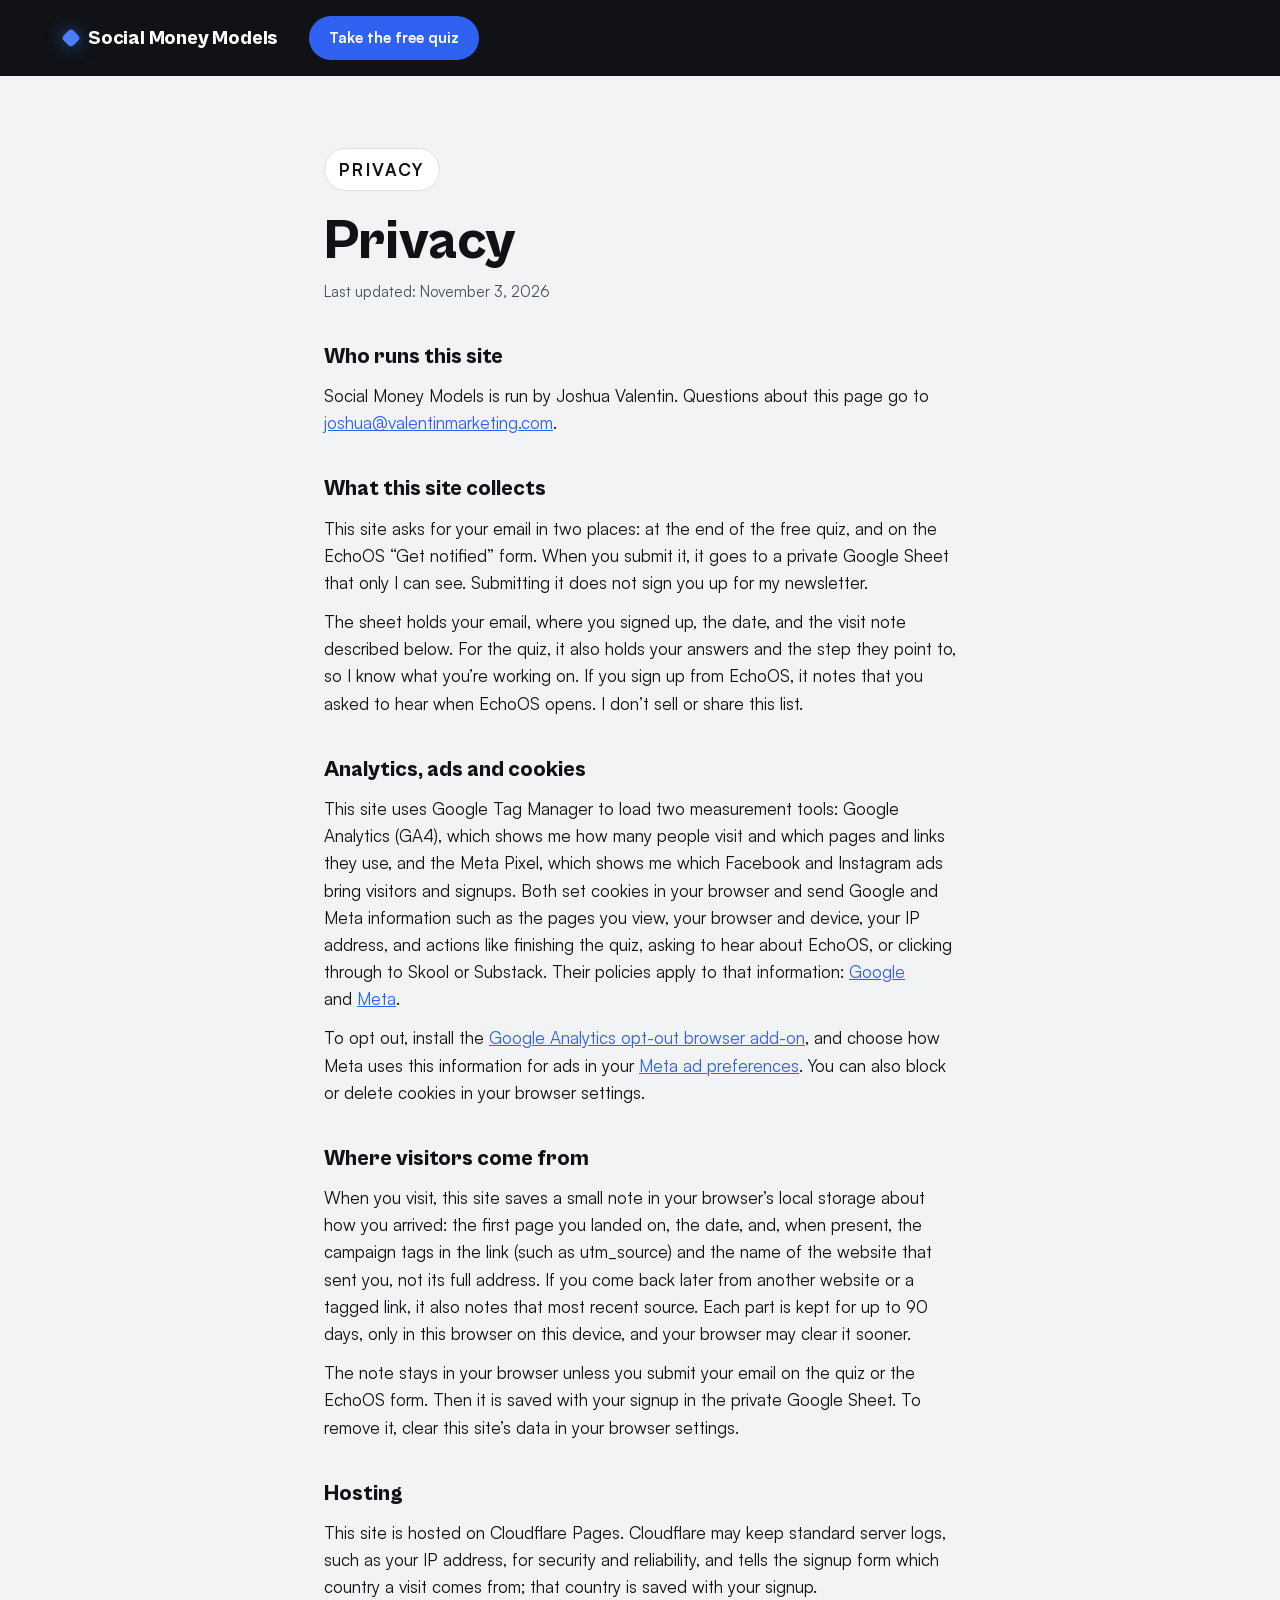
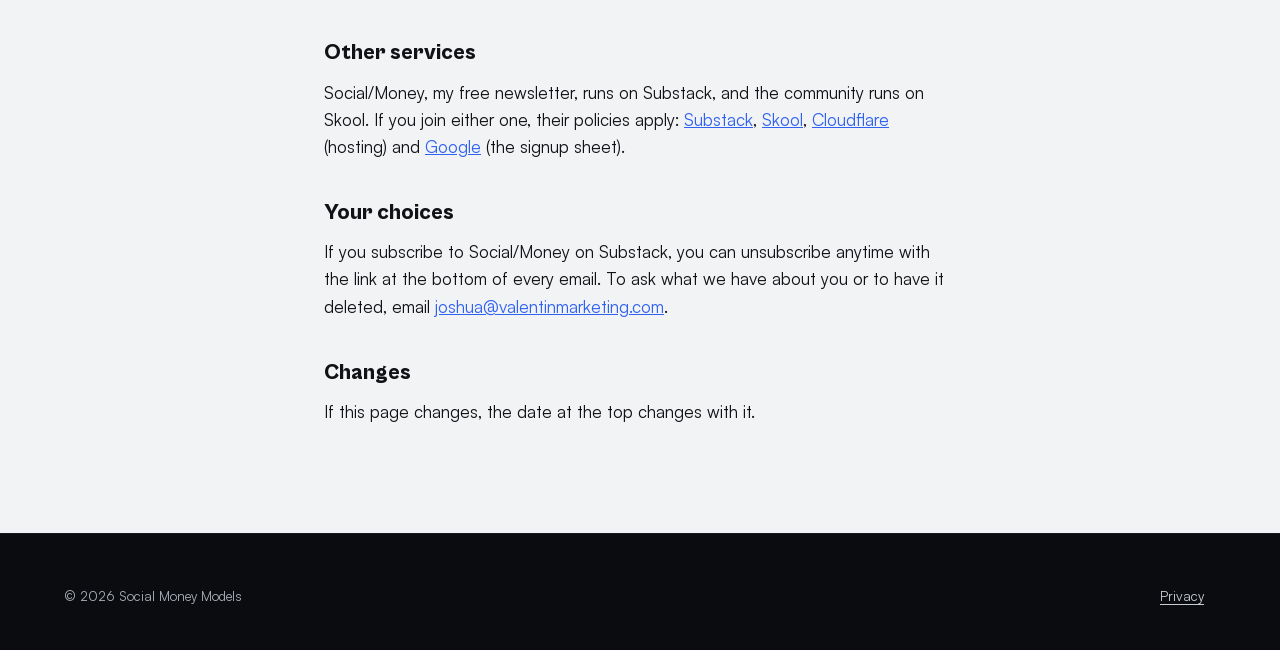
<file: privacy.html>
<!doctype html>
<html lang="en">
<head>
<meta charset="utf-8">
<meta name="viewport" content="width=device-width, initial-scale=1">
  <!-- Google Tag Manager: the container ID is GTM_ID in /assets/tracking.js -->
  <script src="/assets/tracking.js"></script>
  <script src="/assets/attribution.js"></script>
<meta name="theme-color" content="#101216">
<title>Privacy | Social Money Models</title>
<link rel="canonical" href="https://socialmoneymodels.com/privacy.html">
<link rel="preload" href="/assets/fonts/cabinet-grotesk-800.woff2" as="font" type="font/woff2" crossorigin>
<link rel="preload" href="/assets/fonts/satoshi-400.woff2" as="font" type="font/woff2" crossorigin>
<link rel="stylesheet" href="/assets/site.css">
<style>
.page { padding: 72px 0 96px; }
.page .wrap { max-width: 760px; }
.page h1 { font-size: clamp(36px, 6vw, 56px); line-height: 1.05; margin: 10px 0 8px; }
.page h2 { font-size: 22px; margin: 36px 0 8px; }
.page p { font-size: 17px; line-height: 1.6; margin: 0 0 12px; color: var(--ink); }
.page .muted { color: var(--muted); font-size: 15px; }
.page + .foot { padding-top: 24px; }
.page + .foot .foot__base { margin-top: 0; border-top: 0; }
.page a { color: var(--accent-ink, #2F62F0); text-decoration: underline; }
</style>
</head>
<body>
  <!-- Google Tag Manager (noscript) -->
  <noscript><iframe src="https://www.googletagmanager.com/ns.html?id=GTM-KPSZSQ7B" height="0" width="0" style="display:none;visibility:hidden"></iframe></noscript>
<header class="nav">
  <div class="wrap nav__in">
    <a class="nav__mark" href="/">Social Money Models</a>
    <a class="pill-btn" href="/#quiz">Take the free quiz</a>
  </div>
</header>
<main id="main" class="page">
  <div class="wrap">
    <p class="eyebrow">Privacy</p>
    <h1>Privacy</h1>
    <p class="muted">Last updated: November 3, 2026</p>

    <h2>Who runs this site</h2>
    <p>Social Money Models is run by Joshua Valentin. Questions about this page go to <a href="mailto:joshua@valentinmarketing.com">joshua@valentinmarketing.com</a>.</p>

    <h2>What this site collects</h2>
    <p>This site asks for your email in two places: at the end of the free quiz, and on the EchoOS “Get notified” form. When you submit it, it goes to a private Google Sheet that only I can see. Submitting it does not sign you up for my newsletter.</p>
    <p>The sheet holds your email, where you signed up, the date, and the visit note described below. For the quiz, it also holds your answers and the step they point to, so I know what you’re working on. If you sign up from EchoOS, it notes that you asked to hear when EchoOS opens. I don’t sell or share this list.</p>

    <h2>Analytics, ads and cookies</h2>
    <p>This site uses Google Tag Manager to load two measurement tools: Google Analytics (GA4), which shows me how many people visit and which pages and links they use, and the Meta Pixel, which shows me which Facebook and Instagram ads bring visitors and signups. Both set cookies in your browser and send Google and Meta information such as the pages you view, your browser and device, your IP address, and actions like finishing the quiz, asking to hear about EchoOS, or clicking through to Skool or Substack. Their policies apply to that information: <a href="https://policies.google.com/privacy" rel="noopener">Google</a> and <a href="https://www.facebook.com/privacy/policy/" rel="noopener">Meta</a>.</p>
    <p>To opt out, install the <a href="https://tools.google.com/dlpage/gaoptout" rel="noopener">Google Analytics opt-out browser add-on</a>, and choose how Meta uses this information for ads in your <a href="https://www.facebook.com/adpreferences" rel="noopener">Meta ad preferences</a>. You can also block or delete cookies in your browser settings.</p>

    <h2>Where visitors come from</h2>
    <p>When you visit, this site saves a small note in your browser’s local storage about how you arrived: the first page you landed on, the date, and, when present, the campaign tags in the link (such as utm_source) and the name of the website that sent you, not its full address. If you come back later from another website or a tagged link, it also notes that most recent source. Each part is kept for up to 90 days, only in this browser on this device, and your browser may clear it sooner.</p>
    <p>The note stays in your browser unless you submit your email on the quiz or the EchoOS form. Then it is saved with your signup in the private Google Sheet. To remove it, clear this site’s data in your browser settings.</p>

    <h2>Hosting</h2>
    <p>This site is hosted on Cloudflare Pages. Cloudflare may keep standard server logs, such as your IP address, for security and reliability, and tells the signup form which country a visit comes from; that country is saved with your signup.</p>

    <h2>Other services</h2>
    <p>Social/Money, my free newsletter, runs on Substack, and the community runs on Skool. If you join either one, their policies apply: <a href="https://substack.com/privacy" rel="noopener">Substack</a>, <a href="https://www.skool.com/legal" rel="noopener">Skool</a>, <a href="https://www.cloudflare.com/privacypolicy/" rel="noopener">Cloudflare</a> (hosting) and <a href="https://policies.google.com/privacy" rel="noopener">Google</a> (the signup sheet).</p>

    <h2>Your choices</h2>
    <p>If you subscribe to Social/Money on Substack, you can unsubscribe anytime with the link at the bottom of every email. To ask what we have about you or to have it deleted, email <a href="mailto:joshua@valentinmarketing.com">joshua@valentinmarketing.com</a>.</p>

    <h2>Changes</h2>
    <p>If this page changes, the date at the top changes with it.</p>
  </div>
</main>
<footer class="foot">
  <div class="wrap">
    <div class="foot__base">
      <p>© 2026 Social Money Models</p>
      <p><a href="/privacy.html">Privacy</a></p>
    </div>
  </div>
</footer>
</body>
</html>
</file>
<file: assets/site.css>
/* Social Money Models homepage v5. v4's OnePeak structure and components, 0xcreator3 dark hero mood.
   Blue accent (Joshua's palette option 1), used with restraint: buttons, the hero headline phrase, small pills and ticks,
   focus rings and the glows. No accent-filled bands or cards. --accent (#4C7DFF) on dark, --accent-deep (#1D4ED8) on light,
   --accent-btn (#2F62F0) behind white button text (round 1, D6). */

@font-face { font-family: "Cabinet Grotesk"; src: url("fonts/cabinet-grotesk-500.woff2") format("woff2"); font-weight: 500; font-display: swap; }
@font-face { font-family: "Cabinet Grotesk"; src: url("fonts/cabinet-grotesk-800.woff2") format("woff2"); font-weight: 800; font-display: swap; }
@font-face { font-family: "Satoshi"; src: url("fonts/satoshi-400.woff2") format("woff2"); font-weight: 400; font-display: swap; }
@font-face { font-family: "Satoshi"; src: url("fonts/satoshi-500.woff2") format("woff2"); font-weight: 500; font-display: swap; }
@font-face { font-family: "Satoshi"; src: url("fonts/satoshi-700.woff2") format("woff2"); font-weight: 700; font-display: swap; }

:root {
  --ink: #101216;
  --black: #0B0C0F;
  --bg: #F2F3F5;
  --paper: #FFFFFF;
  --muted: #4A505A;
  --line: #DCDFE5;
  --line-soft: #E6E8ED;
  --on-dark: #F2F3F5;
  --muted-dark: #A9AFB9;
  --dim-dark: #8B919B;
  --card-dark: #17191E;
  --accent: #4C7DFF;
  --accent-deep: #1D4ED8;
  --accent-btn: #2F62F0;
  --accent-wash: #E8EEFF;
  --on-accent: #0B1A40;

  --font-display: "Cabinet Grotesk", ui-sans-serif, system-ui, sans-serif;
  --font-text: "Satoshi", ui-sans-serif, system-ui, sans-serif;

  --h1: clamp(2.5rem, 1.15rem + 4.3vw, 5rem);
  --h2: clamp(2rem, 1.2rem + 2.6vw, 3.6rem);
  --lead: clamp(1.125rem, 1rem + 0.45vw, 1.375rem);
  --body: 1.0625rem;

  --edge: clamp(20px, 5vw, 80px);
  --section: clamp(80px, 9vw, 128px);
  --max: 1280px;

  --ease-out: cubic-bezier(0.22, 1, 0.36, 1);
}

/* Two-question quiz uses the approved card direction and existing brand tokens. */
#quiz { margin-top: 0; }
#quiz .quiz__bar { margin-top: 0; }
#quiz .opts { margin-top: 18px; }
#quiz .opt { padding-left: 18px; }
#quiz .gate__row { flex-direction: column; }
#quiz .btn { padding: 14px 22px; }
#quiz .gate__error:focus { outline: none; }
.quiz-outcome { padding: clamp(48px, 9vw, 112px) 20px; min-height: 65vh; }
.quiz-outcome__card { max-width: 680px; margin: auto; padding: clamp(24px, 5vw, 52px); background: var(--paper); border: 1px solid var(--line); border-radius: 24px; }
.quiz-outcome .result__title { font-size: clamp(32px, 4vw, 52px); line-height: 1.08; color: var(--ink); margin: 0; }
.quiz-outcome__body { margin: 24px 0; color: var(--muted); font-size: var(--lead); }
.quiz-outcome .btn { max-width: 100%; padding: 16px 24px; }
.quiz-outcome .link-plain { display: block; margin-top: 24px; color: var(--ink); }
.quiz-outcome [aria-disabled="true"] { cursor: not-allowed; opacity: 0.65; }
button:disabled { cursor: wait; opacity: 0.65; }

/* ---------- reset ---------- */
*, *::before, *::after { box-sizing: border-box; }
html { -webkit-text-size-adjust: 100%; text-size-adjust: 100%; scroll-behavior: smooth; }
body { margin: 0; background: var(--bg); color: var(--ink); font-family: var(--font-text); font-size: var(--body); line-height: 1.55; -webkit-font-smoothing: antialiased; overflow-x: hidden; }
h1, h2, h3, p, figure, ul, ol, dl, dd, blockquote, fieldset { margin: 0; }
ul, ol { padding: 0; list-style: none; }
fieldset { border: 0; padding: 0; min-width: 0; }
img { display: block; max-width: 100%; height: auto; }
button, input { font: inherit; color: inherit; }
button { background: none; border: 0; padding: 0; cursor: pointer; }
a { color: inherit; }
em { font-style: normal; }
[hidden] { display: none !important; }
::selection { background: var(--accent); color: var(--ink); }
h1, h2, h3 { font-family: var(--font-display); font-weight: 800; text-wrap: balance; }
p, li, dd { text-wrap: pretty; }
.sr { position: absolute; clip-path: inset(50%); overflow: hidden; white-space: nowrap; width: 1px; height: 1px; margin: -1px; padding: 0; }
.wrap { max-width: calc(var(--max) + var(--edge) * 2); margin: 0 auto; padding-inline: var(--edge); }

:focus-visible { outline: 3px solid var(--accent-deep); outline-offset: 3px; }
.nav :focus-visible, .hero :focus-visible, .creds :focus-visible, .work :focus-visible, .way--dark :focus-visible,
.foot :focus-visible, .result__head :focus-visible, .next :focus-visible { outline-color: var(--accent); }
.hero .quiz :focus-visible { outline-color: var(--accent-deep); }

.skip { position: absolute; left: -9999px; top: 12px; z-index: 10; background: var(--accent-btn); color: #FFFFFF; padding: 12px 18px; font-weight: 700; text-decoration: none; border-radius: 999px; }
.skip:focus { left: 12px; }

.i { width: 16px; height: 16px; flex: none; fill: none; stroke: currentColor; stroke-width: 1.9; stroke-linecap: round; stroke-linejoin: round; }

/* ---------- type ---------- */
.h2 { font-size: var(--h2); line-height: 1.02; letter-spacing: -0.03em; }
.h2 .lt { font-weight: 500; }
.work .h2 .lt, .next .h2 .lt, .magnet .h2 .lt { color: #E3E6EA; }

.eyebrow { display: inline-flex; align-items: center; gap: 10px; padding: 7px 14px; border-radius: 999px; background: var(--paper); border: 1px solid var(--line); color: var(--muted); font-size: 12px; font-weight: 700; letter-spacing: 0.14em; text-transform: uppercase; line-height: 1.3; }
.eyebrow--dark { background: rgba(76, 125, 255, 0.08); border-color: rgba(76, 125, 255, 0.32); color: var(--accent); }
.eyebrow__dot { width: 7px; height: 7px; border-radius: 50%; background: var(--accent); box-shadow: 0 0 0 4px rgba(76, 125, 255, 0.18); }

.tag { display: inline-flex; align-self: flex-start; align-items: center; padding: 6px 12px; border: 1px solid transparent; border-radius: 999px; background: #EEF0F3; color: #3D424B; font-size: 11.5px; font-weight: 700; letter-spacing: 0.12em; text-transform: uppercase; line-height: 1.3; }
.tag--outline { background: rgba(76, 125, 255, 0.08); border: 1px solid rgba(76, 125, 255, 0.42); color: var(--accent); }
.tag--ink { background: rgba(16, 18, 22, 0.1); color: var(--ink); }
.tag--soft { background: var(--accent-wash); color: var(--accent-deep); }
.tag--light { background: rgba(255, 255, 255, 0.1); color: #FFFFFF; }
.tag--here { display: none; background: var(--accent); color: var(--ink); }
.tag--dark { background: rgba(76, 125, 255, 0.1); border: 1px solid rgba(76, 125, 255, 0.3); color: #9DB6FF; }

.sec-head--center { max-width: 860px; margin: 0 auto; text-align: center; }
.sec-head .h2 { margin-top: 20px; }
.sec-sub { margin-top: 18px; font-size: var(--lead); color: var(--muted); line-height: 1.45; }

/* ---------- controls ---------- */
.btn { display: inline-flex; align-items: center; justify-content: center; gap: 10px; min-height: 56px; padding: 0 28px; border-radius: 999px; font-family: var(--font-text); font-weight: 700; font-size: 16.5px; line-height: 1.2; text-decoration: none; text-align: center; transition: transform 140ms var(--ease-out), background-color 180ms ease, box-shadow 180ms ease; }
.btn--accent { background: var(--accent-btn); color: #FFFFFF; box-shadow: 0 10px 30px -10px rgba(76, 125, 255, 0.55); }
.btn--ink { background: var(--ink); color: #FFFFFF; }
.btn:active { transform: scale(0.97); }
.btn-ghost { display: inline-flex; align-items: center; min-height: 56px; padding: 0 24px; border-radius: 999px; border: 1px solid rgba(255, 255, 255, 0.2); color: var(--on-dark); font-weight: 700; font-size: 16.5px; text-decoration: none; transition: border-color 180ms ease, background-color 180ms ease; }
.pill-btn { display: inline-flex; align-items: center; min-height: 44px; padding: 0 20px; border-radius: 999px; background: var(--accent-btn); color: #FFFFFF; font-weight: 700; font-size: 15px; text-decoration: none; white-space: nowrap; transition: background-color 180ms ease; }
.link-plain { display: inline-flex; align-items: center; min-height: 44px; text-decoration: underline; text-underline-offset: 0.22em; text-decoration-thickness: 1.5px; font-weight: 700; cursor: pointer; }
@media (hover: hover) {
  .btn--accent:hover, .pill-btn:hover { background: var(--accent-deep); }
  .btn--ink:hover { background: #2A2E36; }
  .btn-ghost:hover { border-color: rgba(255, 255, 255, 0.6); background: rgba(255, 255, 255, 0.04); }
  .link-plain:hover { text-decoration-thickness: 3px; }
}

/* ---------- 1. nav ---------- */
.nav { background: var(--ink); color: var(--on-dark); position: relative; z-index: 2; }
.nav__in { display: flex; align-items: center; gap: 32px; min-height: 76px; }
.nav__mark { display: inline-flex; align-items: center; gap: 10px; min-height: 44px; font-family: var(--font-display); font-weight: 800; font-size: 20px; letter-spacing: -0.01em; text-decoration: none; color: #FFFFFF; }
.nav__mark::before { content: ""; width: 14px; height: 14px; border-radius: 4px; background: var(--accent); transform: rotate(45deg); box-shadow: 0 0 18px rgba(76, 125, 255, 0.6); }
.nav__links { display: flex; gap: 6px; margin-left: auto; }
.nav__links a { display: inline-flex; align-items: center; min-height: 44px; padding: 0 12px; color: var(--muted-dark); font-weight: 500; font-size: 15px; text-decoration: none; transition: color 160ms ease; }
.nav__links a:hover { color: #FFFFFF; }

/* ---------- 2. hero ---------- */
.hero { position: relative; overflow: hidden; background: var(--ink); color: var(--on-dark); padding: 40px 0 48px; }
.hero::before { content: ""; position: absolute; inset: 0; pointer-events: none;
  background:
    radial-gradient(620px 520px at 58% 78%, rgba(76, 125, 255, 0.20), transparent 70%),
    radial-gradient(900px 640px at 90% 20%, rgba(22, 44, 110, 0.38), transparent 72%),
    radial-gradient(700px 500px at 0% 0%, rgba(76, 125, 255, 0.06), transparent 70%); }
.hero::after { content: ""; position: absolute; inset: 0; pointer-events: none; opacity: 0.5;
  background-image: radial-gradient(rgba(255, 255, 255, 0.07) 1px, transparent 1.2px); background-size: 24px 24px;
  -webkit-mask-image: radial-gradient(ellipse 70% 80% at 70% 40%, #000 20%, transparent 75%); mask-image: radial-gradient(ellipse 70% 80% at 70% 40%, #000 20%, transparent 75%); }
.hero > .wrap { position: relative; z-index: 1; }
.hero__grid { display: grid; grid-template-columns: minmax(0, 1.05fr) minmax(0, 0.95fr); gap: clamp(40px, 5vw, 88px); align-items: center; }
.hero .eyebrow { text-transform: none; letter-spacing: 0.01em; font-size: 13.5px; font-weight: 500; }
.hero__title { margin-top: 28px; font-size: var(--h1); line-height: 1; letter-spacing: -0.035em; color: #FFFFFF; }
.hero__title .lt { font-weight: 500; color: #E3E6EA; }
.hero__title em { color: var(--accent); }
.hero__sub { margin-top: 28px; max-width: 32ch; font-size: var(--lead); line-height: 1.45; color: #C8CDD4; }
.hero__acts { display: flex; flex-wrap: wrap; gap: 12px; margin-top: 40px; }
.hero__under { margin-top: 18px; font-size: 14.5px; color: var(--muted-dark); max-width: 56ch; }

.hero__stage { position: relative; }
.peek { position: absolute; top: 0; right: -8px; width: 72%; padding: 18px 22px 44px; border-radius: 24px; background: linear-gradient(160deg, #1D2027, #14161A); border: 1px solid rgba(255, 255, 255, 0.09); transform: rotate(2deg) translateY(-8px); transform-origin: top right; will-change: transform; box-shadow: 0 30px 60px -20px rgba(0, 0, 0, 0.6); color: var(--on-dark); }
.peek__tag { font-size: 11px; font-weight: 700; letter-spacing: 0.14em; text-transform: uppercase; color: var(--accent); }
.peek__title { margin-top: 8px; font-family: var(--font-display); font-weight: 800; font-size: 17px; line-height: 1.15; max-width: 26ch; }

/* ---------- quiz card ---------- */
.quiz { position: relative; z-index: 1; margin-top: 96px; padding: 30px 32px 32px; border-radius: 26px; background: var(--paper); color: var(--ink); box-shadow: 0 50px 100px -30px rgba(0, 0, 0, 0.75), 0 0 0 1px rgba(255, 255, 255, 0.08), 0 0 80px -10px rgba(76, 125, 255, 0.18); scroll-margin-top: 16px; }
.quiz:focus { outline: none; }
.quiz__head { display: flex; align-items: center; justify-content: space-between; gap: 12px; flex-wrap: wrap; }
.quiz__title { font-weight: 700; font-size: 15px; color: var(--muted); }
.quiz__bar { display: flex; align-items: center; gap: 14px; min-height: 44px; margin-top: 14px; }
.progress { display: flex; gap: 6px; flex: 1; }
.progress span { flex: 1; height: 6px; border-radius: 99px; background: var(--line-soft); transition: background-color 260ms ease; }
.progress span.is-on { background: linear-gradient(90deg, var(--accent-deep), var(--accent)); }
.count { flex: none; font-size: 13.5px; font-weight: 700; color: var(--muted); font-variant-numeric: tabular-nums; }
.q { margin: 16px 0 18px; font-family: var(--font-display); font-weight: 800; font-size: clamp(1.4rem, 1.2rem + 0.6vw, 1.75rem); line-height: 1.15; letter-spacing: -0.015em; }
.q:focus { outline: none; }
.opts { display: grid; gap: 10px; }
.opt { position: relative; display: flex; align-items: center; gap: 14px; width: 100%; min-height: 64px; padding: 14px 48px 14px 14px; border: 1.5px solid var(--line); border-radius: 16px; background: var(--paper); text-align: left; font-size: 16px; font-weight: 500; line-height: 1.4; transition: border-color 160ms ease, background-color 160ms ease, transform 120ms var(--ease-out), box-shadow 160ms ease; }
.opt__key { flex: none; display: grid; place-items: center; width: 32px; height: 32px; border-radius: 10px; border: 1.5px solid var(--line); font-size: 13px; font-weight: 700; color: var(--muted); transition: inherit; }
.opt::after { content: "→"; position: absolute; right: 18px; top: 50%; font-size: 18px; font-weight: 700; opacity: 0; transform: translate(-6px, -50%); transition: opacity 160ms ease, transform 160ms var(--ease-out); }
@media (hover: hover) {
  .opt:hover { border-color: var(--ink); background: #F7F8FA; box-shadow: 0 6px 18px -10px rgba(16, 18, 22, 0.35); }
  .opt:hover .opt__key { border-color: var(--ink); color: var(--ink); }
  .opt:hover::after { opacity: 1; transform: translate(0, -50%); }
}
.opt:focus-visible { border-color: var(--ink); outline-offset: 2px; }
.opt:focus-visible::after { opacity: 1; transform: translate(0, -50%); }
.opt:active { transform: scale(0.985); background: #EEF0F3; }
.opt[aria-pressed="true"] { border-color: var(--accent-deep); background: var(--accent-wash); }
.opt[aria-pressed="true"] .opt__key { background: var(--accent-deep); border-color: var(--accent-deep); color: #FFFFFF; }
.step.is-in { animation: step-in 280ms var(--ease-out); }
@keyframes step-in { from { opacity: 0; transform: translateY(8px); } to { opacity: 1; transform: none; } }

.gate__line { font-size: 16px; color: var(--muted); }
.gate__label { display: block; margin-top: 18px; font-size: 14px; font-weight: 700; }
.gate__row { display: flex; gap: 10px; margin-top: 8px; }
.gate__input { flex: 1; min-width: 0; min-height: 56px; padding: 0 18px; border: 1.5px solid var(--line); border-radius: 999px; background: #F7F8FA; font-size: 16px; transition: border-color 160ms ease, background-color 160ms ease; }
.gate__input::placeholder { color: #737985; }
.gate__input:focus { outline: none; border-color: var(--ink); background: #FFFFFF; box-shadow: 0 0 0 4px rgba(29, 78, 216, 0.18); }
.gate__input[aria-invalid="true"] { border-color: #B42318; }
.gate__btn { flex: none; box-shadow: none; }
.gate__error { min-height: 0; margin-top: 8px; font-size: 14px; font-weight: 700; color: #B42318; }
.gate__error:empty { margin: 0; }
.gate__consent { margin-top: 12px; font-size: 13.5px; line-height: 1.5; color: var(--muted); }

.back { flex: none; display: inline-flex; align-items: center; gap: 4px; min-height: 44px; margin-left: -6px; padding: 0 10px 0 4px; font-size: 14.5px; font-weight: 700; color: var(--muted); border-radius: 999px; }
@media (hover: hover) { .back:hover { color: var(--ink); } }

.nojs { margin-top: 18px; font-size: 15.5px; color: var(--muted); }
.nojs details { margin-top: 10px; border: 1.5px solid var(--line); border-radius: 16px; }
.nojs summary { display: flex; align-items: center; min-height: 56px; padding: 12px 16px; font-weight: 700; color: var(--ink); cursor: pointer; }
.nojs details p { padding: 0 16px 16px; }
.no-js .quiz__form { display: none; }
.js .nojs { display: none; }

/* ---------- 3. credential band ---------- */
.creds { position: relative; background: var(--ink); color: var(--on-dark); padding: 56px 0 88px; }
.creds__strip { display: grid; grid-template-columns: minmax(0, 300px) minmax(0, 1fr); gap: 56px; align-items: center; margin-top: 56px; padding-top: 36px; border-top: 1px solid rgba(255, 255, 255, 0.1); }
.creds__line { font-size: 15.5px; line-height: 1.5; color: var(--muted-dark); }
.quotes { display: grid; grid-template-columns: repeat(3, minmax(0, 1fr)); gap: 24px 40px; }
.quote__text { font-family: var(--font-display); font-weight: 500; font-size: clamp(1.1rem, 0.95rem + 0.45vw, 1.35rem); line-height: 1.3; letter-spacing: -0.01em; color: #E3E6EA; }
.quote__by { margin-top: 10px; font-size: 13.5px; font-weight: 700; letter-spacing: 0.04em; color: var(--dim-dark); }
.stats { display: grid; grid-template-columns: repeat(3, minmax(0, 1fr)); }
.stat { padding: 4px 40px; border-left: 1px solid rgba(255, 255, 255, 0.14); }
.stat:first-child { padding-left: 0; border-left: 0; }
.stat dt { font-family: var(--font-display); font-weight: 800; font-size: clamp(2.6rem, 1.6rem + 3vw, 4.5rem); line-height: 1; letter-spacing: -0.04em; color: #FFFFFF; }
.stat dd { margin-top: 12px; font-size: 15.5px; color: var(--muted-dark); max-width: 30ch; }

/* ---------- 4. three ways ---------- */
.ways { background: var(--bg); padding: var(--section) 0; }
.ways__grid { display: grid; grid-template-columns: repeat(3, minmax(0, 1fr)); gap: 20px; margin-top: 64px; }
.way { position: relative; display: flex; flex-direction: column; border-radius: 22px; overflow: hidden; border: 1px solid var(--line); background: var(--paper); }
.way__top { position: relative; height: 200px; display: flex; align-items: flex-end; padding: 0 32px; }
.way__num { position: relative; font-family: var(--font-display); font-weight: 800; font-size: 104px; line-height: 0.78; letter-spacing: -0.05em; }
.way__body { position: relative; display: flex; flex-direction: column; flex: 1; padding: 30px 32px 26px; }
.way__title { margin-top: 18px; font-size: 30px; line-height: 1.05; letter-spacing: -0.02em; }
.way__text { margin-top: 12px; margin-bottom: 32px; font-size: 16px; line-height: 1.55; color: var(--muted); }
.way__foot { display: flex; flex-wrap: wrap; align-items: center; justify-content: space-between; gap: 4px 12px; margin-top: auto; padding-top: 14px; border-top: 1px solid var(--line-soft); }
.way__price { font-size: 15px; font-weight: 700; }
.way__link { display: inline-flex; align-items: center; gap: 6px; min-height: 44px; font-size: 15px; font-weight: 700; text-decoration: none; white-space: nowrap; }
.notify { margin-top: 14px; }
.notify[hidden] { display: none; }
.notify__label { display: block; font-size: 14px; font-weight: 700; }
.notify__row { display: flex; flex-wrap: wrap; gap: 8px; margin-top: 8px; }
.notify__row[hidden] { display: none; }
.notify__input { flex: 1 1 180px; min-height: 48px; font-size: 16px; }
.notify__btn { flex: none; min-height: 48px; padding: 0 22px; box-shadow: none; }
.notify__note { margin-top: 8px; font-size: 14px; line-height: 1.45; color: var(--muted); }
/* card header vignettes: drawn in HTML/CSS/SVG, aria-hidden */
.vig { position: absolute; right: 24px; bottom: -16px; z-index: 1; }
.vig--step { display: grid; gap: 8px; width: 46%; padding: 16px 16px 14px; transform: rotate(-4deg); background: #FFFFFF; border: 1px solid var(--line); border-radius: 14px; box-shadow: 0 18px 30px -18px rgba(16, 18, 22, 0.35); }
.sk { display: block; height: 8px; border-radius: 99px; background: #E3E6EA; }
.sk--w60 { width: 60%; height: 10px; background: #CFD3DA; } .sk--w90 { width: 90%; } .sk--w75 { width: 75%; } .sk--w55 { width: 55%; background: #C9D6FF; }
.vig__check { display: flex; align-items: center; gap: 8px; margin-top: 4px; padding: 8px; border-radius: 10px; background: var(--accent-wash); }
.vig__check i { position: relative; flex: none; width: 18px; height: 18px; border-radius: 50%; background: var(--accent); }
.vig__check i::after { content: ""; position: absolute; left: 6px; top: 3px; width: 4px; height: 8px; border: solid var(--ink); border-width: 0 2px 2px 0; transform: rotate(45deg); }
.vig--course { display: grid; gap: 7px; width: 48%; padding: 12px 12px 14px; border-radius: 14px; background: #1A1F24; border: 1px solid rgba(255, 255, 255, 0.08); box-shadow: 0 18px 30px -16px rgba(0, 0, 0, 0.7); }
.vig__row { display: flex; align-items: center; gap: 8px; padding: 6px 8px; border-radius: 8px; background: rgba(255, 255, 255, 0.04); }
.vig__row b { flex: none; display: grid; place-items: center; width: 18px; height: 18px; border-radius: 5px; background: rgba(255, 255, 255, 0.1); color: #E3E6EA; font-size: 10.5px; font-weight: 700; }
.vig__row .sk { flex: 1; height: 6px; background: rgba(255, 255, 255, 0.16); }
.vig__row.is-open b { background: var(--accent); color: var(--ink); }
.vig__tick { position: relative; flex: none; width: 14px; height: 14px; border-radius: 50%; background: rgba(76, 125, 255, 0.25); }
.vig__tick::after { content: ""; position: absolute; left: 4.5px; top: 2px; width: 3px; height: 7px; border: solid var(--accent); border-width: 0 2px 2px 0; transform: rotate(45deg); }
.vig__lock { position: relative; flex: none; width: 10px; height: 8px; margin: 4px 2px 0; border-radius: 2px; background: rgba(255, 255, 255, 0.3); }
.vig__lock::before { content: ""; position: absolute; left: 2px; top: -5px; width: 6px; height: 6px; border: 1.5px solid rgba(255, 255, 255, 0.3); border-bottom: 0; border-radius: 4px 4px 0 0; box-sizing: border-box; }
.vig--app { display: grid; gap: 8px; padding: 10px 12px 12px; border-radius: 14px; background: #1A1D23; border: 1px solid rgba(255, 255, 255, 0.08); box-shadow: 0 18px 30px -16px rgba(0, 0, 0, 0.7); }
.vig__dots { display: flex; gap: 5px; }
.vig__dots i { width: 6px; height: 6px; border-radius: 50%; background: rgba(255, 255, 255, 0.18); }
.vig__clips { display: flex; gap: 6px; }
.vig__clips i { width: 48px; aspect-ratio: 9 / 16; border-radius: 8px; background: linear-gradient(#2A2F38, #1A1D23); border: 1px solid rgba(255, 255, 255, 0.06); }
.vig__clips i.is-on { border-color: var(--accent); box-shadow: 0 0 0 3px rgba(76, 125, 255, 0.18); background: linear-gradient(rgba(76, 125, 255, 0.22), #1A1D23); }
.vig__wave { width: 100%; height: 16px; fill: none; stroke: var(--accent); stroke-width: 3; stroke-linecap: round; }
@media (hover: hover) { .way__link:hover { text-decoration: underline; text-underline-offset: 0.2em; } }
.way--light .way__top { background: linear-gradient(180deg, #ECEEF2, #FFFFFF); color: var(--ink); }
.way--dark { background: var(--ink); border-color: var(--ink); color: #FFFFFF; }
.way--dark .way__top { background: radial-gradient(240px 160px at 70% 0%, rgba(76, 125, 255, 0.28), transparent 70%), linear-gradient(180deg, #1A1D23, var(--ink)); color: #FFFFFF; }
.way--dark .way__text { color: #B4BAC4; }
.way--dark .way__foot { border-color: rgba(255, 255, 255, 0.12); }
.way--dark .way__link { color: var(--accent); }
.way--dark .way__price { color: #FFFFFF; }
.way--wash .way__top { background: radial-gradient(260px 170px at 70% 0%, rgba(76, 125, 255, 0.16), transparent 70%), linear-gradient(180deg, #EEF1F6, #FFFFFF); color: var(--ink); }

/* ---------- 5. lead magnet ---------- */
.magnet { position: relative; overflow: hidden; background: #0D111A; color: var(--on-dark); padding: var(--section) 0 0; }
.magnet::before { content: ""; position: absolute; inset: 0; pointer-events: none; background: radial-gradient(560px 460px at 23% 58%, rgba(76, 125, 255, 0.22), transparent 70%); }
.magnet__grid { position: relative; display: grid; grid-template-columns: minmax(0, 0.85fr) minmax(0, 1.15fr); gap: clamp(48px, 7vw, 112px); align-items: end; }
.magnet__art { position: relative; align-self: end; justify-self: center; width: 100%; max-width: 480px; }
.magnet__art::before { content: ""; position: absolute; left: 7%; right: 7%; top: 48%; bottom: 0; border-radius: 29% 29% 0 0 / 48% 48% 0 0; background: linear-gradient(180deg, #2A3347, #171B24 85%); box-shadow: inset 0 1px 0 rgba(255, 255, 255, 0.1); }
.magnet__photo { position: relative; }
.magnet__photo img { width: 100%; clip-path: inset(0 7%); }
.magnet__copy { padding-bottom: var(--section); }
.magnet__copy .h2 { margin-top: 20px; }
.magnet .h2 { color: #FFFFFF; }
.magnet__bold { margin-top: 22px; font-size: 18px; font-weight: 700; color: #FFFFFF; }
.magnet .checks li { color: var(--muted-dark); }
.magnet .checks li strong { color: #FFFFFF; }
.checks { display: grid; gap: 14px; margin-top: 22px; }
.checks li { position: relative; padding-left: 38px; font-size: 17px; line-height: 1.5; color: var(--muted); }
.checks li strong { color: var(--ink); }
.checks li::before { content: ""; position: absolute; left: 0; top: 1px; width: 24px; height: 24px; border-radius: 50%; background: var(--accent); }
.checks li::after { content: ""; position: absolute; left: 8.5px; top: 6px; width: 6px; height: 11px; border: solid var(--ink); border-width: 0 2.2px 2.2px 0; transform: rotate(45deg); }
.magnet .btn { margin-top: 36px; }
.magnet__small { margin-top: 14px; font-size: 14px; color: var(--muted-dark); }

/* ---------- 6. client work ---------- */
.work { position: relative; overflow: hidden; background: var(--black); color: var(--on-dark); padding: var(--section) 0; }
.work > .wrap::before { content: ""; position: absolute; top: calc(var(--section) * -1); left: var(--edge); right: var(--edge); border-top: 1px solid rgba(255, 255, 255, 0.12); }
.work::before { content: ""; position: absolute; inset: 0; pointer-events: none; background: radial-gradient(700px 300px at 50% 0%, rgba(76, 125, 255, 0.08), transparent 70%); }
.work .wrap { position: relative; }
.work .sec-sub { color: var(--muted-dark); }
.work .h2 { color: #FFFFFF; }
.work__grid { display: grid; grid-template-columns: repeat(2, minmax(0, 1fr)); gap: 24px; margin: 64px auto 0; }
.case { display: flex; flex-direction: column; padding: 32px 36px; border-radius: 22px; background: var(--card-dark); border: 1px solid rgba(255, 255, 255, 0.08); }
.case__fig { margin-top: 28px; font-family: var(--font-display); font-weight: 800; font-size: clamp(3rem, 2rem + 3.4vw, 5.25rem); line-height: 0.95; letter-spacing: -0.045em; color: #FFFFFF; }
.case__to { font-weight: 500; font-size: 0.42em; letter-spacing: 0; color: var(--dim-dark); vertical-align: 0.5em; margin: 0 0.15em; }
.case__unit { margin-top: 10px; font-size: 16px; font-weight: 700; color: #E3E6EA; }
.case__fig--word { font-size: clamp(2.4rem, 1.6rem + 2.6vw, 4.25rem); }
.case__line { margin-top: 28px; padding-top: 24px; border-top: 1px solid rgba(255, 255, 255, 0.1); font-size: 17.5px; line-height: 1.55; color: #D3D7DD; }
.case__foot { margin-top: 20px; font-size: 12px; font-weight: 700; letter-spacing: 0.12em; text-transform: uppercase; color: var(--dim-dark); }
.work__act { margin-top: 56px; text-align: center; }

/* ---------- 7. about and faq ---------- */
.about { background: var(--bg); padding: var(--section) 0 calc(var(--section) * 0.75); }
.about__grid, .faq__grid { display: grid; grid-template-columns: minmax(0, 5fr) minmax(0, 7fr); gap: clamp(40px, 6vw, 96px); }
.about .h2, .faq .h2 { margin-top: 20px; }
.about__grid { grid-template-areas: "lead big" "sign big"; grid-template-rows: auto 1fr; align-items: start; }
.about__lead { grid-area: lead; }
.about__text { display: contents; }
.about__big { grid-area: big; }
.about__big { font-size: clamp(1.3rem, 1rem + 1vw, 1.875rem); line-height: 1.4; font-weight: 500; letter-spacing: -0.01em; }
.about__big p + p { margin-top: 0.9em; color: var(--muted); }
.about__sign { grid-area: sign; display: flex; align-items: center; gap: 18px; max-width: 440px; margin-top: 36px; padding-top: 28px; border-top: 1px solid var(--line); }
.about__sign img { width: 64px; height: 64px; flex: none; border-radius: 50%; object-fit: cover; }
.about__sign p { font-size: 16px; color: var(--muted); }
.about__sign strong { color: var(--ink); }
.faq { background: var(--bg); padding: 0 0 var(--section); }
.faq__grid { position: relative; padding-top: calc(var(--section) * 0.75); }
.faq__grid::before { content: ""; position: absolute; top: 0; left: var(--edge); right: var(--edge); border-top: 1px solid var(--line); }
.faq__lead .btn { margin-top: 32px; }
@media (min-width: 861px) { .faq__lead { position: sticky; top: 112px; align-self: start; } }
.faq__under { margin-top: 14px; font-size: 14.5px; color: var(--muted); }
.faq__list > div { padding: 28px 0; border-top: 1px solid var(--line); }
.faq__list > div:last-child { border-bottom: 1px solid var(--line); }
.faq__list dt { font-family: var(--font-display); font-weight: 800; font-size: clamp(1.25rem, 1.1rem + 0.5vw, 1.5rem); line-height: 1.2; letter-spacing: -0.01em; }
.faq__list dd { margin-top: 10px; font-size: 17px; color: var(--muted); max-width: 58ch; }

/* ---------- result ---------- */
.result__head { position: relative; overflow: hidden; background: var(--ink); color: var(--on-dark); padding: 64px 0 120px; }
.result__head::before { content: ""; position: absolute; inset: 0; pointer-events: none; background: radial-gradient(600px 400px at 80% 30%, rgba(76, 125, 255, 0.18), transparent 70%), radial-gradient(900px 600px at 90% 20%, rgba(22, 44, 110, 0.28), transparent 72%); }
.result__head-in { position: relative; }
.result__head .eyebrow { text-transform: none; letter-spacing: 0.01em; font-size: 13.5px; font-weight: 500; }
.result__title { margin-top: 24px; max-width: 18ch; font-size: clamp(2.4rem, 1.3rem + 3.6vw, 4.5rem); line-height: 1.02; letter-spacing: -0.035em; color: #FFFFFF; }
.result__title:focus, .hero__title:focus { outline: none; }
.result__echo { margin-top: 28px; max-width: 62ch; font-size: var(--lead); line-height: 1.5; color: #C8CDD4; }
.result__echo [data-echo] { color: #FFFFFF; font-weight: 700; }
.result__comfort { margin-top: 16px; max-width: 72ch; font-size: 16px; color: var(--muted-dark); }
.result__body { background: var(--bg); padding-bottom: 96px; }
.result__cause { position: relative; display: grid; grid-template-columns: repeat(2, minmax(0, 1fr)); gap: 20px; margin-top: -64px; }
.cause { padding: 30px 32px; border-radius: 22px; background: var(--paper); border: 1px solid var(--line); box-shadow: 0 30px 60px -40px rgba(16, 18, 22, 0.4); }
.cause p:not(.tag) { margin-top: 16px; font-size: 17px; line-height: 1.6; }
.cause--fix { background: var(--ink); border-color: var(--ink); color: #F2F3F5; }
.guide { margin-top: 96px; }
.guide__head { max-width: 780px; }
.guide__head .h2 { margin-top: 18px; }
.guide__lead { margin-top: 16px; font-size: var(--lead); line-height: 1.45; color: var(--muted); }
.move { margin-top: 44px; padding: clamp(24px, 3vw, 44px); border-radius: 26px; background: var(--paper); border: 1px solid var(--line); box-shadow: 0 30px 60px -40px rgba(16, 18, 22, 0.35); }
.move__top { display: flex; align-items: center; gap: 16px; }
.move h3 { margin-top: 18px; font-size: clamp(1.9rem, 1.4rem + 1.4vw, 2.6rem); line-height: 1.05; letter-spacing: -0.025em; }
.move__what { margin-top: 10px; font-size: 18px; color: var(--muted); }
.move > p:not(.move__what) { margin-top: 16px; font-size: 16.5px; max-width: 70ch; }
.move__cols { display: grid; grid-template-columns: minmax(0, 1fr) minmax(0, 1.3fr); gap: 32px; margin-top: 32px; padding-top: 32px; border-top: 1px solid var(--line-soft); }
.move__h { margin-bottom: 14px; font-size: 12px; font-weight: 700; letter-spacing: 0.14em; text-transform: uppercase; color: var(--muted); }
.move__steps ol { counter-reset: shape; display: grid; gap: 12px; }
.move__steps li { counter-increment: shape; position: relative; padding-left: 40px; font-size: 16px; line-height: 1.5; }
.move__steps li::before { content: counter(shape); position: absolute; left: 0; top: -1px; display: grid; place-items: center; width: 27px; height: 27px; border-radius: 8px; background: var(--accent-wash); color: var(--accent-deep); font-size: 13px; font-weight: 700; }
.move > p.move__done { max-width: none; margin-top: 28px; padding-top: 24px; border-top: 1px solid var(--line-soft); font-size: 16px; color: var(--muted); }
.move__done strong { color: var(--ink); }
.move__cta { display: flex; align-items: center; flex-wrap: wrap; gap: 14px 24px; margin-top: 28px; }
.move__cta p { max-width: 44ch; font-size: 15.5px; color: var(--muted); }
.tpl { padding: 20px 22px; border-radius: 18px; background: #F6F7F9; border: 1px solid var(--line-soft); font-size: 16px; line-height: 1.75; }
.tpl p + p { margin-top: 10px; }
.slot { padding: 1px 3px; margin: 0 -1px; border-radius: 5px; background: rgba(76, 125, 255, 0.3); color: var(--on-accent); font-weight: 700; -webkit-box-decoration-break: clone; box-decoration-break: clone; }
.tpl--dm { max-width: 640px; background: var(--ink); border-color: var(--ink); color: #F2F3F5; border-radius: 22px 22px 22px 6px; }
.tpl--dm .slot { background: rgba(76, 125, 255, 0.22); color: #C9D6FF; }
.rules { margin-top: 16px; padding-left: 14px; border-left: 3px solid var(--line); font-size: 15px; color: var(--muted); }

/* the system in order, shared by every result */
.path { background: var(--bg); padding: 0 0 var(--section); }
.steps { display: grid; gap: 10px; margin-top: 40px; }
.steprow { display: flex; align-items: center; gap: 22px; padding: 18px 24px; border-radius: 18px; background: var(--paper); border: 1px solid var(--line); }
.steprow__n { flex: none; display: grid; place-items: center; width: 44px; height: 44px; border-radius: 12px; background: #EEF0F3; font-family: var(--font-display); font-weight: 800; font-size: 20px; color: #3D424B; }
.steprow__copy { flex: 1; min-width: 0; }
.steprow h3 { font-size: 19px; line-height: 1.2; letter-spacing: -0.01em; }
.steprow p { margin-top: 4px; font-size: 15.5px; color: var(--muted); }
.steprow__side { flex: none; display: flex; flex-direction: column; align-items: flex-end; gap: 6px; text-align: right; }
.steprow__when { font-size: 13.5px; font-weight: 700; color: var(--muted); }
.steprow.is-here { border-color: var(--ink); box-shadow: 0 18px 40px -30px rgba(16, 18, 22, 0.5); }
.steprow.is-here .steprow__n { background: var(--ink); color: #FFFFFF; }
.steprow.is-here .tag--here { display: inline-flex; align-self: flex-end; }

.next { background: var(--ink); color: var(--on-dark); padding: clamp(72px, 8vw, 112px) 0; }
.next__in { display: grid; grid-template-columns: minmax(0, 1.25fr) minmax(0, 0.75fr); gap: clamp(40px, 6vw, 96px); align-items: end; }
.next .h2 { margin-top: 18px; color: #FFFFFF; }
.next__lead { margin-top: 18px; max-width: 52ch; font-size: var(--lead); line-height: 1.5; color: #C8CDD4; }
.next__acts { margin-top: 32px; }
.next__under { margin-top: 14px; font-size: 14.5px; color: var(--muted-dark); }
.next__alt { margin-top: 22px; font-size: 15.5px; color: var(--muted-dark); }
.next__alt .link-plain { color: #FFFFFF; font-weight: 500; }
.next__proof { margin-bottom: 22px; padding-bottom: 22px; border-bottom: 1px solid rgba(255, 255, 255, 0.12); font-size: 16px; line-height: 1.5; color: #C8CDD4; }
.nojs__btn { margin-top: 18px; width: 100%; }
.sign { display: flex; align-items: center; gap: 16px; }
.sign img { width: 64px; height: 64px; flex: none; border-radius: 50%; object-fit: cover; }
.sign p { font-size: 15.5px; color: var(--muted-dark); }
.sign strong { color: #FFFFFF; }
.retake { margin-top: 16px; color: #FFFFFF; }

/* ---------- footer ---------- */
.foot { background: var(--black); color: var(--muted-dark); padding: 72px 0 32px; border-top: 1px solid rgba(255, 255, 255, 0.06); }
.foot__top { display: grid; grid-template-columns: minmax(0, 1.4fr) repeat(2, minmax(0, 1fr)); gap: 48px; }
.foot__mark { display: flex; align-items: center; gap: 10px; font-family: var(--font-display); font-weight: 800; font-size: 22px; color: #FFFFFF; }
.foot__mark::before { content: ""; width: 14px; height: 14px; border-radius: 4px; background: var(--accent); transform: rotate(45deg); }
.foot__by { margin-top: 12px; font-size: 15.5px; max-width: 34ch; }
.foot__nav { grid-column: span 2; display: grid; grid-template-columns: repeat(2, minmax(0, 1fr)); grid-template-rows: auto auto auto; grid-auto-flow: column; column-gap: 48px; align-content: start; }
.foot__h { grid-column: 1 / -1; }
.foot__h { margin-bottom: 6px; font-size: 12px; font-weight: 700; letter-spacing: 0.14em; text-transform: uppercase; color: var(--dim-dark); }
.foot__nav a { display: flex; align-items: center; min-height: 44px; font-size: 15.5px; color: #C8CDD4; text-decoration: none; }
.foot__nav a:hover { color: #FFFFFF; }
.foot__base { display: flex; justify-content: space-between; align-items: center; gap: 16px; flex-wrap: wrap; margin-top: 48px; padding-top: 16px; border-top: 1px solid rgba(255, 255, 255, 0.1); font-size: 13.5px; }
.foot__base a { display: inline-flex; align-items: center; justify-content: center; min-height: 44px; min-width: 44px; margin-right: 12px; color: #C8CDD4; text-decoration: underline; text-underline-offset: 0.2em; }
.foot__note { color: var(--dim-dark); }
body.is-result .nav .pill-btn, body.is-result .nav__links, body.is-result .foot__nav { display: none; }

/* ---------- responsive ---------- */
@media (max-width: 1260px) {
  .creds__strip { grid-template-columns: minmax(0, 1fr); gap: 24px; }
}
@media (max-width: 1060px) {
  .hero__grid { grid-template-columns: minmax(0, 1fr); }
  .hero__stage { max-width: 620px; }
  .quiz { margin-top: 88px; }
  .ways__grid { grid-template-columns: minmax(0, 1fr); max-width: 560px; margin-inline: auto; }
  .way__top { height: 176px; }
}
@media (max-width: 860px) {
  .nav__links { display: none; }
  .nav__in { justify-content: space-between; }
  .creds__strip { grid-template-columns: minmax(0, 1fr); gap: 24px; }
  .quotes { grid-template-columns: minmax(0, 1fr); }
  .stats { grid-template-columns: repeat(2, minmax(0, 1fr)); gap: 28px 20px; }
  .stat, .stat:first-child { padding: 0 0 0 16px; border-left: 1px solid rgba(255, 255, 255, 0.14); }
  .stat:last-child { grid-column: 1 / -1; }
  .stat dt { font-size: 2.4rem; }
  .about__grid { grid-template-areas: "lead" "big" "sign"; grid-template-rows: none; }
  .foot__top { grid-template-columns: minmax(0, 1fr); }
  .foot__nav { grid-column: auto; grid-template-columns: minmax(0, 1fr); grid-template-rows: none; grid-auto-flow: row; }
  .magnet__grid, .about__grid, .faq__grid, .next__in, .work__grid, .result__cause, .move__cols { grid-template-columns: minmax(0, 1fr); }
  .magnet__art { justify-self: center; max-width: 300px; }
  .magnet__copy { order: -1; padding-bottom: 8px; }
}
@media (max-width: 640px) {
  .peek { display: none; }
  .quiz { margin-top: 0; }
  .quiz__title { display: none; }
  .quiz__bar { margin-top: 10px; }
  .opt { gap: 12px; min-height: 60px; }
  .opt__key { width: 28px; height: 28px; }
  .creds { padding-bottom: 56px; }
  .creds__marks { display: flex; flex-wrap: wrap; gap: 12px 28px; }
  .magnet__art { max-width: 240px; }
}
@media (max-width: 560px) {
  .nav__in { min-height: 64px; gap: 12px; }
  .nav__mark { font-size: 17px; gap: 8px; }
  .nav__mark::before { width: 11px; height: 11px; }
  .pill-btn { padding: 0 16px; font-size: 14px; }
  .hero { padding: 24px 0 72px; }
  .hero .eyebrow { font-size: 12px; letter-spacing: 0; padding: 7px 12px; gap: 8px; white-space: nowrap; }
  .hero .eyebrow__dot { display: none; }
  .hero__title { margin-top: 20px; }
  .hero__sub { margin-top: 18px; }
  .hero__acts { margin-top: 28px; }
  .hero__acts .btn, .hero__acts .btn-ghost { width: 100%; justify-content: center; }
  .hero__stage { padding-top: 0; }
  .quiz { padding: 22px 18px 14px; border-radius: 22px; }
  .opt { padding: 12px 40px 12px 12px; gap: 12px; font-size: 15.5px; }
  .opt::after { right: 14px; }
  .gate__row { flex-direction: column; }
  .gate__btn { width: 100%; }
  .ways__grid { margin-top: 44px; }
  .way__top { height: 176px; padding: 0 24px; }
  .vig { right: 18px; bottom: -10px; }
  .vig__clips i { width: 38px; }
  .way__num { font-size: 84px; }
  .way__body { padding: 24px 24px 18px; }
  .way__title { font-size: 26px; }
  .magnet .btn, .faq__lead .btn, .work__act .btn, .move__cta .btn, .next__acts .btn { width: 100%; }
  .case { padding: 26px 24px; }
  .work__grid { margin-top: 44px; }
  .result__head { padding: 40px 0 104px; }
  .cause { padding: 24px; }
  .guide { margin-top: 72px; }
  .steprow { flex-wrap: wrap; gap: 12px 14px; padding: 16px; align-items: flex-start; }
  .steprow__n { width: 36px; height: 36px; font-size: 17px; }
  .steprow__copy { flex-basis: calc(100% - 50px); }
  .steprow__side { flex-direction: row-reverse; justify-content: flex-end; align-items: center; width: 100%; padding-left: 50px; text-align: left; gap: 10px; }
  .steprow.is-here .tag--here { align-self: center; }
  .quotes { grid-template-columns: minmax(0, 1fr); }
  .tpl { padding: 18px; }
}

/* touch: no hover arrow, so no reserved arrow gutter */
@media (hover: none) {
  .opt { padding-right: 14px; }
  .opt::after { display: none; }
}

@media (prefers-reduced-motion: reduce) {
  html { scroll-behavior: auto; }
  *, *::before, *::after { animation-duration: 1ms !important; animation-iteration-count: 1 !important; transition-duration: 1ms !important; }
}
</file>
<file: assets/guide.css>
/* Guide pages (/how-to-get-clients/ and the guides after it). One layer on site.css: its tokens, fonts,
   header, footer and buttons. Structure follows the Roofing Revenue Guys guide: one narrow reading column,
   editorial type, numbered sections, the message as an inline copy block, two boxed asks. */

.guide-page { --col: 680px; background: var(--bg); padding: 72px 0 104px; }
.guide-page .col { width: var(--col); max-width: calc(100% - var(--edge) * 2); margin: 0 auto; }
.guide-page p, .guide-page li { font-size: 19px; line-height: 1.65; }
.guide-page p + p { margin-top: 18px; }
.guide-page h2 { font-size: clamp(1.75rem, 1.35rem + 1.3vw, 2.5rem); line-height: 1.08; letter-spacing: -0.025em; }
.guide-page p a:not(.btn) { color: var(--accent-deep); text-decoration: underline; text-underline-offset: 0.18em; text-decoration-thickness: 1.5px; }
.guide-page section { scroll-margin-top: 24px; }
/* header: the homepage's section links stay on the homepage, so push the button right on its own */
.nav__in .pill-btn { margin-left: auto; }

/* top of page */
.g-top h1 { margin: 22px 0 20px; font-size: clamp(2.3rem, 1.5rem + 3vw, 3.6rem); line-height: 1.03; letter-spacing: -0.035em; }
.g-top .eyebrow { text-transform: none; letter-spacing: 0.01em; font-size: 13.5px; font-weight: 500; }
.dek { font-size: 21px !important; line-height: 1.55; color: var(--muted); }
.byline { display: flex; align-items: center; gap: 12px; margin-top: 26px; padding-top: 20px; border-top: 1px solid var(--line); }
.byline img { width: 40px; height: 40px; flex: none; border-radius: 50%; object-fit: cover; }
.byline p { font-size: 14.5px !important; line-height: 1.45 !important; font-weight: 500; color: var(--muted); }

/* the short answer */
.answerbox { margin-top: 40px; padding: 26px 28px 28px; border-radius: 22px; background: var(--paper); border: 1px solid var(--line); box-shadow: 0 30px 60px -44px rgba(16, 18, 22, 0.4); }
.answerbox p:not(.tag) { margin-top: 14px; font-size: 20px; line-height: 1.55; font-weight: 500; color: var(--ink); }
.answerbox .tag { font-size: 11.5px; line-height: 1.3; }

.opening { margin-top: 40px; }
.opening .signed { font-weight: 700; }

/* the steps, in short */
.g-steps { margin-top: 64px; }
.g-steps h2 { margin-bottom: 20px; }
.toc { counter-reset: s; display: grid; gap: 10px; }
.toc li { counter-increment: s; }
.toc a { position: relative; display: block; padding: 16px 20px 16px 64px; border-radius: 16px; background: var(--paper); border: 1px solid var(--line); color: var(--ink); text-decoration: none; font-size: 17.5px; line-height: 1.45; transition: border-color 160ms ease; }
.toc a::before { content: counter(s); position: absolute; left: 18px; top: 14px; display: grid; place-items: center; width: 30px; height: 30px; border-radius: 9px; background: var(--accent-wash); color: var(--accent-deep); font-family: var(--font-display); font-weight: 800; font-size: 16px; }
@media (hover: hover) { .toc a:hover { border-color: var(--ink); } }

/* numbered sections */
.g-sec { padding-top: 88px; }
.g-sec .n { font-family: var(--font-display); font-weight: 800; font-size: 44px; line-height: 1; letter-spacing: -0.03em; color: var(--accent-deep); }
.g-sec h2 { margin: 10px 0 18px; }
.g-sec .n + h2 { margin-top: 10px; }
.answer { color: var(--ink); font-weight: 500; }

.g-list { display: grid; gap: 12px; margin-top: 20px; }
.g-list li { position: relative; padding-left: 26px; }
.g-list li::before { content: ""; position: absolute; left: 4px; top: 0.72em; width: 8px; height: 8px; border-radius: 50%; background: var(--accent); }
.g-list strong { color: var(--ink); }
.g-sec p + .g-list, .g-list + p { margin-top: 18px; }

/* inside the group: one line, not a card */
.inside { margin-top: 32px !important; padding-left: 18px; border-left: 3px solid var(--accent); font-size: 17.5px !important; line-height: 1.6 !important; color: var(--muted); }
.inside strong { color: var(--ink); }

/* the copy block */
.msg { margin: 32px 0 0; padding: 20px 20px 22px; border-radius: 22px; background: var(--paper); border: 1px solid var(--line); }
.msg figcaption { display: flex; align-items: center; justify-content: space-between; gap: 12px; margin-bottom: 12px; }
.msg .lbl { font-size: 15.5px; font-weight: 700; color: var(--ink); }
.copy { display: inline-flex; align-items: center; gap: 7px; min-height: 44px; padding: 0 18px; border-radius: 999px; border: 1.5px solid var(--line); background: var(--paper); color: var(--ink); font-size: 15px; font-weight: 700; flex: none; transition: background-color 160ms ease, border-color 160ms ease; }
.copy svg { width: 16px; height: 16px; }
.copy.done { background: var(--ink); border-color: var(--ink); color: #FFFFFF; }
.copy.done svg { color: var(--accent); }
@media (hover: hover) { .copy:not(.done):hover { border-color: var(--ink); } }
.bubble { padding: 18px 20px; border-radius: 20px 20px 20px 6px; background: var(--ink); color: #F2F3F5; font-size: 18px !important; line-height: 1.7 !important; }
.bubble .slot { background: rgba(76, 125, 255, 0.24); color: #C9D6FF; }
.under { margin-top: 14px !important; font-size: 15.5px !important; line-height: 1.5 !important; color: var(--muted); }

/* soft offer boxes */
.ask { margin-top: 56px; padding: 30px 30px 28px; border-radius: 24px; background: var(--paper); border: 1px solid var(--line); box-shadow: 0 30px 60px -44px rgba(16, 18, 22, 0.4); }
.ask .bridge { font-family: var(--font-display); font-weight: 800; font-size: clamp(1.5rem, 1.25rem + 0.8vw, 1.9rem) !important; line-height: 1.12 !important; letter-spacing: -0.02em; color: var(--ink); text-wrap: balance; }
.ask .bridge + p { margin-top: 12px; color: var(--muted); }
.ask .btn { margin-top: 22px; }
.micro { margin-top: 12px !important; font-size: 14.5px !important; line-height: 1.5 !important; color: var(--muted); }

/* close */
.g-close { padding-top: 96px; }
.g-close .col { border-top: 3px solid var(--ink); padding-top: 40px; }
.g-close h2 { margin-bottom: 20px; }
.g-close .label { margin-top: 24px; font-weight: 700; color: var(--ink); }
.g-close .label + .g-list { margin-top: 12px; }

/* end exits */
.exits { margin-top: 48px; padding: clamp(28px, 4vw, 40px); border-radius: 26px; background: var(--ink); color: var(--on-dark); scroll-margin-top: 24px; }
.exits .btn { width: 100%; }
.exits .micro { color: var(--muted-dark); }
.exit + .exit { margin-top: 28px; padding-top: 24px; border-top: 1px solid rgba(255, 255, 255, 0.12); }
.btn--line { border: 1.5px solid rgba(255, 255, 255, 0.28); color: #FFFFFF; }
@media (hover: hover) { .btn--line:hover { border-color: #FFFFFF; } }
.guide-page .exits a.link-plain { min-height: 44px; color: #FFFFFF; font-size: 17px; font-weight: 700; }
.exits :focus-visible { outline-color: var(--accent); }

/* FAQ */
.g-faq { padding-top: 96px; }
.g-faq h2 { margin-bottom: 20px; }
.faq-item { border-top: 1px solid var(--line); }
.faq-item:last-child { border-bottom: 1px solid var(--line); }
.faq-item summary { position: relative; display: block; padding: 20px 44px 20px 0; cursor: pointer; list-style: none; }
.faq-item summary::-webkit-details-marker { display: none; }
.faq-item summary::after { content: "+"; position: absolute; right: 6px; top: 50%; transform: translateY(-50%); font-family: var(--font-display); font-weight: 800; font-size: 26px; line-height: 1; color: var(--muted); }
.faq-item[open] summary::after { content: "\2212"; }
.faq-item h3 { font-size: clamp(1.15rem, 1.05rem + 0.4vw, 1.35rem); line-height: 1.25; letter-spacing: -0.01em; }
.faq-item p { padding: 0 0 22px; margin: 0 !important; font-size: 17.5px; color: var(--muted); }

/* footer on guide pages: brand row only, no in-page nav */
.guide-page + .foot .foot__top { grid-template-columns: minmax(0, 1fr); }

@media (max-width: 560px) {
  .guide-page { padding: 40px 0 80px; }
  .guide-page p, .guide-page li { font-size: 18px; }
  .g-top .eyebrow { font-size: 12.5px; padding: 7px 12px; }
  .dek { font-size: 19px !important; }
  .answerbox { margin-top: 32px; padding: 22px 20px 24px; border-radius: 20px; }
  .answerbox p:not(.tag) { font-size: 18.5px; }
  .g-steps { margin-top: 52px; }
  .toc a { padding: 14px 16px 14px 56px; font-size: 16.5px; }
  .toc a::before { left: 14px; top: 12px; width: 28px; height: 28px; font-size: 15px; }
  .g-sec { padding-top: 72px; }
  .g-sec .n { font-size: 38px; }
  .msg { margin-inline: -6px; padding: 16px 14px 18px; border-radius: 20px; }
  .bubble { padding: 15px 16px; font-size: 17px !important; }
  .ask { margin-top: 48px; padding: 24px 20px 22px; border-radius: 20px; }
  .ask .btn { width: 100%; }
  .g-close, .g-faq { padding-top: 80px; }
  .exits { border-radius: 22px; }
}
</file>
<file: assets/approved-guides.css>
html {scroll-behavior:auto} body {overflow-x:visible} .guide-masthead {background:var(--ink);color:white;padding:24px 0;font:800 21px var(--font-display)} .col {width:680px;max-width:calc(100% - var(--edge)*2);margin:auto} .takeaway {margin-top:20px;color:var(--muted)} .g-top h1 {margin-top:0} .g-sec p {margin-top:18px} .criteria {margin-top:36px} .criteria h3 {font-size:25px;line-height:1.2;margin-top:38px;letter-spacing:-.02em} .criteria p {margin-top:12px} .application {margin-top:40px;padding:6px 0 6px 24px;border-left:3px solid var(--accent)} .application p:first-child {margin-top:0} .ask {margin-top:28px;box-shadow:none} .ask h3 {font-size:29px;line-height:1.12} .pending {display:inline-block;margin-top:12px;padding:4px 9px;border-radius:5px;color:#4b3900;background:#ffeb99;font-size:12px;font-weight:700} .ask button {cursor:default;transition:none;max-width:100%;height:auto;padding:16px 24px} .ask button:active {transform:none} .ask .pending {margin-left:8px} .ask .micro + .pending {margin-left:0} @media(max-width:560px){.guide-masthead{padding:20px 0;font-size:20px}.g-top h1{font-size:40px}.criteria h3{font-size:24px}.ask h3{font-size:27px}.ask .pending{margin-left:0}.application{padding-left:18px}}

.ask .btn {cursor:default;transition:none;max-width:100%;height:auto;padding:16px 24px} .ask .btn:active {transform:none} .proof-line {font-family:var(--font-display);font-size:28px!important;line-height:1.25!important;font-weight:800} .map {margin-top:28px} .example {margin:28px 0;padding:24px;border:1px solid var(--line);border-radius:20px;background:var(--paper)}

/* Functional controls retain the approved dimensions and colors. */
.ask a.btn {cursor:pointer}
.ask button:disabled {opacity:1;cursor:not-allowed}
.foot > .col {padding-inline:0}


/* Reserve the full drawing before it loads; contain preserves every edge. */
.guide-illustration {display:block;width:100%;height:auto;aspect-ratio:160/71;object-fit:contain;margin:24px 0 28px}
</file>
